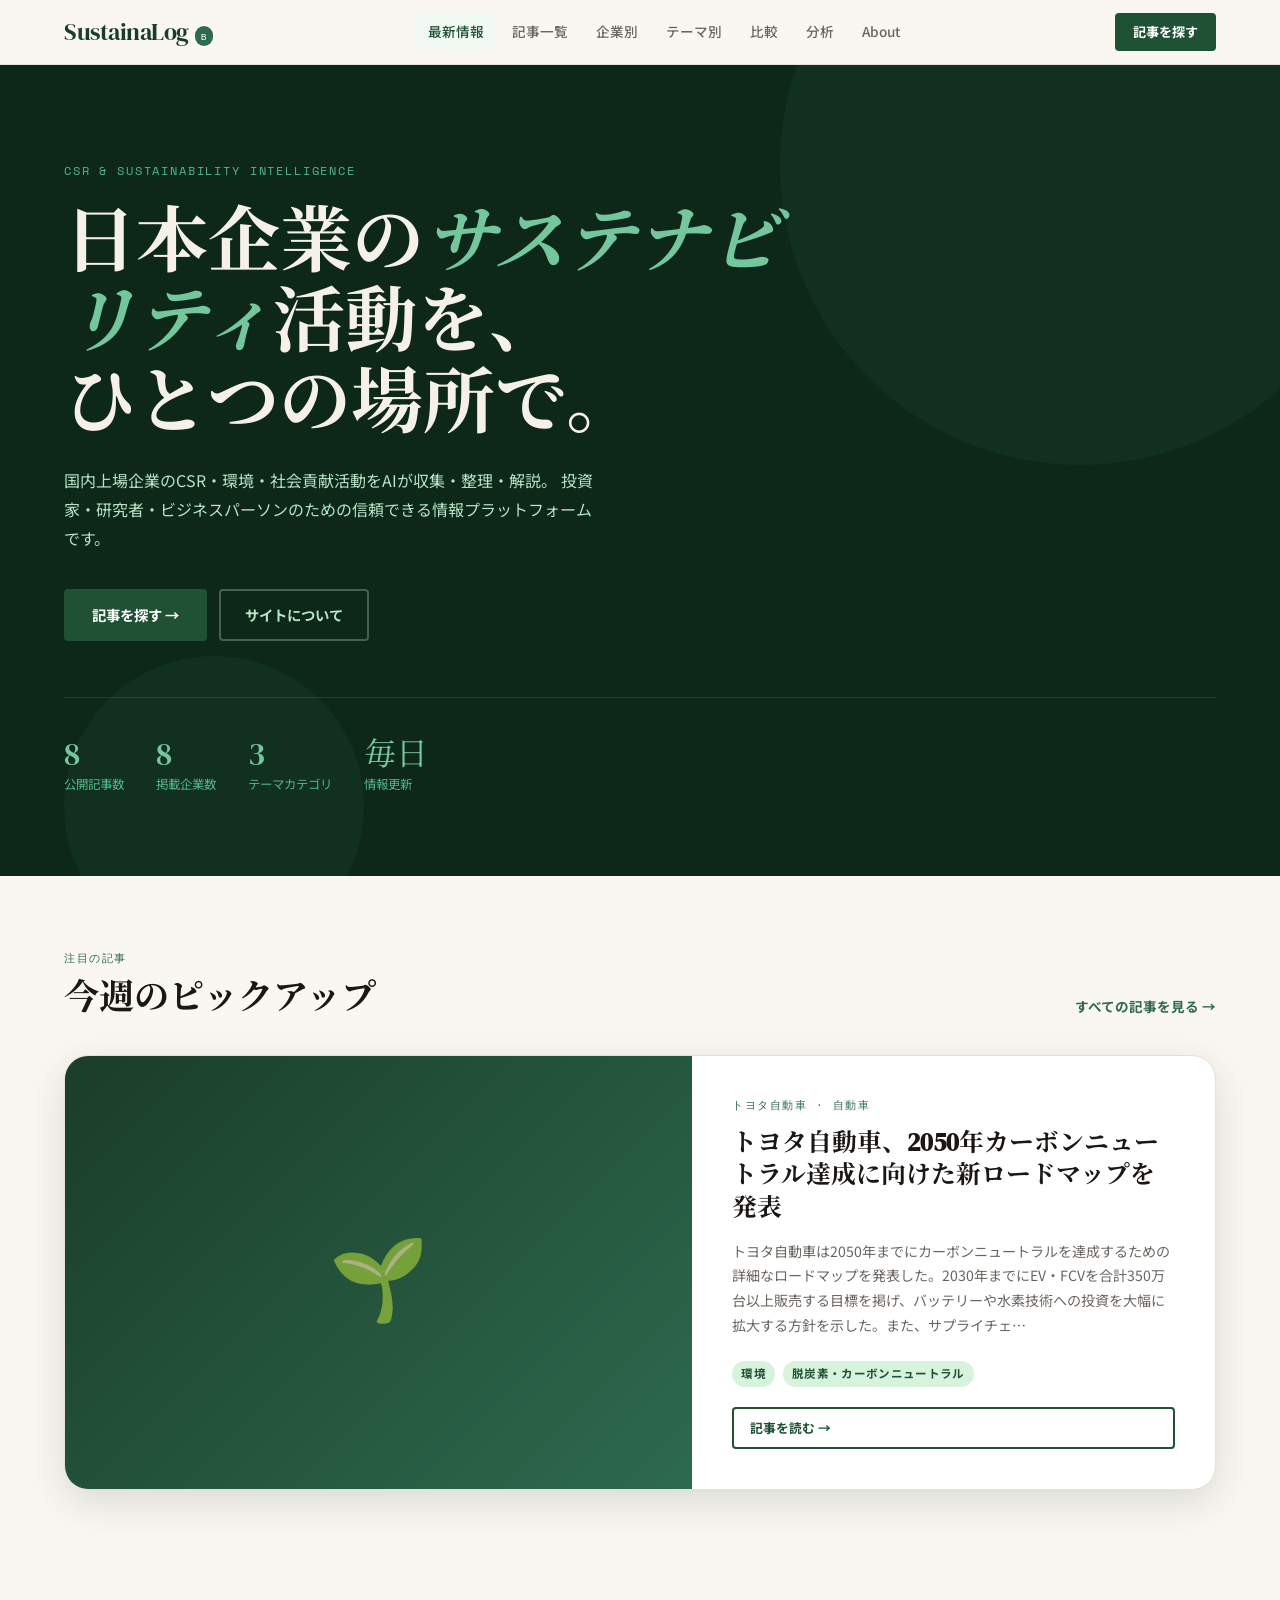
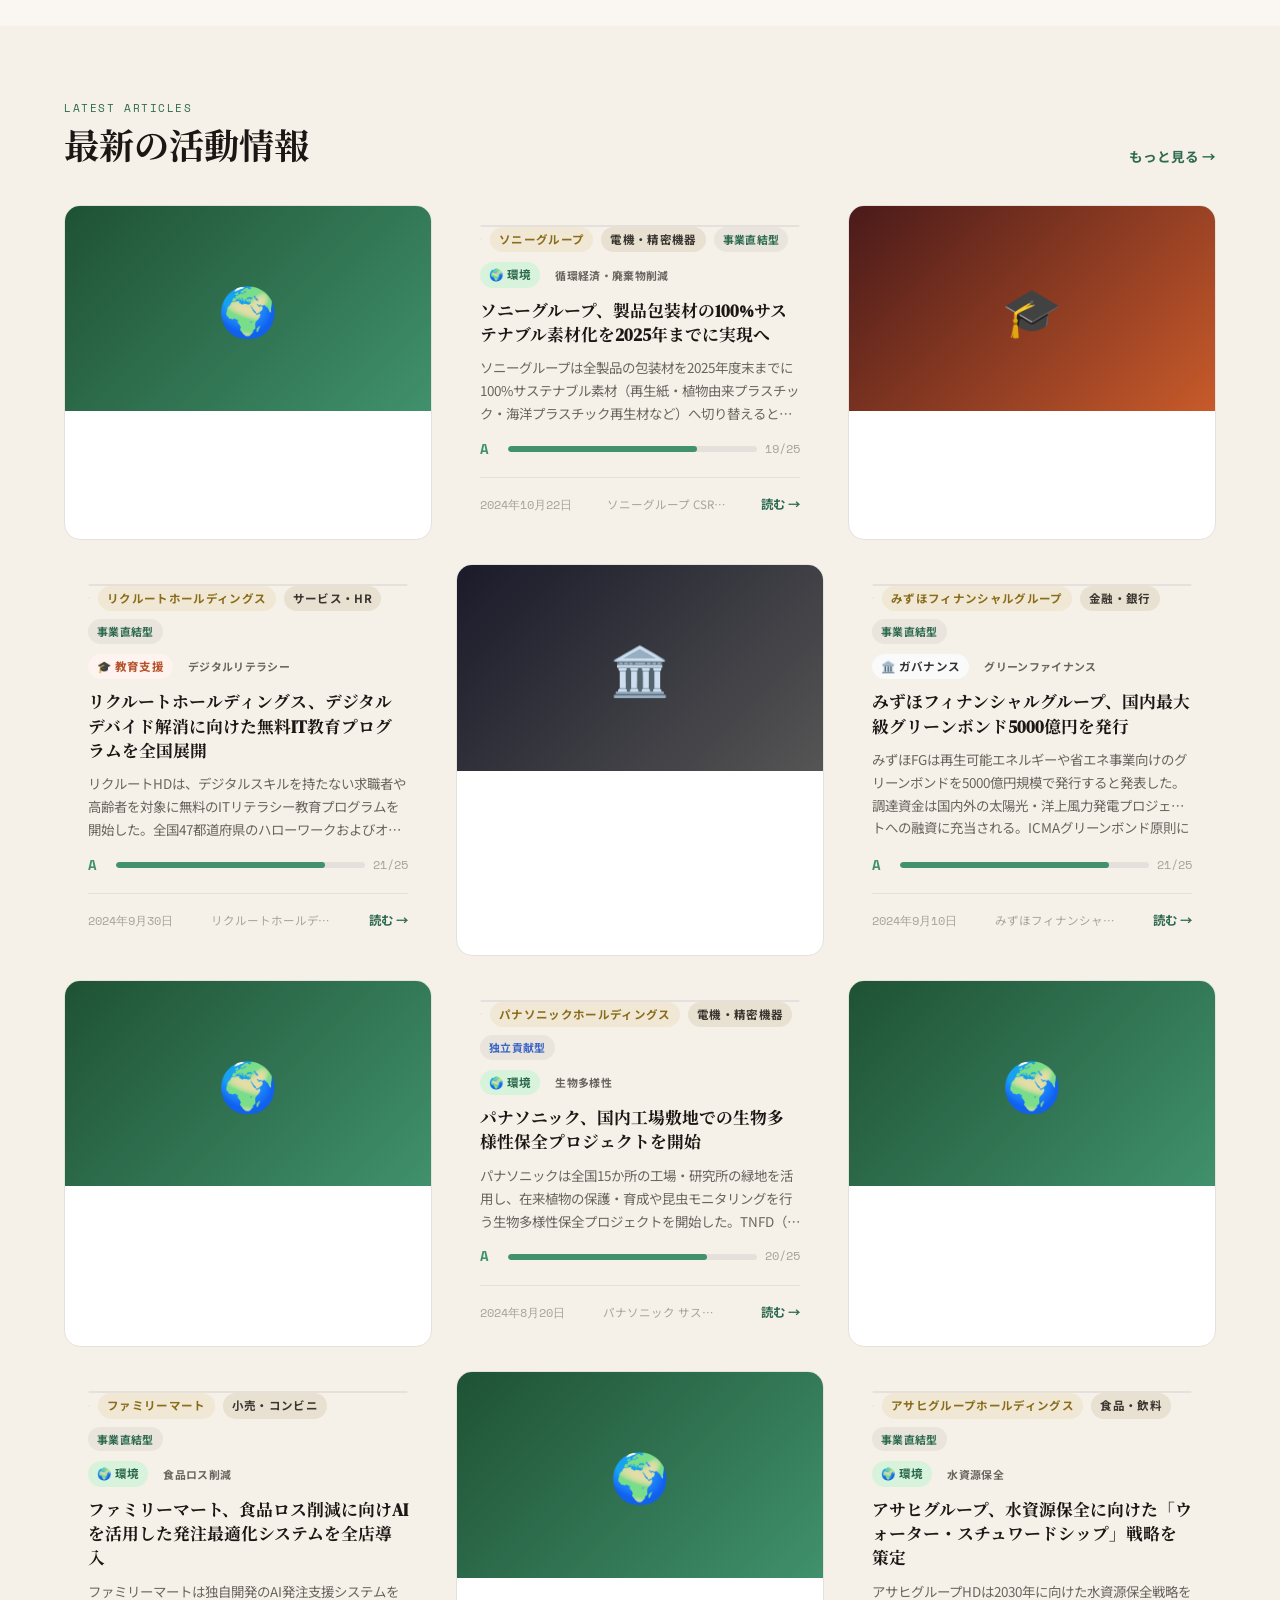
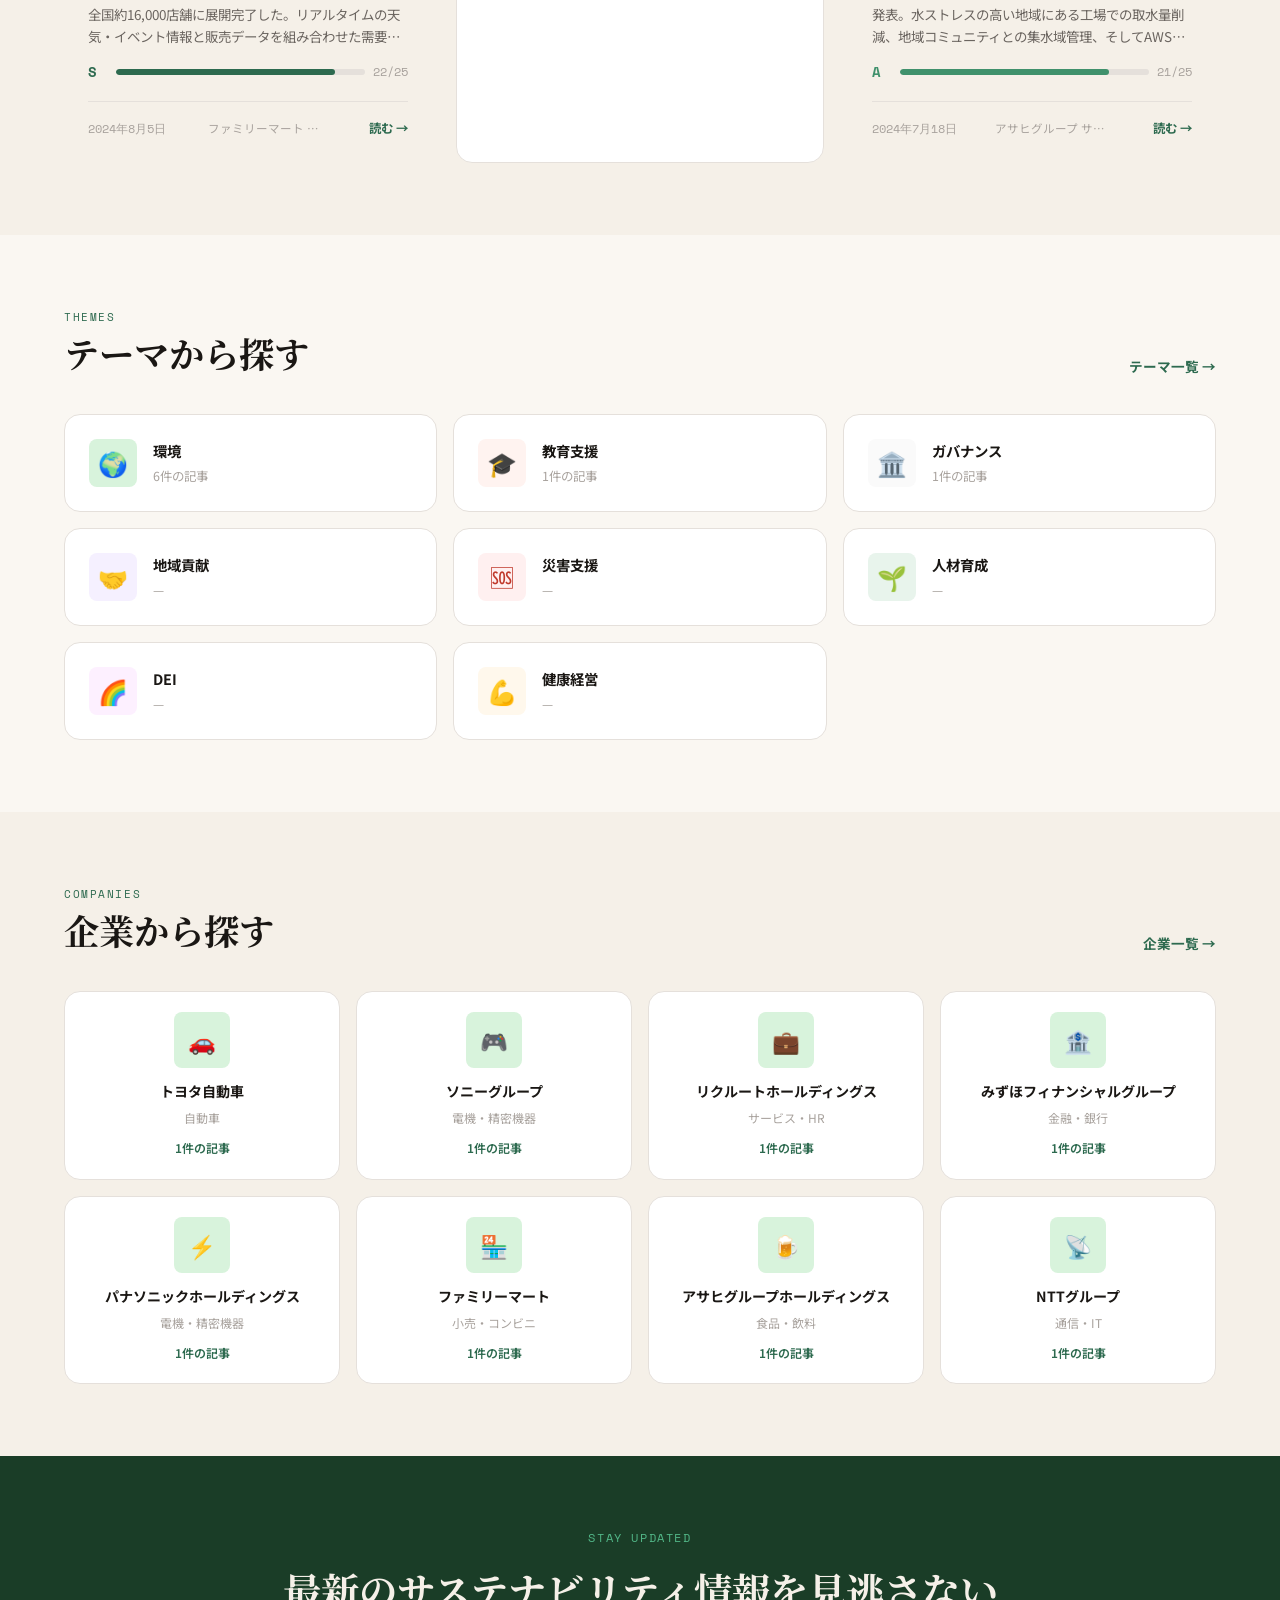
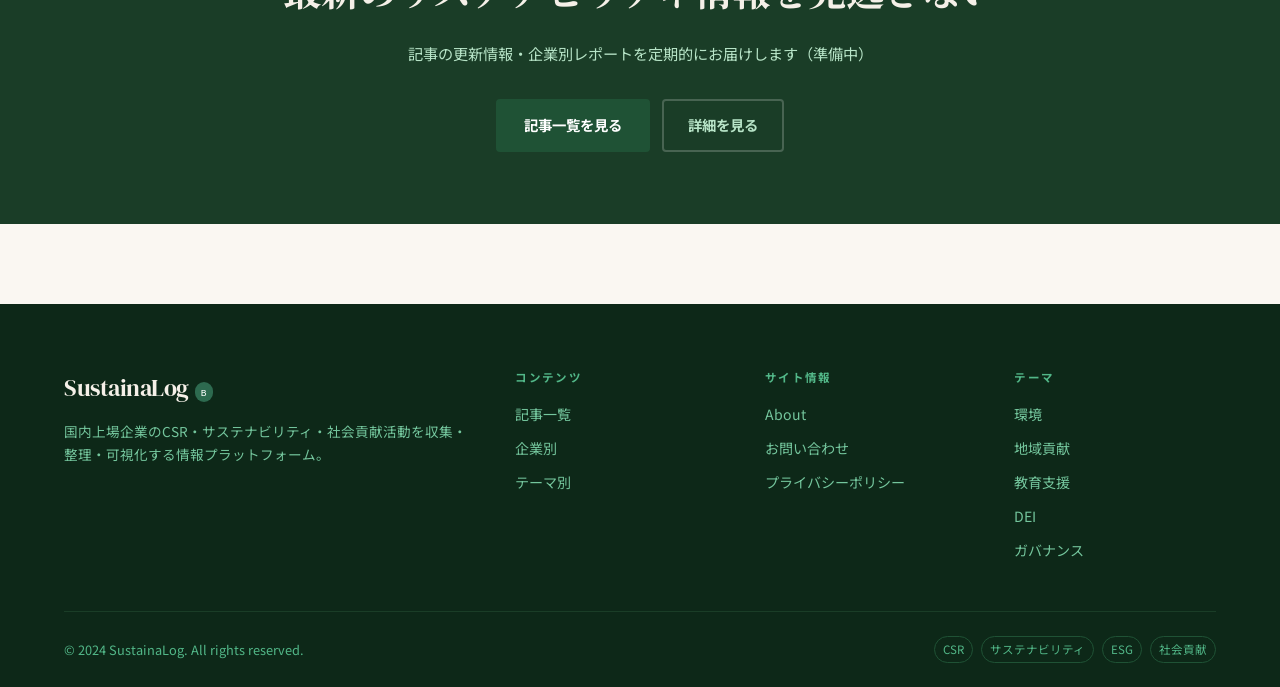
<file: index.html>
<!DOCTYPE html>
<html lang="ja">
<head>
  <meta charset="UTF-8">
  <meta name="viewport" content="width=device-width, initial-scale=1.0">
  <title>SustainaLog — 国内企業のCSR・サステナビリティ情報プラットフォーム</title>
  <meta name="description" content="国内上場企業のCSR・サステナビリティ・社会貢献活動を収集・整理・可視化する情報プラットフォーム。">
  <link rel="icon" href="data:image/svg+xml,<svg xmlns='http://www.w3.org/2000/svg' viewBox='0 0 100 100'><text y='.9em' font-size='90'>🌿</text></svg>">
  <meta property="og:type" content="website">
  <meta property="og:title" content="SustainaLog — 日本企業のサステナビリティ情報">
  <meta property="og:description" content="国内上場企業のCSR・サステナビリティ・社会貢献活動を収集・整理・可視化する情報プラットフォーム。">
  <meta property="og:site_name" content="SustainaLog">
  <meta name="twitter:card" content="summary">
  <link rel="stylesheet" href="style.css">
  <style>@keyframes spin { to { transform: rotate(360deg); } }</style>
</head>
<body>

<div id="header-mount"></div>

<!-- ─── HERO ─── -->
<section class="hero">
  <div class="hero-bg-decor">
    <div class="hero-circle" style="width:600px;height:600px;top:-200px;right:-100px;"></div>
    <div class="hero-circle" style="width:300px;height:300px;bottom:-80px;left:5%;"></div>
  </div>
  <div class="container" style="position:relative;z-index:1;">
    <p class="hero-label">CSR &amp; Sustainability Intelligence</p>
    <h1>日本企業の<em>サステナビリティ</em>活動を、<br>ひとつの場所で。</h1>
    <p class="hero-desc">国内上場企業のCSR・環境・社会貢献活動をAIが収集・整理・解説。
    投資家・研究者・ビジネスパーソンのための信頼できる情報プラットフォームです。</p>
    <div class="hero-actions">
      <a href="articles.html" class="btn btn-primary">記事を探す →</a>
      <a href="about.html" class="btn" style="color:var(--green-200);border:2px solid rgba(255,255,255,0.25);padding:12px 24px;border-radius:4px;font-weight:700;font-size:0.9rem;">サイトについて</a>
    </div>
    <div class="hero-stats">
      <div class="stat-item"><div class="stat-num" id="stat-articles">—</div><div class="stat-label">公開記事数</div></div>
      <div class="stat-item"><div class="stat-num" id="stat-companies">—</div><div class="stat-label">掲載企業数</div></div>
      <div class="stat-item"><div class="stat-num" id="stat-themes">—</div><div class="stat-label">テーマカテゴリ</div></div>
      <div class="stat-item"><div class="stat-num">毎日</div><div class="stat-label">情報更新</div></div>
    </div>
  </div>
</section>

<!-- ─── FEATURED ─── -->
<section class="section">
  <div class="container">
    <div class="section-header">
      <div><p class="section-label">注目の記事</p><h2 class="section-title">今週のピックアップ</h2></div>
      <a href="articles.html" class="view-all">すべての記事を見る →</a>
    </div>
    <div id="featured-mount"><div style="text-align:center;padding:48px 0;"><div style="width:32px;height:32px;border:3px solid var(--ink-100);border-top-color:var(--green-500);border-radius:50%;animation:spin .7s linear infinite;margin:0 auto;"></div></div></div>
  </div>
</section>

<!-- ─── LATEST ─── -->
<section class="section section-alt">
  <div class="container">
    <div class="section-header">
      <div><p class="section-label">Latest Articles</p><h2 class="section-title">最新の活動情報</h2></div>
      <a href="articles.html" class="view-all">もっと見る →</a>
    </div>
    <div class="articles-grid" id="latest-mount"></div>
  </div>
</section>

<!-- ─── THEMES ─── -->
<section class="section">
  <div class="container">
    <div class="section-header">
      <div><p class="section-label">Themes</p><h2 class="section-title">テーマから探す</h2></div>
      <a href="themes.html" class="view-all">テーマ一覧 →</a>
    </div>
    <div class="themes-grid" id="themes-mount"></div>
  </div>
</section>

<!-- ─── COMPANIES ─── -->
<section class="section section-alt">
  <div class="container">
    <div class="section-header">
      <div><p class="section-label">Companies</p><h2 class="section-title">企業から探す</h2></div>
      <a href="companies.html" class="view-all">企業一覧 →</a>
    </div>
    <div class="companies-grid" id="companies-mount"></div>
  </div>
</section>

<!-- ─── CTA ─── -->
<section class="section" style="background:var(--green-800);padding:72px 0;">
  <div class="container" style="text-align:center;">
    <p style="font-family:var(--font-mono);font-size:0.72rem;letter-spacing:0.14em;text-transform:uppercase;color:var(--green-400);margin-bottom:12px;">Stay Updated</p>
    <h2 style="font-family:var(--font-serif);font-size:clamp(1.6rem,4vw,2.4rem);color:var(--cream);margin-bottom:16px;">最新のサステナビリティ情報を見逃さない</h2>
    <p style="color:var(--green-200);margin-bottom:32px;font-size:0.95rem;">記事の更新情報・企業別レポートを定期的にお届けします（準備中）</p>
    <div style="display:flex;gap:12px;justify-content:center;flex-wrap:wrap;">
      <a href="articles.html" class="btn btn-primary">記事一覧を見る</a>
      <a href="about.html" class="btn" style="color:var(--green-200);border:2px solid rgba(255,255,255,0.2);padding:12px 24px;border-radius:4px;font-weight:700;font-size:0.9rem;">詳細を見る</a>
    </div>
  </div>
</section>

<div id="footer-mount"></div>

<script src="schema.js"></script>
<script src="dummy-data.js"></script>
<script src="sheets-api.js"></script>
<script src="public-data.js"></script>
<script src="data.js"></script>
<script>
document.getElementById('header-mount').innerHTML = renderHeader('index.html');
document.getElementById('footer-mount').innerHTML = renderFooter();





(async () => {
  await loadPublicArticles();
  const articles = getPublicArticles();
  const csrMeta = (typeof CSR_TYPE_META !== 'undefined') ? CSR_TYPE_META : {};
  const companies = new Set(articles.map(a => a.company_name).filter(Boolean));
  const themes    = new Set(articles.map(a => a.csr_type).filter(Boolean));
  document.getElementById('stat-articles').textContent  = articles.length;
  document.getElementById('stat-companies').textContent = companies.size || '—';
  document.getElementById('stat-themes').textContent    = themes.size || Object.keys(csrMeta).length;

  // テーマグリッド
  const themeSummaries = (typeof getThemeSummaries === 'function') ? getThemeSummaries() : [];
  const themeItems = themeSummaries.length > 0
    ? themeSummaries.slice(0, 8).map(t => ({ icon: t.icon, name: t.name, color: t.color, accent: t.accent, count: t.article_count }))
    : Object.entries(csrMeta).slice(0, 8).map(([name, m]) => ({ icon: m.icon, name, color: m.color, accent: m.accent, count: 0 }));
  document.getElementById('themes-mount').innerHTML = themeItems.map(t =>
    `<a href="theme.html?name=${encodeURIComponent(t.name)}" class="theme-tile">
      <div class="theme-icon" style="background:${t.color};color:${t.accent}">${t.icon}</div>
      <div><div class="theme-name">${t.name}</div><div class="theme-count">${t.count > 0 ? t.count + '件の記事' : '—'}</div></div>
    </a>`).join('');

  // 企業グリッド
  const coSummaries = (typeof getCompanySummaries === 'function') ? getCompanySummaries() : [];
  document.getElementById('companies-mount').innerHTML = coSummaries.length > 0
    ? coSummaries.slice(0, 8).map(c =>
      `<a href="company.html?name=${encodeURIComponent(c.company_name)}" class="company-card">
        <div class="company-logo-placeholder">${c.icon || '🏢'}</div>
        <div class="company-card-name">${c.company_name}</div>
        <div class="company-card-industry">${c.industry || ''}</div>
        <div class="company-card-count">${c.article_count}件の記事</div>
      </a>`).join('')
    : '<p style="color:var(--ink-300);font-size:.88rem;text-align:center;padding:32px 0;grid-column:1/-1;">公開企業がありません</p>';
  const featEl   = document.getElementById('featured-mount');
  const featured = articles.slice().sort((a, b) => (b.total_score || 0) - (a.total_score || 0))[0];
  if (featured) {
    const ad = adaptArticleForUI(featured);
    featEl.innerHTML = `<a href="article.html?slug=${featured.slug}" class="featured-card"><div class="featured-img"><span style="font-size:5rem;opacity:0.7">🌱</span></div><div class="featured-body"><p class="featured-eyebrow">${ad.company} · ${ad.industry}</p><h2 class="featured-title">${ad.title}</h2><p class="featured-summary">${(ad.summary||'').substring(0,120)}…</p><div style="display:flex;gap:8px;flex-wrap:wrap;margin-bottom:20px;">${(ad.themes||[]).slice(0,3).map(t=>`<span class="tag tag-theme">${t}</span>`).join('')}</div><span class="btn btn-outline btn-sm">記事を読む →</span></div></a>`;
  } else {
    featEl.innerHTML = `<div style="text-align:center;padding:48px;color:var(--ink-300);"><p style="font-size:2rem;margin-bottom:12px;">🌿🋱</p><p >公開記事がまだありません。管理画面で記事を承認してください。</p><a href="admin.html" style="font-size:.84rem;color:var(--green-600);">管理画面へ →</a></div>`;
  }
  const latest = articles.filter(a => !featured || a.slug !== featured.slug).slice(0,6).map(adaptArticleForUI);
  document.getElementById('latest-mount').innerHTML = latest.length > 0 ? latest.map(renderCard).join('') : '<p style="color:var(--ink-300);font-size:.88rem;text-align:center;padding:32px 0;">公開記事がありません</p>';
  initScrollAnimations();
})();
</script>
</body>
</html>
</file>
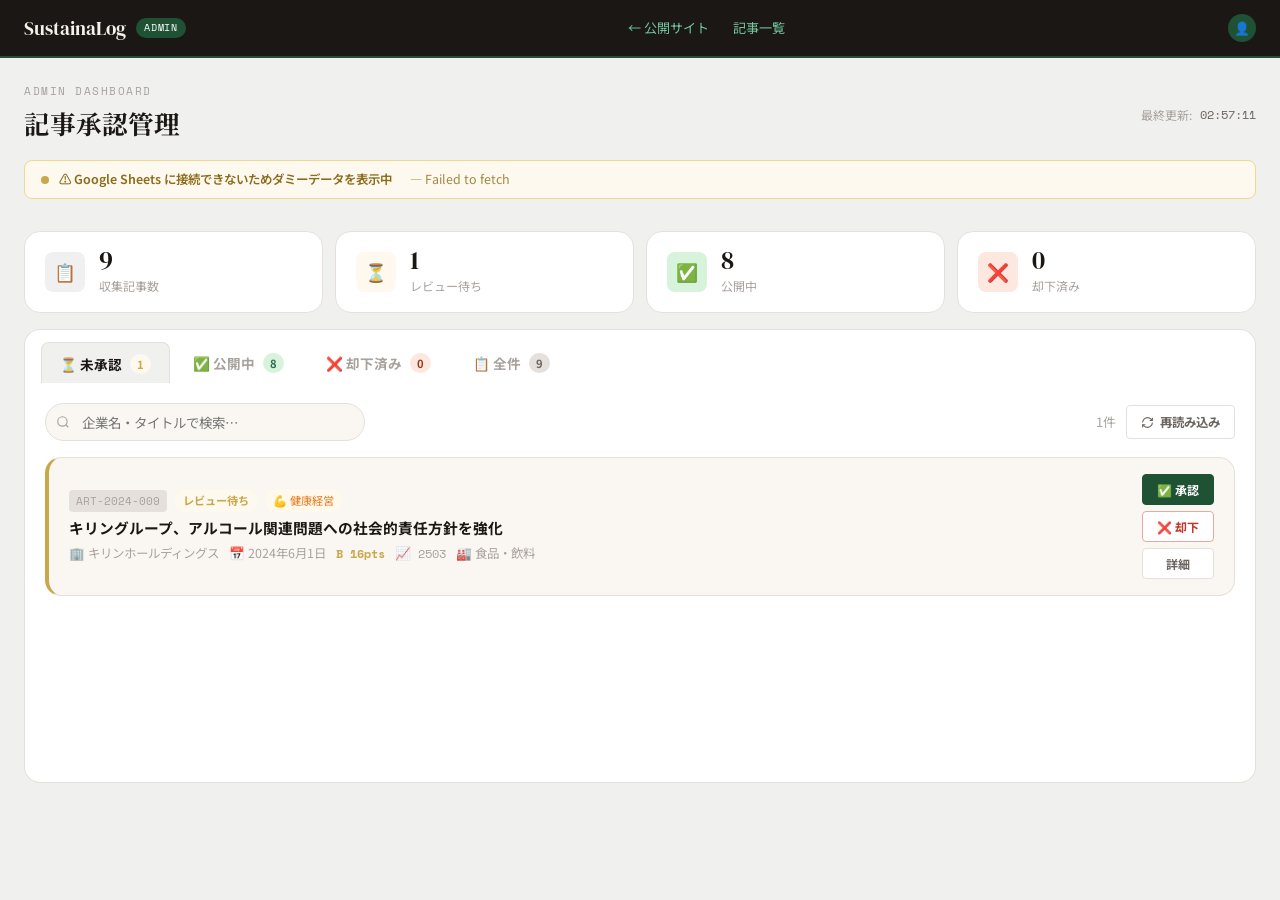
<file: admin.html>
<!DOCTYPE html>
<html lang="ja">
<head>
  <meta charset="UTF-8">
  <meta name="viewport" content="width=device-width, initial-scale=1.0">
  <title>管理画面 — SustainaLog Admin</title>
  <link rel="stylesheet" href="style.css">
  <style>
    /* ================================================
       ADMIN — 管理画面専用スタイル
       ================================================ */
    body { background: #f0f0ee; }

    /* ── Admin Header ── */
    .admin-header {
      background: var(--ink-900);
      position: sticky; top: 0; z-index: 200;
      border-bottom: 2px solid var(--green-700);
    }
    .admin-header-inner {
      display: flex; align-items: center;
      justify-content: space-between; height: 56px; gap: 16px;
    }
    .admin-logo-main { font-family: var(--font-serif); font-size: 1.2rem; color: var(--cream); }
    .admin-badge {
      font-family: var(--font-mono); font-size: 0.62rem;
      background: var(--green-700); color: var(--white);
      padding: 2px 8px; border-radius: 99px;
      letter-spacing: 0.08em; text-transform: uppercase;
    }
    .admin-nav-link {
      font-size: 0.82rem; color: var(--green-300);
      padding: 4px 10px; border-radius: var(--radius-sm);
      transition: background var(--transition);
    }
    .admin-nav-link:hover { background: rgba(255,255,255,.08); color: var(--white); }
    .admin-avatar {
      width: 28px; height: 28px; border-radius: 50%;
      background: var(--green-700);
      display: flex; align-items: center; justify-content: center; font-size: .8rem;
    }

    /* ── Layout ── */
    .admin-layout { max-width: 1280px; margin: 0 auto; padding: 0 24px; }

    /* ── Data Source Banner ── */
    .data-source-banner {
      display: flex; align-items: center; gap: 10px;
      padding: 8px 16px; border-radius: var(--radius-md);
      font-size: 0.78rem; font-weight: 600;
      margin-bottom: 16px;
    }
    .banner-sheets { background: #e8f4ec; color: #1f5235; border: 1px solid #b7e4c7; }
    .banner-fallback { background: #fef9ef; color: #8a6c1a; border: 1px solid #f0d98c; }
    .banner-error { background: #fde8e0; color: #7a2a1a; border: 1px solid #f0a090; }
    .banner-loading { background: var(--ink-100); color: var(--ink-500); border: 1px solid var(--ink-100); }
    .banner-dot { width: 8px; height: 8px; border-radius: 50%; flex-shrink: 0; }

    /* ── Stats Bar ── */
    .stats-bar { display: grid; grid-template-columns: repeat(4,1fr); gap: 12px; padding: 16px 0; }
    .stat-card {
      background: var(--white); border-radius: var(--radius-lg);
      padding: 16px 20px; border: 1px solid var(--ink-100);
      display: flex; align-items: center; gap: 14px;
    }
    .stat-icon {
      width: 40px; height: 40px; border-radius: var(--radius-md);
      display: flex; align-items: center; justify-content: center;
      font-size: 1.1rem; flex-shrink: 0;
    }
    .stat-card-num { font-family: var(--font-serif); font-size: 1.6rem; color: var(--ink-900); line-height: 1; }
    .stat-card-label { font-size: .75rem; color: var(--ink-300); margin-top: 2px; }

    /* ── Tabs ── */
    .admin-tabs {
      display: flex; gap: 4px;
      background: var(--white); border-radius: var(--radius-lg) var(--radius-lg) 0 0;
      padding: 12px 16px 0; border: 1px solid var(--ink-100); border-bottom: none;
      overflow-x: auto; -webkit-overflow-scrolling: touch;
    }
    .admin-tab {
      display: flex; align-items: center; gap: 8px;
      padding: 10px 18px; font-size: .85rem; font-weight: 700;
      color: var(--ink-300); border-radius: var(--radius-md) var(--radius-md) 0 0;
      border: 1.5px solid transparent; border-bottom: none;
      cursor: pointer; transition: all var(--transition);
      white-space: nowrap; background: none; font-family: var(--font-sans);
    }
    .admin-tab:hover { color: var(--ink-700); background: var(--cream-light); }
    .admin-tab.active {
      color: var(--ink-900); background: #f0f0ee;
      border-color: var(--ink-100); border-bottom-color: #f0f0ee;
      margin-bottom: -1px;
    }
    .tab-count {
      font-size: .7rem; font-weight: 700; padding: 2px 7px;
      border-radius: 99px; min-width: 20px; text-align: center;
    }
    .tab-pending   .tab-count { background: #fef9ef; color: #c9a84c; }
    .tab-published .tab-count { background: #d8f3dc; color: #2d6a4f; }
    .tab-rejected  .tab-count { background: #fde8e0; color: #9a3b1a; }
    .tab-all       .tab-count { background: var(--ink-100); color: var(--ink-500); }

    /* ── Panel ── */
    .admin-panel {
      background: var(--white); border: 1px solid var(--ink-100);
      border-top: none; border-radius: 0 0 var(--radius-lg) var(--radius-lg);
      padding: 20px; min-height: 400px;
    }
    .admin-toolbar {
      display: flex; align-items: center; justify-content: space-between;
      gap: 12px; margin-bottom: 16px; flex-wrap: wrap;
    }
    .admin-search-wrap { position: relative; flex: 1; max-width: 320px; }
    .admin-search {
      width: 100%; padding: 8px 12px 8px 36px;
      border: 1.5px solid var(--ink-100); border-radius: 99px;
      font-size: .84rem; font-family: var(--font-sans);
      background: var(--cream-light); outline: none;
      transition: border-color var(--transition);
    }
    .admin-search:focus { border-color: var(--green-500); }
    .admin-search-icon {
      position: absolute; left: 11px; top: 50%;
      transform: translateY(-50%); color: var(--ink-300); pointer-events: none;
    }
    .admin-result-count { font-size: .8rem; color: var(--ink-300); }
    .reload-btn {
      font-size: .78rem; font-weight: 700; padding: 7px 14px;
      border-radius: var(--radius-sm); border: 1.5px solid var(--ink-100);
      background: var(--white); color: var(--ink-500); cursor: pointer;
      font-family: var(--font-sans); transition: all var(--transition);
      display: flex; align-items: center; gap: 6px;
    }
    .reload-btn:hover { border-color: var(--green-400); color: var(--green-700); }
    .reload-btn.spinning svg { animation: spin .8s linear infinite; }
    @keyframes spin { to { transform: rotate(360deg); } }

    /* ── Cards ── */
    .admin-cards { display: flex; flex-direction: column; gap: 10px; }
    .admin-card {
      background: var(--cream-light); border: 1.5px solid var(--ink-100);
      border-radius: var(--radius-lg); padding: 16px 20px;
      display: grid; grid-template-columns: 1fr auto;
      gap: 12px; align-items: center;
      transition: box-shadow var(--transition), border-color var(--transition);
      cursor: pointer;
    }
    .admin-card:hover { box-shadow: var(--shadow-md); border-color: var(--green-300); }
    .admin-card.status-pending_review { border-left: 4px solid #c9a84c; }
    .admin-card.status-published      { border-left: 4px solid #2d6a4f; }
    .admin-card.status-rejected       { border-left: 4px solid #c0392b; opacity: .78; }
    .admin-card-id {
      font-family: var(--font-mono); font-size: .68rem;
      color: var(--ink-300); background: var(--ink-100);
      padding: 2px 7px; border-radius: 4px;
    }
    .admin-card-title {
      font-weight: 700; font-size: .92rem; color: var(--ink-900);
      margin-bottom: 4px; line-height: 1.4;
      display: -webkit-box; -webkit-line-clamp: 2;
      -webkit-box-orient: vertical; overflow: hidden;
    }
    .admin-card-meta {
      display: flex; align-items: center; gap: 10px;
      flex-wrap: wrap; font-size: .78rem; color: var(--ink-300);
    }
    .admin-card-actions { display: flex; flex-direction: column; gap: 6px; flex-shrink: 0; }
    .admin-btn {
      font-size: .75rem; font-weight: 700; padding: 6px 14px;
      border-radius: var(--radius-sm); border: 1.5px solid transparent;
      cursor: pointer; font-family: var(--font-sans);
      transition: all var(--transition); white-space: nowrap;
    }
    .admin-btn-approve { background: var(--green-700); color: var(--white); border-color: var(--green-700); }
    .admin-btn-approve:hover { background: var(--green-600); }
    .admin-btn-reject  { background: var(--white); color: #c0392b; border-color: #e8a9a0; }
    .admin-btn-reject:hover  { background: #fde8e0; }
    .admin-btn-detail  { background: var(--white); color: var(--ink-500); border-color: var(--ink-100); }
    .admin-btn-detail:hover  { background: var(--cream); color: var(--ink-900); }
    .admin-btn-revert  { background: var(--white); color: var(--ink-500); border-color: var(--ink-100); font-size: .72rem; }
    .admin-btn-revert:hover  { background: var(--cream); }

    /* ── Loading / Empty / Error States ── */
    .state-box {
      text-align: center; padding: 64px 24px;
    }
    .state-box-icon { font-size: 2.8rem; margin-bottom: 14px; }
    .state-box h3 { font-size: 1rem; color: var(--ink-700); margin-bottom: 8px; }
    .state-box p  { font-size: .84rem; color: var(--ink-300); line-height: 1.6; }
    .loading-spinner {
      width: 36px; height: 36px; border: 3px solid var(--ink-100);
      border-top-color: var(--green-500); border-radius: 50%;
      animation: spin .7s linear infinite;
      margin: 0 auto 16px;
    }

    /* ── Modal ── */
    .modal-overlay {
      display: none; position: fixed; inset: 0;
      background: rgba(10,20,15,.65); z-index: 500;
      align-items: flex-start; justify-content: center;
      padding: 24px 16px; overflow-y: auto;
      backdrop-filter: blur(4px);
    }
    .modal-overlay.open { display: flex; }
    .modal {
      background: var(--white); border-radius: var(--radius-xl);
      width: 100%; max-width: 780px; margin: auto; overflow: hidden;
      box-shadow: var(--shadow-xl);
      animation: modalIn .22s cubic-bezier(.34,1.56,.64,1);
    }
    @keyframes modalIn {
      from { opacity:0; transform:scale(.95) translateY(12px); }
      to   { opacity:1; transform:scale(1)   translateY(0); }
    }
    .modal-header {
      background: var(--ink-900); padding: 20px 24px;
      display: flex; justify-content: space-between;
      align-items: flex-start; gap: 16px;
    }
    .modal-header-left { flex: 1; min-width: 0; }
    .modal-article-id { font-family: var(--font-mono); font-size: .68rem; color: var(--green-400); margin-bottom: 6px; }
    .modal-title { font-family: var(--font-serif); font-size: 1.1rem; color: var(--cream); line-height: 1.35; margin-bottom: 6px; }
    .modal-source-title { font-size: .75rem; color: var(--green-400); font-style: italic; }
    .modal-close {
      width: 32px; height: 32px; border-radius: 50%;
      background: rgba(255,255,255,.1); color: var(--white);
      display: flex; align-items: center; justify-content: center;
      font-size: 1.1rem; cursor: pointer; flex-shrink: 0;
      transition: background var(--transition); border: none; font-family: inherit;
    }
    .modal-close:hover { background: rgba(255,255,255,.2); }
    .modal-section { padding: 20px 24px; border-bottom: 1px solid var(--ink-100); }
    .modal-section:last-child { border-bottom: none; }
    .modal-section-title {
      font-size: .68rem; font-weight: 700; letter-spacing: .12em;
      text-transform: uppercase; color: var(--ink-300); margin-bottom: 12px;
    }
    .modal-text { font-size: .88rem; color: var(--ink-700); line-height: 1.75; }
    .modal-info-grid { display: grid; grid-template-columns: 1fr 1fr; gap: 0; }
    .modal-info-row {
      display: flex; flex-direction: column; padding: 10px 0;
      border-bottom: 1px solid var(--ink-100); gap: 3px;
    }
    .modal-info-row:nth-last-child(-n+2) { border-bottom: none; }
    .modal-info-label { font-size: .68rem; font-weight: 700; color: var(--ink-300); letter-spacing: .05em; }
    .modal-info-value { font-size: .84rem; color: var(--ink-700); word-break: break-all; }
    .modal-info-value a { color: var(--green-600); }
    .modal-info-value a:hover { text-decoration: underline; }
    .modal-tags { display: flex; flex-wrap: wrap; gap: 6px; }
    .modal-tag {
      font-size: .72rem; padding: 3px 10px; border-radius: 99px;
      background: var(--cream); color: var(--ink-500); border: 1px solid var(--ink-100);
    }
    .modal-score-grid { display: grid; grid-template-columns: 1fr 1fr; gap: 10px; }
    .modal-score-item { background: var(--cream-light); border-radius: var(--radius-md); padding: 10px 14px; }
    .modal-score-label { font-size: .72rem; color: var(--ink-300); margin-bottom: 4px; }
    .modal-score-bar-wrap { display: flex; align-items: center; gap: 8px; }
    .modal-score-bar { flex: 1; height: 5px; background: var(--ink-100); border-radius: 3px; overflow: hidden; }
    .modal-score-fill { height: 100%; border-radius: 3px; background: var(--green-500); }
    .modal-score-num { font-family: var(--font-mono); font-size: .75rem; font-weight: 700; color: var(--ink-700); }
    .modal-total-score {
      display: flex; align-items: center; justify-content: center; gap: 12px;
      padding: 12px; background: var(--green-50); border-radius: var(--radius-md); margin-top: 10px;
    }
    .modal-total-rank { font-family: var(--font-serif); font-size: 2rem; font-weight: 700; line-height: 1; }
    .modal-footer {
      padding: 16px 24px; background: var(--cream-light);
      border-top: 1px solid var(--ink-100);
      display: flex; align-items: center; justify-content: space-between;
      gap: 12px; flex-wrap: wrap;
    }
    .modal-footer-status { display: flex; align-items: center; gap: 8px; font-size: .84rem; color: var(--ink-500); }
    .modal-footer-actions { display: flex; gap: 8px; flex-wrap: wrap; }
    .modal-btn {
      font-size: .84rem; font-weight: 700; padding: 9px 20px;
      border-radius: var(--radius-sm); border: 1.5px solid transparent;
      cursor: pointer; font-family: var(--font-sans); transition: all var(--transition);
    }
    .modal-btn-approve { background: var(--green-700); color: var(--white); border-color: var(--green-700); }
    .modal-btn-approve:hover { background: var(--green-600); }
    .modal-btn-reject  { background: var(--white); color: #c0392b; border-color: #e8a9a0; }
    .modal-btn-reject:hover  { background: #fde8e0; }
    .modal-btn-close   { background: var(--white); color: var(--ink-500); border-color: var(--ink-100); }
    .modal-btn-close:hover   { background: var(--cream); }
    .modal-btn-revert  { background: var(--white); color: var(--ink-300); border-color: var(--ink-100); font-size: .78rem; }
    .modal-btn-revert:hover  { background: var(--cream); color: var(--ink-700); }

    /* ── Toast ── */
    .toast {
      position: fixed; bottom: 24px; right: 24px;
      background: var(--ink-900); color: var(--white);
      font-size: .84rem; font-weight: 600; padding: 12px 20px;
      border-radius: var(--radius-lg); box-shadow: var(--shadow-lg);
      z-index: 1000; transform: translateY(80px); opacity: 0;
      transition: transform .3s cubic-bezier(.34,1.56,.64,1), opacity .3s;
      display: flex; align-items: center; gap: 10px; max-width: 320px;
    }
    .toast.show { transform: translateY(0); opacity: 1; }

    /* ── Responsive ── */
    @media(max-width:768px) {
      .stats-bar { grid-template-columns: repeat(2,1fr); }
      .admin-card { grid-template-columns: 1fr; }
      .admin-card-actions { flex-direction: row; flex-wrap: wrap; }
      .modal-info-grid { grid-template-columns: 1fr; }
      .modal-score-grid { grid-template-columns: 1fr; }
      .modal-footer { flex-direction: column; align-items: stretch; }
      .modal-btn { flex: 1; text-align: center; }
    }
    @media(max-width:480px) {
      .stats-bar { grid-template-columns: 1fr 1fr; gap: 8px; }
      .admin-tab { padding: 8px 12px; font-size: .78rem; }
    }
  </style>
</head>
<body>

<!-- ── Admin Header ── -->
<header class="admin-header">
  <div class="admin-layout">
    <div class="admin-header-inner">
      <a href="index.html" style="display:flex;align-items:center;gap:10px;">
        <span class="admin-logo-main">SustainaLog</span>
        <span class="admin-badge">Admin</span>
      </a>
      <nav style="display:flex;gap:4px;">
        <a href="index.html"  class="admin-nav-link">← 公開サイト</a>
        <a href="articles.html" class="admin-nav-link">記事一覧</a>
      </nav>
      <div style="display:flex;align-items:center;gap:8px;">
        <div class="admin-avatar">👤</div>
      </div>
    </div>
  </div>
</header>

<!-- ── Main ── -->
<main style="padding:0 0 80px;">
  <div class="admin-layout">

    <!-- Page Title -->
    <div style="padding:24px 0 12px;display:flex;align-items:center;justify-content:space-between;flex-wrap:wrap;gap:12px;">
      <div>
        <p style="font-family:var(--font-mono);font-size:.68rem;letter-spacing:.14em;text-transform:uppercase;color:var(--ink-300);margin-bottom:4px;">Admin Dashboard</p>
        <h1 style="font-family:var(--font-serif);font-size:1.6rem;color:var(--ink-900);">記事承認管理</h1>
      </div>
      <div style="display:flex;align-items:center;gap:8px;">
        <span style="font-size:.75rem;color:var(--ink-300);">最終更新:</span>
        <span id="last-updated" style="font-family:var(--font-mono);font-size:.75rem;color:var(--ink-500);">—</span>
      </div>
    </div>

    <!-- Data Source Banner -->
    <div id="data-source-banner"></div>

    <!-- Stats Bar -->
    <div class="stats-bar" id="stats-bar">
      ${[1,2,3,4].map(()=>`
        <div class="stat-card">
          <div class="stat-icon" style="background:var(--ink-100);"></div>
          <div><div style="height:24px;width:48px;background:var(--ink-100);border-radius:4px;margin-bottom:6px;"></div>
          <div style="height:12px;width:72px;background:var(--ink-100);border-radius:4px;"></div></div>
        </div>`).join('')}
    </div>

    <!-- Tabs + Panel -->
    <div>
      <div class="admin-tabs" id="admin-tabs">
        <div style="padding:10px 18px;color:var(--ink-300);font-size:.84rem;">読み込み中...</div>
      </div>
      <div class="admin-panel">
        <div class="admin-toolbar">
          <div class="admin-search-wrap">
            <svg class="admin-search-icon" width="14" height="14" fill="none" stroke="currentColor" stroke-width="2" viewBox="0 0 24 24"><circle cx="11" cy="11" r="8"/><path d="m21 21-4.3-4.3"/></svg>
            <input type="text" class="admin-search" id="admin-search" placeholder="企業名・タイトルで検索…" oninput="renderCurrentTab()">
          </div>
          <div style="display:flex;align-items:center;gap:10px;">
            <span class="admin-result-count" id="result-count"></span>
            <button class="reload-btn" id="reload-btn" onclick="reloadData()">
              <svg width="13" height="13" fill="none" stroke="currentColor" stroke-width="2" viewBox="0 0 24 24"><path d="M3 12a9 9 0 0 1 9-9 9.75 9.75 0 0 1 6.74 2.74L21 8"/><path d="M21 3v5h-5"/><path d="M21 12a9 9 0 0 1-9 9 9.75 9.75 0 0 1-6.74-2.74L3 16"/><path d="M8 16H3v5"/></svg>
              再読み込み
            </button>
          </div>
        </div>
        <div class="admin-cards" id="admin-cards">
          <div class="state-box">
            <div class="loading-spinner"></div>
            <h3>データを読み込み中...</h3>
            <p>Google Sheets からデータを取得しています</p>
          </div>
        </div>
      </div>
    </div>

  </div>
</main>

<!-- Modal -->
<div class="modal-overlay" id="modal-overlay" onclick="handleOverlayClick(event)">
  <div class="modal"><div id="modal-content"></div></div>
</div>

<!-- Toast -->
<div class="toast" id="toast">
  <span id="toast-icon">✅</span>
  <span id="toast-msg"></span>
</div>

<!-- Scripts: schema → dummy-data → sheets-api → data → admin logic -->
<script src="schema.js"></script>
<script src="dummy-data.js"></script>
<script src="sheets-api.js"></script>
<script src="data.js"></script>
<script>
// ============================================================
// Article Store（実データまたはダミーデータを格納）
// ============================================================
let articleStore = [];       // 全記事（Sheetsまたはダミー）
let dataSource   = 'loading'; // 'sheets' | 'fallback' | 'error' | 'loading'
let dataError    = null;

// ローカルstate: article_id → status（ローカル承認操作用）
const localState = new Map();

function getStatus(articleId) {
  return localState.get(articleId)
    || (articleStore.find(a => a.article_id === articleId) || {}).status
    || ARTICLE_STATUS.PENDING_REVIEW;
}

// 処理中フラグ（二重送信防止）
const processingIds = new Set();

// ステータス更新（Sheets書き込み対応）
async function updateArticleStatus(articleId, newStatus) {
  // ① ローカルstateを先に更新（UIを即時反映）
  const prevStatus = getStatus(articleId);
  localState.set(articleId, newStatus);
  refreshAll();

  // ② Google Sheets に書き込み（GAS Webhook）
  if (typeof updateStatusInSheets === 'function' && isWriteEnabled()) {
    const result = await updateStatusInSheets(articleId, newStatus);
    if (!result.success) {
      // 失敗時: ローカルstateをロールバック
      localState.set(articleId, prevStatus);
      refreshAll();
      throw new Error(result.error || 'Sheets更新に失敗しました');
    }
  }
}

// ============================================================
// Data Loading
// ============================================================
let currentTab = 'pending_review';

async function loadData() {
  setLoadingState();

  const result = await fetchArticlesFromSheets();
  articleStore = result.data || [];
  dataSource   = result.source;
  dataError    = result.error;

  // localStateを初期化
  localState.clear();

  renderBanner();
  renderStats();
  renderTabs();
  renderCurrentTab();
  updateLastUpdated();
}

async function reloadData() {
  const btn = document.getElementById('reload-btn');
  btn.classList.add('spinning');
  await loadData();
  btn.classList.remove('spinning');
  showToast('🔄', 'データを再読み込みしました');
}

function setLoadingState() {
  document.getElementById('admin-cards').innerHTML = `
    <div class="state-box">
      <div class="loading-spinner"></div>
      <h3>データを読み込み中...</h3>
      <p>Google Sheets からデータを取得しています</p>
    </div>`;
}

function updateLastUpdated() {
  const now = new Date();
  document.getElementById('last-updated').textContent =
    now.toLocaleTimeString('ja-JP', { hour: '2-digit', minute: '2-digit', second: '2-digit' });
}

// ============================================================
// Banner
// ============================================================
function renderBanner() {
  const el = document.getElementById('data-source-banner');

  if (dataSource === 'sheets') {
    const writeStatus = (typeof isWriteEnabled === 'function' && isWriteEnabled())
      ? '<span style="margin-left:12px;padding:2px 8px;border-radius:99px;background:#d8f3dc;color:#2d6a4f;font-size:.7rem;font-weight:700;">✏️ 書き込み有効</span>'
      : '<span style="margin-left:12px;padding:2px 8px;border-radius:99px;background:#fef9ef;color:#c9a84c;font-size:.7rem;font-weight:700;">👁 読み取り専用</span>';
    el.innerHTML = `
      <div class="data-source-banner banner-sheets">
        <div class="banner-dot" style="background:#2d6a4f;"></div>
        ✅ Google Sheets からリアルタイムデータを読み込んでいます（${articleStore.length}件）
        ${writeStatus}
      </div>`;
  } else if (dataSource === 'fallback' && dataError) {
    el.innerHTML = `
      <div class="data-source-banner banner-fallback">
        <div class="banner-dot" style="background:#c9a84c;"></div>
        ⚠️ Google Sheets に接続できないためダミーデータを表示中
        <span style="font-weight:400;margin-left:8px;opacity:.8;">— ${dataError}</span>
      </div>`;
  } else if (dataSource === 'fallback') {
    el.innerHTML = `
      <div class="data-source-banner banner-fallback">
        <div class="banner-dot" style="background:#c9a84c;"></div>
        ⚠️ SPREADSHEET_ID が未設定です。sheets-api.js を設定してください。
        <a href="#" onclick="showSetupGuide()" style="margin-left:8px;color:#8a6c1a;text-decoration:underline;">設定方法</a>
      </div>`;
  } else {
    el.innerHTML = '';
  }
}

// ============================================================
// Stats Bar
// ============================================================
function renderStats() {
  const total     = articleStore.length;
  const pending   = articleStore.filter(a => getStatus(a.article_id) === ARTICLE_STATUS.PENDING_REVIEW).length;
  const published = articleStore.filter(a => getStatus(a.article_id) === ARTICLE_STATUS.PUBLISHED).length;
  const rejected  = articleStore.filter(a => getStatus(a.article_id) === ARTICLE_STATUS.REJECTED).length;

  document.getElementById('stats-bar').innerHTML = [
    { icon:'📋', num:total,     label:'収集記事数',   color:'#f0f0f0', accent:'#555' },
    { icon:'⏳', num:pending,   label:'レビュー待ち', color:'#fef9ef', accent:'#c9a84c' },
    { icon:'✅', num:published, label:'公開中',       color:'#d8f3dc', accent:'#2d6a4f' },
    { icon:'❌', num:rejected,  label:'却下済み',     color:'#fde8e0', accent:'#9a3b1a' },
  ].map(s => `
    <div class="stat-card">
      <div class="stat-icon" style="background:${s.color};color:${s.accent};">${s.icon}</div>
      <div>
        <div class="stat-card-num">${s.num}</div>
        <div class="stat-card-label">${s.label}</div>
      </div>
    </div>`).join('');
}

// ============================================================
// Tabs
// ============================================================
const TABS = [
  { key: 'pending_review', label: '未承認',   cls: 'tab-pending',   icon: '⏳' },
  { key: 'published',      label: '公開中',   cls: 'tab-published', icon: '✅' },
  { key: 'rejected',       label: '却下済み', cls: 'tab-rejected',  icon: '❌' },
  { key: 'all',            label: '全件',     cls: 'tab-all',       icon: '📋' },
];

function renderTabs() {
  document.getElementById('admin-tabs').innerHTML = TABS.map(t => {
    const count = articleStore.filter(a =>
      t.key === 'all' || getStatus(a.article_id) === t.key
    ).length;
    return `
      <button class="admin-tab ${t.cls} ${currentTab === t.key ? 'active' : ''}"
              onclick="switchTab('${t.key}')">
        ${t.icon} ${t.label}
        <span class="tab-count">${count}</span>
      </button>`;
  }).join('');
}

function switchTab(key) {
  currentTab = key;
  renderTabs();
  renderCurrentTab();
}

// ============================================================
// Cards
// ============================================================
function getFilteredArticles() {
  const q = (document.getElementById('admin-search')?.value || '').toLowerCase();
  return articleStore.filter(a => {
    const status = getStatus(a.article_id);
    const matchTab = currentTab === 'all' || status === currentTab;
    const matchQ = !q ||
      (a.translated_title || '').toLowerCase().includes(q) ||
      (a.company_name || '').toLowerCase().includes(q) ||
      (a.article_id || '').toLowerCase().includes(q) ||
      (a.csr_type || '').toLowerCase().includes(q) ||
      (a.industry || '').toLowerCase().includes(q);
    return matchTab && matchQ;
  });
}

function renderCurrentTab() {
  const articles  = getFilteredArticles();
  const container = document.getElementById('admin-cards');
  document.getElementById('result-count').textContent = `${articles.length}件`;

  if (articleStore.length === 0 && dataSource !== 'loading') {
    container.innerHTML = `
      <div class="state-box">
        <div class="state-box-icon">📭</div>
        <h3>データがありません</h3>
        <p>Google Sheets にまだデータがないか、シートが空です。<br>
           データを追加してから再読み込みしてください。</p>
      </div>`;
    return;
  }

  if (articles.length === 0) {
    container.innerHTML = `
      <div class="state-box">
        <div class="state-box-icon">🌿</div>
        <h3>該当する記事がありません</h3>
        <p>検索条件を変えるか、他のタブを確認してください。</p>
      </div>`;
    return;
  }

  container.innerHTML = articles.map(a => {
    const status    = getStatus(a.article_id);
    const stMeta    = ARTICLE_STATUS_LABEL[status] || {};
    const csrMeta   = CSR_TYPE_META[a.csr_type] || {};
    const rank      = scoreToRank(Number(a.total_score) || 0);
    const isPending  = status === ARTICLE_STATUS.PENDING_REVIEW;
    const isPublished= status === ARTICLE_STATUS.PUBLISHED;
    const isRejected = status === ARTICLE_STATUS.REJECTED;

    return `
      <div class="admin-card status-${status}" onclick="openModal('${a.article_id}')">
        <div style="min-width:0;">
          <div style="display:flex;align-items:center;gap:8px;flex-wrap:wrap;margin-bottom:6px;">
            <span class="admin-card-id">${a.article_id || '—'}</span>
            <span style="font-size:.7rem;font-weight:700;padding:2px 8px;border-radius:99px;background:${stMeta.bg};color:${stMeta.color};">${stMeta.label}</span>
            <span style="font-size:.7rem;padding:2px 8px;border-radius:99px;background:${csrMeta.color||'#eee'};color:${csrMeta.accent||'#666'};">${csrMeta.icon||''} ${a.csr_type||'—'}</span>
          </div>
          <div class="admin-card-title">${a.translated_title || a.source_title || '（タイトルなし）'}</div>
          <div class="admin-card-meta">
            <span>🏢 ${a.company_name || '—'}</span>
            <span>📅 ${formatDate(a.published_at)}</span>
            <span style="font-family:var(--font-mono);color:${rank.color};font-weight:700;">${rank.label} ${a.total_score||0}pts</span>
            ${a.ticker ? `<span style="font-family:var(--font-mono);">📈 ${a.ticker}</span>` : ''}
            ${a.industry ? `<span>🏭 ${a.industry}</span>` : ''}
          </div>
        </div>
        <div class="admin-card-actions" onclick="event.stopPropagation()">
          ${isPending ? `
            <button class="admin-btn admin-btn-approve" onclick="handleApprove('${a.article_id}')">✅ 承認</button>
            <button class="admin-btn admin-btn-reject"  onclick="handleReject('${a.article_id}')">❌ 却下</button>` : ''}
          ${isPublished ? `
            <button class="admin-btn admin-btn-revert" onclick="handleRevert('${a.article_id}')">↩ 取り消し</button>` : ''}
          ${isRejected ? `
            <button class="admin-btn admin-btn-revert" onclick="handleRevert('${a.article_id}')">↩ 差し戻し</button>` : ''}
          <button class="admin-btn admin-btn-detail" onclick="openModal('${a.article_id}')">詳細</button>
        </div>
      </div>`;
  }).join('');
}

// ============================================================
// Status Actions（Sheets書き込み＋ローディング＋エラー対応）
// ============================================================
async function handleApprove(id) {
  if (processingIds.has(id)) return;
  processingIds.add(id);
  setButtonsDisabled(id, true);
  showToast('⏳', 'Sheetsに保存中...');
  try {
    await updateArticleStatus(id, ARTICLE_STATUS.PUBLISHED);
    const writeMode = isWriteEnabled() ? 'Sheetsに保存しました ✅' : '承認しました（ローカルのみ）';
    showToast('✅', `記事を公開しました。${writeMode}`);
    closeModal();
  } catch (err) {
    showToast('❌', '承認に失敗しました: ' + err.message);
  } finally {
    processingIds.delete(id);
    setButtonsDisabled(id, false);
  }
}

async function handleReject(id) {
  if (processingIds.has(id)) return;
  processingIds.add(id);
  setButtonsDisabled(id, true);
  showToast('⏳', 'Sheetsに保存中...');
  try {
    await updateArticleStatus(id, ARTICLE_STATUS.REJECTED);
    const writeMode = isWriteEnabled() ? 'Sheetsに保存しました ✅' : '却下しました（ローカルのみ）';
    showToast('❌', `記事を却下しました。${writeMode}`);
    closeModal();
  } catch (err) {
    showToast('❌', '却下に失敗しました: ' + err.message);
  } finally {
    processingIds.delete(id);
    setButtonsDisabled(id, false);
  }
}

async function handleRevert(id) {
  if (processingIds.has(id)) return;
  processingIds.add(id);
  setButtonsDisabled(id, true);
  showToast('⏳', 'Sheetsに保存中...');
  try {
    await updateArticleStatus(id, ARTICLE_STATUS.PENDING_REVIEW);
    const writeMode = isWriteEnabled() ? 'Sheetsに保存しました ✅' : '差し戻しました（ローカルのみ）';
    showToast('↩', `レビュー待ちに戻しました。${writeMode}`);
    closeModal();
  } catch (err) {
    showToast('❌', '差し戻しに失敗しました: ' + err.message);
  } finally {
    processingIds.delete(id);
    setButtonsDisabled(id, false);
  }
}

// ボタンの有効/無効を切り替え（二重クリック防止）
function setButtonsDisabled(articleId, disabled) {
  document.querySelectorAll(
    `[onclick*="handleApprove('${articleId}')"],
     [onclick*="handleReject('${articleId}')"],
     [onclick*="handleRevert('${articleId}')"]`
  ).forEach(btn => {
    btn.disabled = disabled;
    btn.style.opacity = disabled ? '0.5' : '1';
    btn.style.cursor = disabled ? 'not-allowed' : 'pointer';
  });
}

function refreshAll() {
  renderStats();
  renderTabs();
  renderCurrentTab();
}

// ============================================================
// Modal
// ============================================================
function openModal(articleId) {
  const a = articleStore.find(x => x.article_id === articleId);
  if (!a) return;

  const status     = getStatus(a.article_id);
  const stMeta     = ARTICLE_STATUS_LABEL[status] || {};
  const csrMeta    = CSR_TYPE_META[a.csr_type] || {};
  const rank       = scoreToRank(Number(a.total_score) || 0);
  const isPending   = status === ARTICLE_STATUS.PENDING_REVIEW;
  const isPublished = status === ARTICLE_STATUS.PUBLISHED;
  const isRejected  = status === ARTICLE_STATUS.REJECTED;

  // スコア詳細
  const scoreRowsHtml = SCORE_DEFINITION.map(def => {
    const val = Number(a[def.key]) || 0;
    const pct = Math.round((val / def.max) * 100);
    return `
      <div class="modal-score-item">
        <div class="modal-score-label">${def.label}</div>
        <div class="modal-score-bar-wrap">
          <div class="modal-score-bar"><div class="modal-score-fill" style="width:${pct}%;"></div></div>
          <span class="modal-score-num">${val}/${def.max}</span>
        </div>
      </div>`;
  }).join('');

  // 分類タグ
  const tags = Array.isArray(a.classification_tags)
    ? a.classification_tags
    : (a.classification_tags || '').split(',').map(s => s.trim()).filter(Boolean);
  const tagsHtml = tags.map(t => `<span class="modal-tag">${t}</span>`).join('');

  // 企業・記事情報行
  const infoRows = [
    { label:'企業名',              value: a.company_name },
    { label:'証券コード',          value: a.ticker || '—' },
    { label:'業界',                value: a.industry },
    { label:'市場区分',            value: MARKET_LABEL[a.market] || a.market || '—' },
    { label:'CSR大分類',           value: `${csrMeta.icon||''} ${a.csr_type||'—'}` },
    { label:'CSR小分類',           value: a.csr_subtype || '—' },
    { label:'関係性タイプ',        value: (RELATION_TYPE_LABEL[a.relation_type]||{}).label || '—' },
    { label:'ステークホルダー',    value: a.stakeholder_type || '—' },
    { label:'公開日',              value: formatDate(a.published_at) },
    { label:'収集日',              value: formatDate(a.fetched_at) },
    { label:'引用元名',            value: a.source_name || '—' },
    { label:'引用元URL',           value: a.source_url,         isUrl: !!a.source_url },
    { label:'公式URL',             value: a.official_url,        isUrl: !!a.official_url },
    { label:'IR URL',              value: a.ir_url || '—',       isUrl: !!a.ir_url },
    { label:'サステナビリティURL', value: a.sustainability_url,  isUrl: !!a.sustainability_url },
  ];

  document.getElementById('modal-content').innerHTML = `
    <div class="modal-header">
      <div class="modal-header-left">
        <div class="modal-article-id">${a.article_id || '—'}</div>
        <div class="modal-title">${a.translated_title || a.source_title || '（タイトルなし）'}</div>
        ${a.source_title && a.source_title !== a.translated_title
          ? `<div class="modal-source-title">原題: ${a.source_title}</div>` : ''}
      </div>
      <button class="modal-close" onclick="closeModal()">✕</button>
    </div>
    <div>
      <!-- 要約 -->
      <div class="modal-section">
        <div class="modal-section-title">活動の概要（要約）</div>
        <p class="modal-text">${a.summary || '—'}</p>
      </div>
      <!-- AI解説 -->
      <div class="modal-section" style="background:var(--green-50);">
        <div class="modal-section-title" style="color:var(--green-600);">✦ AI解説・評価</div>
        <p class="modal-text">${a.ai_commentary || '—'}</p>
      </div>
      <!-- 企業・記事情報 -->
      <div class="modal-section">
        <div class="modal-section-title">企業・記事情報</div>
        <div class="modal-info-grid">
          ${infoRows.map(r => `
            <div class="modal-info-row">
              <span class="modal-info-label">${r.label}</span>
              <span class="modal-info-value">
                ${r.isUrl && r.value && r.value !== '—'
                  ? `<a href="${r.value}" target="_blank" rel="noopener">${r.value}</a>`
                  : (r.value || '—')}
              </span>
            </div>`).join('')}
        </div>
      </div>
      <!-- 分類タグ -->
      ${tagsHtml ? `
      <div class="modal-section">
        <div class="modal-section-title">分類タグ</div>
        <div class="modal-tags">${tagsHtml}</div>
      </div>` : ''}
      <!-- スコア -->
      <div class="modal-section">
        <div class="modal-section-title">評価スコア詳細</div>
        <div class="modal-score-grid">${scoreRowsHtml}</div>
        <div class="modal-total-score">
          <span class="modal-total-rank" style="color:${rank.color};">${rank.label}</span>
          <div>
            <div style="font-family:var(--font-mono);font-weight:700;font-size:1.1rem;color:${rank.color};">${a.total_score||0}/${SCORE_MAX_TOTAL}点</div>
            <div style="font-size:.72rem;color:var(--ink-300);">総合評価スコア</div>
          </div>
        </div>
      </div>
    </div>
    <!-- Footer -->
    <div class="modal-footer">
      <div class="modal-footer-status">
        <span>現在:</span>
        <span style="font-weight:700;padding:3px 10px;border-radius:99px;background:${stMeta.bg};color:${stMeta.color};">${stMeta.label}</span>
        ${dataSource === 'sheets' && (typeof isWriteEnabled === 'function' && isWriteEnabled())
          ? '<span style="font-size:.72rem;color:var(--green-600);margin-left:6px;">✏️ Sheets書き込み有効</span>'
          : dataSource === 'sheets'
            ? '<span style="font-size:.72rem;color:#c9a84c;margin-left:6px;">👁 読み取り専用（GAS未設定）</span>'
            : '<span style="font-size:.72rem;color:#c9a84c;margin-left:6px;">○ ローカルのみ</span>'}
      </div>
      <div class="modal-footer-actions">
        ${isPending  ? `
          <button class="modal-btn modal-btn-approve" onclick="handleApprove('${a.article_id}')">✅ 承認・公開</button>
          <button class="modal-btn modal-btn-reject"  onclick="handleReject('${a.article_id}')">❌ 却下</button>` : ''}
        ${isPublished ? `
          <button class="modal-btn modal-btn-revert" onclick="handleRevert('${a.article_id}')">↩ レビュー待ちに戻す</button>` : ''}
        ${isRejected  ? `
          <button class="modal-btn modal-btn-revert" onclick="handleRevert('${a.article_id}')">↩ 差し戻す</button>` : ''}
        <button class="modal-btn modal-btn-close" onclick="closeModal()">閉じる</button>
      </div>
    </div>`;

  document.getElementById('modal-overlay').classList.add('open');
  document.body.style.overflow = 'hidden';
}

function closeModal() {
  document.getElementById('modal-overlay').classList.remove('open');
  document.body.style.overflow = '';
}
function handleOverlayClick(e) {
  if (e.target === document.getElementById('modal-overlay')) closeModal();
}
document.addEventListener('keydown', e => { if (e.key === 'Escape') closeModal(); });

// ============================================================
// Setup Guide
// ============================================================
function showSetupGuide() {
  alert(`【Google Sheets 設定手順】

1. Google Sheets を新規作成
   https://sheets.new

2. シートを2枚作成:
   - articles（記事データ）
   - companies（企業マスタ）

3. articles シートの1行目にヘッダーを貼り付け:
   article_id, slug, company_name, ticker, market, industry,
   source_name, source_url, official_url, ir_url, sustainability_url,
   source_title, translated_title, summary, ai_commentary,
   csr_type, csr_subtype, relation_type, stakeholder_type,
   classification_tags, score_social_clarity, score_continuity,
   score_business_alignment, score_specificity, score_reference_value,
   total_score, published_at, fetched_at, status, publish_flag

4. シートを「リンクを知っている全員が閲覧可能」に設定

5. URLから SPREADSHEET_ID をコピー:
   https://docs.google.com/spreadsheets/d/{ここ}/edit

6. sheets-api.js の SPREADSHEET_ID を書き換える`);
}

// ============================================================
// Toast
// ============================================================
let toastTimer;
function showToast(icon, msg) {
  const toast = document.getElementById('toast');
  document.getElementById('toast-icon').textContent = icon;
  document.getElementById('toast-msg').textContent  = msg;
  toast.classList.add('show');
  clearTimeout(toastTimer);
  toastTimer = setTimeout(() => toast.classList.remove('show'), 2800);
}

// ============================================================
// Boot
// ============================================================
document.addEventListener('DOMContentLoaded', loadData);
</script>
</body>
</html>
</file>
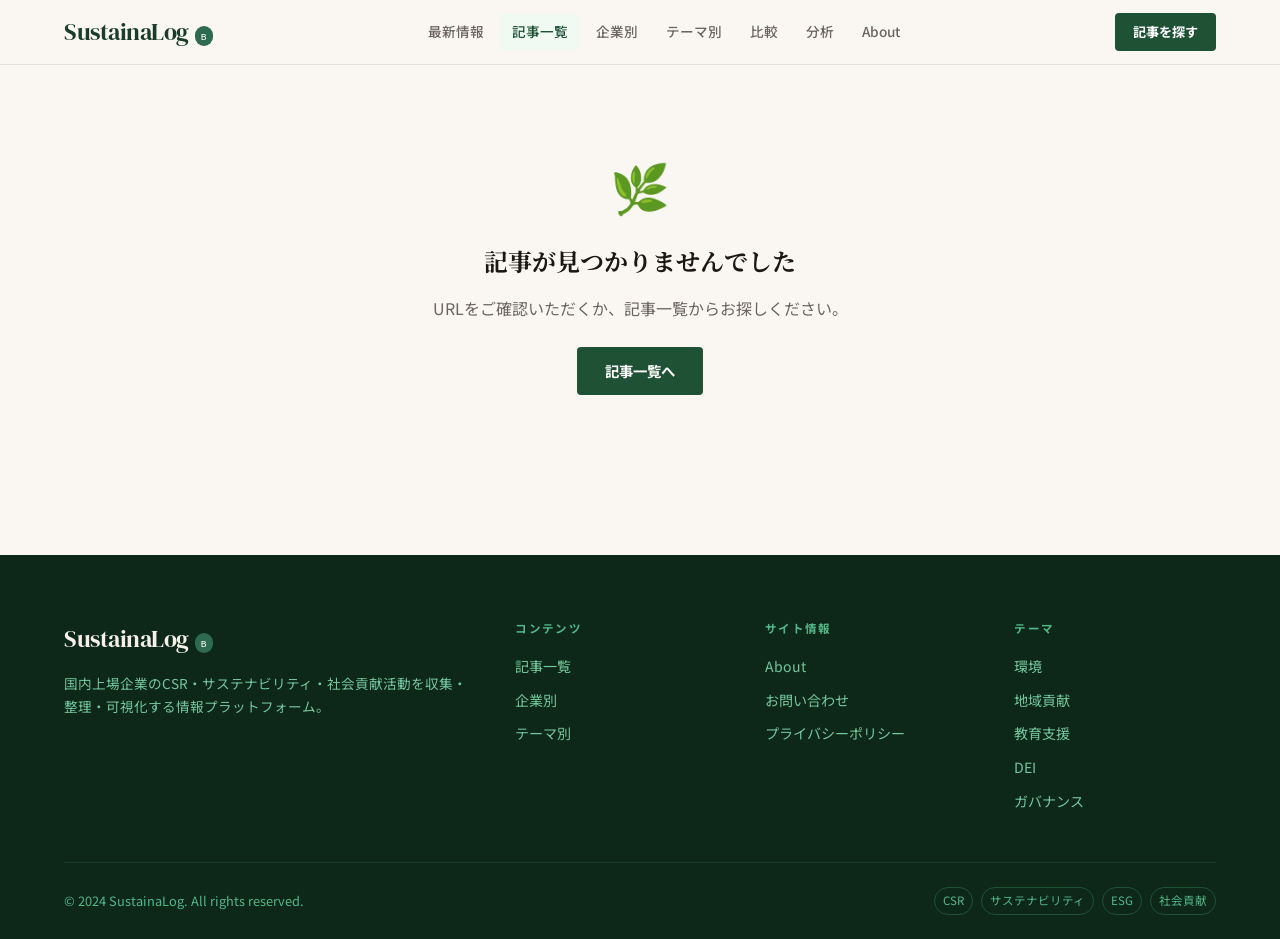
<file: article.html>
<!DOCTYPE html>
<html lang="ja">
<head>
  <meta charset="UTF-8">
  <meta name="viewport" content="width=device-width, initial-scale=1.0">
  <title>記事詳細 — SustainaLog</title>
  <link rel="icon" href="data:image/svg+xml,<svg xmlns='http://www.w3.org/2000/svg' viewBox='0 0 100 100'><text y='.9em' font-size='90'>🌿</text></svg>">
  <meta name="description" content="国内企業のCSR・サステナビリティ活動レポートの詳細。スコア・テーマ・引用元を掲載。">
  <meta property="og:type" content="website">
  <meta property="og:title" content="記事詳細 — SustainaLog">
  <meta property="og:description" content="国内企業のCSR・サステナビリティ活動レポートの詳細。スコア・テーマ・引用元を掲載。">
  <meta property="og:site_name" content="SustainaLog">
  <meta name="twitter:card" content="summary">
  <link rel="stylesheet" href="style.css">
  <style>
    @keyframes spin { to { transform: rotate(360deg); } }
    .share-bar{display:flex;gap:10px;margin-top:32px;padding-top:24px;border-top:1px solid var(--ink-100);flex-wrap:wrap;}
    .share-btn{display:flex;align-items:center;gap:6px;font-size:.8rem;font-weight:600;padding:8px 16px;border-radius:var(--radius-sm);border:1.5px solid var(--ink-100);color:var(--ink-500);background:var(--white);transition:all var(--transition);cursor:pointer;}
    .share-btn:hover{border-color:var(--green-400);color:var(--green-700);}
    .related-section{margin-top:64px;padding-top:48px;border-top:1px solid var(--ink-100);}
    .related-title{font-family:var(--font-serif);font-size:1.3rem;color:var(--ink-900);margin-bottom:24px;}
    .related-grid{display:grid;grid-template-columns:repeat(3,1fr);gap:20px;}
    @media(max-width:768px){.related-grid{grid-template-columns:1fr;}}
    .data-row{display:flex;justify-content:space-between;align-items:center;padding:8px 0;border-bottom:1px solid var(--ink-100);font-size:.84rem;gap:12px;}
    .data-row:last-child{border-bottom:none;}
    .data-label{color:var(--ink-300);font-weight:600;flex-shrink:0;}
    .data-value{color:var(--ink-700);text-align:right;word-break:break-all;}
    .back-link{display:inline-flex;align-items:center;gap:6px;font-size:.84rem;color:var(--green-600);margin-bottom:24px;transition:gap var(--transition);}
    .back-link:hover{gap:10px;}
    .score-detail{width:100%;border-collapse:collapse;font-size:.84rem;}
    .score-detail td{padding:10px 0;border-bottom:1px solid var(--ink-100);vertical-align:middle;}
    .score-detail tr:last-child td{border-bottom:none;}
    .score-label-cell{color:var(--ink-500);width:45%;}
    .score-bar-cell{width:40%;padding:0 12px;}
    .score-num-cell{text-align:right;font-family:var(--font-mono);font-weight:700;color:var(--ink-700);width:15%;}
    .score-mini-bar{height:6px;background:var(--ink-100);border-radius:3px;overflow:hidden;}
    .score-mini-fill{height:100%;border-radius:3px;background:var(--green-500);}
    .classification-tag{font-size:.72rem;color:var(--ink-500);background:var(--cream);padding:3px 10px;border-radius:99px;border:1px solid var(--ink-100);}
    .url-link{color:var(--green-600);font-size:.8rem;display:inline-flex;align-items:center;gap:4px;word-break:break-all;}
    .url-link:hover{text-decoration:underline;}
    .source-highlight{background:var(--green-50);border:1.5px solid var(--green-200);border-radius:var(--radius-md);padding:16px 20px;display:flex;align-items:flex-start;gap:12px;margin-bottom:16px;}
    .source-highlight-icon{font-size:1.2rem;flex-shrink:0;margin-top:2px;}
    .source-highlight-body{flex:1;min-width:0;}
    .source-highlight-label{font-size:.68rem;font-weight:700;letter-spacing:.1em;text-transform:uppercase;color:var(--green-600);margin-bottom:4px;}
    .source-highlight-link{font-size:.84rem;color:var(--green-700);font-weight:600;word-break:break-all;}
    .source-highlight-link:hover{text-decoration:underline;}
    .source-highlight-name{font-size:.76rem;color:var(--green-500);margin-top:2px;}
  </style>
</head>
<body>
<div id="header-mount"></div>
<div id="article-mount">
  <div style="text-align:center;padding:96px 24px;">
    <div style="width:40px;height:40px;border:3px solid var(--ink-100);border-top-color:var(--green-500);border-radius:50%;animation:spin .7s linear infinite;margin:0 auto 20px;"></div>
    <p style="color:var(--ink-300);font-size:.9rem;">記事を読み込み中...</p>
  </div>
</div>
<div id="footer-mount"></div>

<script src="schema.js"></script>
<script src="dummy-data.js"></script>
<script src="sheets-api.js"></script>
<script src="public-data.js"></script>
<script src="data.js"></script>
<script>
document.getElementById('header-mount').innerHTML = renderHeader('articles.html');
document.getElementById('footer-mount').innerHTML = renderFooter();

const params = new URLSearchParams(window.location.search);
const slug   = params.get('slug');

(async () => {
  await loadPublicArticles();
  const article = getPublicArticleBySlug(slug);
  const mount   = document.getElementById('article-mount');

  if (!article) {
    mount.innerHTML = `
      <div class="container" style="padding:80px 24px;text-align:center;">
        <p style="font-size:3rem;margin-bottom:16px;">🌿</p>
        <h2 style="font-family:var(--font-serif);margin-bottom:12px;">記事が見つかりませんでした</h2>
        <p style="color:var(--ink-500);margin-bottom:24px;">URLをご確認いただくか、記事一覧からお探しください。</p>
        <a href="articles.html" class="btn btn-primary">記事一覧へ</a>
      </div>`;
    return;
  }

  document.title = article.translated_title + ' — SustainaLog';

  const csrMeta  = CSR_TYPE_META[article.csr_type] || {};
  const relLabel = RELATION_TYPE_LABEL[article.relation_type] || null;
  const rank     = scoreToRank(article.total_score || 0);
  const company  = getCompanyByName(article.company_name) || {};

  // 関連記事（同テーマ）
  const related = getPublicArticles()
    .filter(a => a.slug !== article.slug && a.csr_type === article.csr_type)
    .slice(0, 3).map(adaptArticleForUI);
  const relatedHtml = related.length > 0 ? `
    <div class="related-section">
      <h2 class="related-title">同じテーマの記事</h2>
      <div class="related-grid">${related.map(renderCard).join('')}</div>
    </div>` : '';

  // スコア行
  const scoreRows = SCORE_DEFINITION.map(def => {
    const val = Number(article[def.key]) || 0;
    const pct = Math.round((val / def.max) * 100);
    return `<tr>
      <td class="score-label-cell">
        <div style="font-weight:600;color:var(--ink-700);font-size:.82rem;">${def.label}</div>
        <div style="font-size:.72rem;color:var(--ink-300);margin-top:2px;">${def.desc}</div>
      </td>
      <td class="score-bar-cell"><div class="score-mini-bar"><div class="score-mini-fill" style="width:${pct}%;"></div></div></td>
      <td class="score-num-cell">${val}/${def.max}</td>
    </tr>`;
  }).join('');

  // 分類タグ
  const tags = Array.isArray(article.classification_tags)
    ? article.classification_tags
    : (article.classification_tags || '').split(',').map(s => s.trim()).filter(Boolean);
  const tagsHtml = tags.map(t => `<span class="classification-tag">${t}</span>`).join('');

  // ─── 引用元リンク（メインハイライト + サブリンク）
  // メイン引用元（記事ソース）
  const sourceHighlightHtml = article.source_url ? `
    <div class="source-highlight">
      <div class="source-highlight-icon">📄</div>
      <div class="source-highlight-body">
        <div class="source-highlight-label">引用元記事</div>
        <a href="${article.source_url}" target="_blank" rel="noopener noreferrer" class="source-highlight-link">
          ${article.source_title || article.translated_title} ↗
        </a>
        ${article.source_name ? `<div class="source-highlight-name">${article.source_name}</div>` : ''}
      </div>
    </div>` : '';

  // サブリンク群（企業サイト / IR / サステナ）
  const subLinks = [
    { label: '企業公式サイト',         url: article.official_url      || (company && company.official_url),         name: article.company_name },
    { label: 'サステナビリティ情報',   url: article.sustainability_url|| (company && company.sustainability_url),    name: 'サステナビリティページ' },
    { label: 'IR情報',                 url: article.ir_url            || (company && company.ir_url),                name: '投資家向け情報' },
  ].filter(l => l.url);

  const subLinksHtml = subLinks.map(l => `
    <div class="data-row">
      <span class="data-label">${l.label}</span>
      <a href="${l.url}" target="_blank" rel="noopener noreferrer" class="url-link">${l.name} <span style="opacity:.5;">↗</span></a>
    </div>`).join('');

  const linksSection = (sourceHighlightHtml || subLinksHtml) ? `
    <div style="background:var(--white);border:1px solid var(--ink-100);border-radius:var(--radius-lg);padding:24px;margin-bottom:32px;">
      <h3 style="font-size:.72rem;font-weight:700;letter-spacing:.12em;text-transform:uppercase;color:var(--ink-300);margin-bottom:16px;">引用元・関連リンク</h3>
      ${sourceHighlightHtml}
      ${subLinksHtml}
    </div>` : '';

  mount.innerHTML = `
    <div style="background:var(--green-900);padding:40px 0 0;">
      <div class="container">
        <div class="breadcrumb" style="color:var(--green-400);">
          <a href="index.html" style="color:var(--green-300);">ホーム</a>
          <span class="breadcrumb-sep">/</span>
          <a href="articles.html" style="color:var(--green-300);">記事一覧</a>
          <span class="breadcrumb-sep">/</span>
          <span style="color:var(--green-400);overflow:hidden;text-overflow:ellipsis;white-space:nowrap;max-width:300px;">${article.translated_title}</span>
        </div>
        <div style="padding-bottom:40px;">
          <div style="display:flex;gap:8px;flex-wrap:wrap;margin-bottom:12px;">
            <span class="tag" style="background:${csrMeta.color||'#d8f3dc'};color:${csrMeta.accent||'#2d6a4f'};">${csrMeta.icon||''} ${article.csr_type}</span>
            ${article.csr_subtype ? `<span class="tag tag-industry">${article.csr_subtype}</span>` : ''}
            ${relLabel ? `<span class="tag" style="background:rgba(255,255,255,.1);color:${relLabel.color};">${relLabel.label}</span>` : ''}
          </div>
          <h1 style="font-family:var(--font-serif);font-size:clamp(1.4rem,3.5vw,2.2rem);color:var(--cream);line-height:1.25;margin-bottom:16px;">${article.translated_title}</h1>
          ${article.source_title && article.source_title !== article.translated_title
            ? `<p style="font-size:.8rem;color:var(--green-400);margin-bottom:12px;">原題: ${article.source_title}</p>` : ''}
          <div style="display:flex;align-items:center;gap:16px;flex-wrap:wrap;">
            <span style="font-weight:700;color:var(--green-300);font-size:.9rem;">${article.company_name}</span>
            <span style="font-family:var(--font-mono);font-size:.75rem;color:var(--green-400);">${article.ticker ? article.ticker + ' / ' : ''}${MARKET_LABEL[article.market] || article.market || ''}</span>
            <span style="font-family:var(--font-mono);font-size:.75rem;color:var(--green-400);">${formatDate(article.published_at)}</span>
            ${article.source_name ? `<span style="font-size:.78rem;color:var(--green-400);">引用元: ${article.source_name}</span>` : ''}
          </div>
        </div>
      </div>
    </div>

    <div class="container">
      <div class="article-layout">
        <main>
          <a href="articles.html" class="back-link">← 記事一覧に戻る</a>

          <div class="article-summary-block">
            <h3>活動の概要</h3>
            <p>${article.summary || '—'}</p>
          </div>

          <div class="ai-block">
            <div class="ai-block-header">
              <span class="ai-badge">AI ANALYSIS</span>
              <h3>AIによる解説・評価</h3>
            </div>
            <p>${article.ai_commentary || '—'}</p>
          </div>

          <!-- スコア詳細 -->
          <div style="background:var(--white);border:1px solid var(--ink-100);border-radius:var(--radius-lg);padding:28px;margin-bottom:32px;">
            <div style="display:flex;align-items:center;justify-content:space-between;margin-bottom:20px;flex-wrap:wrap;gap:12px;">
              <h3 style="font-family:var(--font-serif);font-size:1.05rem;color:var(--ink-900);">評価スコア詳細</h3>
              <div style="display:flex;align-items:center;gap:10px;">
                <span style="font-family:var(--font-mono);font-size:1.6rem;font-weight:700;color:${rank.color};">${rank.label}</span>
                <span style="font-family:var(--font-mono);font-size:.9rem;color:var(--ink-300);">${article.total_score}/${SCORE_MAX_TOTAL}点</span>
              </div>
            </div>
            <table class="score-detail">${scoreRows}</table>
          </div>

          <!-- 分類タグ -->
          ${tagsHtml ? `
          <div style="background:var(--white);border:1px solid var(--ink-100);border-radius:var(--radius-lg);padding:24px;margin-bottom:32px;">
            <h3 style="font-size:.72rem;font-weight:700;letter-spacing:.12em;text-transform:uppercase;color:var(--ink-300);margin-bottom:12px;">分類タグ</h3>
            <div style="display:flex;flex-wrap:wrap;gap:6px;">${tagsHtml}</div>
          </div>` : ''}

          <!-- 引用元・リンク -->
          ${linksSection}

          <!-- シェアバー -->
          <div class="share-bar">
            <button class="share-btn" onclick="navigator.clipboard.writeText(location.href);this.textContent='✓ コピーしました'">
              <svg width="14" height="14" fill="none" stroke="currentColor" stroke-width="2" viewBox="0 0 24 24"><path d="M10 13a5 5 0 0 0 7.54.54l3-3a5 5 0 0 0-7.07-7.07l-1.72 1.71"/><path d="M14 11a5 5 0 0 0-7.54-.54l-3 3a5 5 0 0 0 7.07 7.07l1.71-1.71"/></svg>
              URLをコピー
            </button>
            ${article.source_url ? `
            <a href="${article.source_url}" target="_blank" rel="noopener noreferrer" class="share-btn">
              📄 元記事を読む ↗
            </a>` : ''}
          </div>

          ${relatedHtml}
        </main>

        <aside class="article-sidebar">
          <!-- 企業情報 -->
          <div class="sidebar-card">
            <div class="sidebar-title">企業情報</div>
            <div class="company-name-big">${article.company_name}</div>
            <div class="company-industry">${article.industry || ''}</div>
            <div class="company-stock">${article.ticker ? article.ticker + ' · ' : ''}${MARKET_LABEL[article.market] || article.market || ''}</div>
            <div class="data-row"><span class="data-label">CSR大分類</span><span class="data-value">${article.csr_type}</span></div>
            <div class="data-row"><span class="data-label">関係性</span><span class="data-value">${(RELATION_TYPE_LABEL[article.relation_type] || {}).label || '—'}</span></div>
            <div class="data-row"><span class="data-label">収集日</span><span class="data-value">${formatDate(article.fetched_at)}</span></div>
            <div style="margin-top:16px;"><a href="company.html?name=${encodeURIComponent(article.company_name)}" class="btn btn-outline btn-sm" style="width:100%;justify-content:center;">この企業のページへ →</a></div>
          </div>

          <!-- スコア -->
          <div class="sidebar-card">
            <div class="sidebar-title">評価スコア</div>
            <div style="text-align:center;padding:8px 0 16px;">
              <span style="font-family:var(--font-serif);font-size:3rem;color:${rank.color};line-height:1;">${rank.label}</span>
              <div style="font-family:var(--font-mono);font-size:.85rem;color:var(--ink-300);margin-top:4px;">${article.total_score} / ${SCORE_MAX_TOTAL} 点</div>
            </div>
            ${renderScoreBar(article.total_score || 0)}
            <div style="margin-top:12px;font-size:.76rem;color:var(--ink-300);line-height:1.6;">社会的明確性・継続性・事業連動性・具体性・参考価値の5軸</div>
          </div>

          <!-- CSRテーマ -->
          <div class="sidebar-card">
            <div class="sidebar-title">CSRテーマ</div>
            <div style="display:flex;flex-wrap:wrap;gap:8px;margin-bottom:12px;">
              <span class="tag" style="background:${csrMeta.color||'#d8f3dc'};color:${csrMeta.accent||'#2d6a4f'};">${csrMeta.icon||''} ${article.csr_type}</span>
              ${article.csr_subtype ? `<span class="tag tag-industry">${article.csr_subtype}</span>` : ''}
            </div>
            <a href="themes.html" class="btn btn-primary btn-sm" style="width:100%;justify-content:center;">テーマ一覧へ</a>
          </div>

          <!-- 引用元クイックリンク（サイドバー） -->
          ${article.source_url ? `
          <div class="sidebar-card" style="background:var(--green-50);border-color:var(--green-200);">
            <div class="sidebar-title" style="color:var(--green-700);">📄 引用元記事</div>
            <p style="font-size:.78rem;color:var(--ink-500);margin-bottom:12px;line-height:1.5;">${article.source_name || '外部サイト'}</p>
            <a href="${article.source_url}" target="_blank" rel="noopener noreferrer"
               class="btn btn-outline btn-sm" style="width:100%;justify-content:center;border-color:var(--green-400);color:var(--green-700);">
              元記事を読む ↗
            </a>
          </div>` : ''}

          <!-- 記事情報 -->
          <div class="sidebar-card" style="background:var(--cream-light);">
            <div class="sidebar-title">記事情報</div>
            <div class="data-row"><span class="data-label">記事ID</span><span class="data-value" style="font-family:var(--font-mono);font-size:.7rem;">${article.article_id}</span></div>
            <div class="data-row"><span class="data-label">公開日</span><span class="data-value">${formatDate(article.published_at)}</span></div>
            <div class="data-row"><span class="data-label">収集日</span><span class="data-value">${formatDate(article.fetched_at)}</span></div>
            <div class="data-row"><span class="data-label">ステークホルダー</span><span class="data-value">${article.stakeholder_type || '—'}</span></div>
          </div>
        </aside>
      </div>
    </div>`;

  initScrollAnimations();
})();
</script>
</body>
</html>
</file>
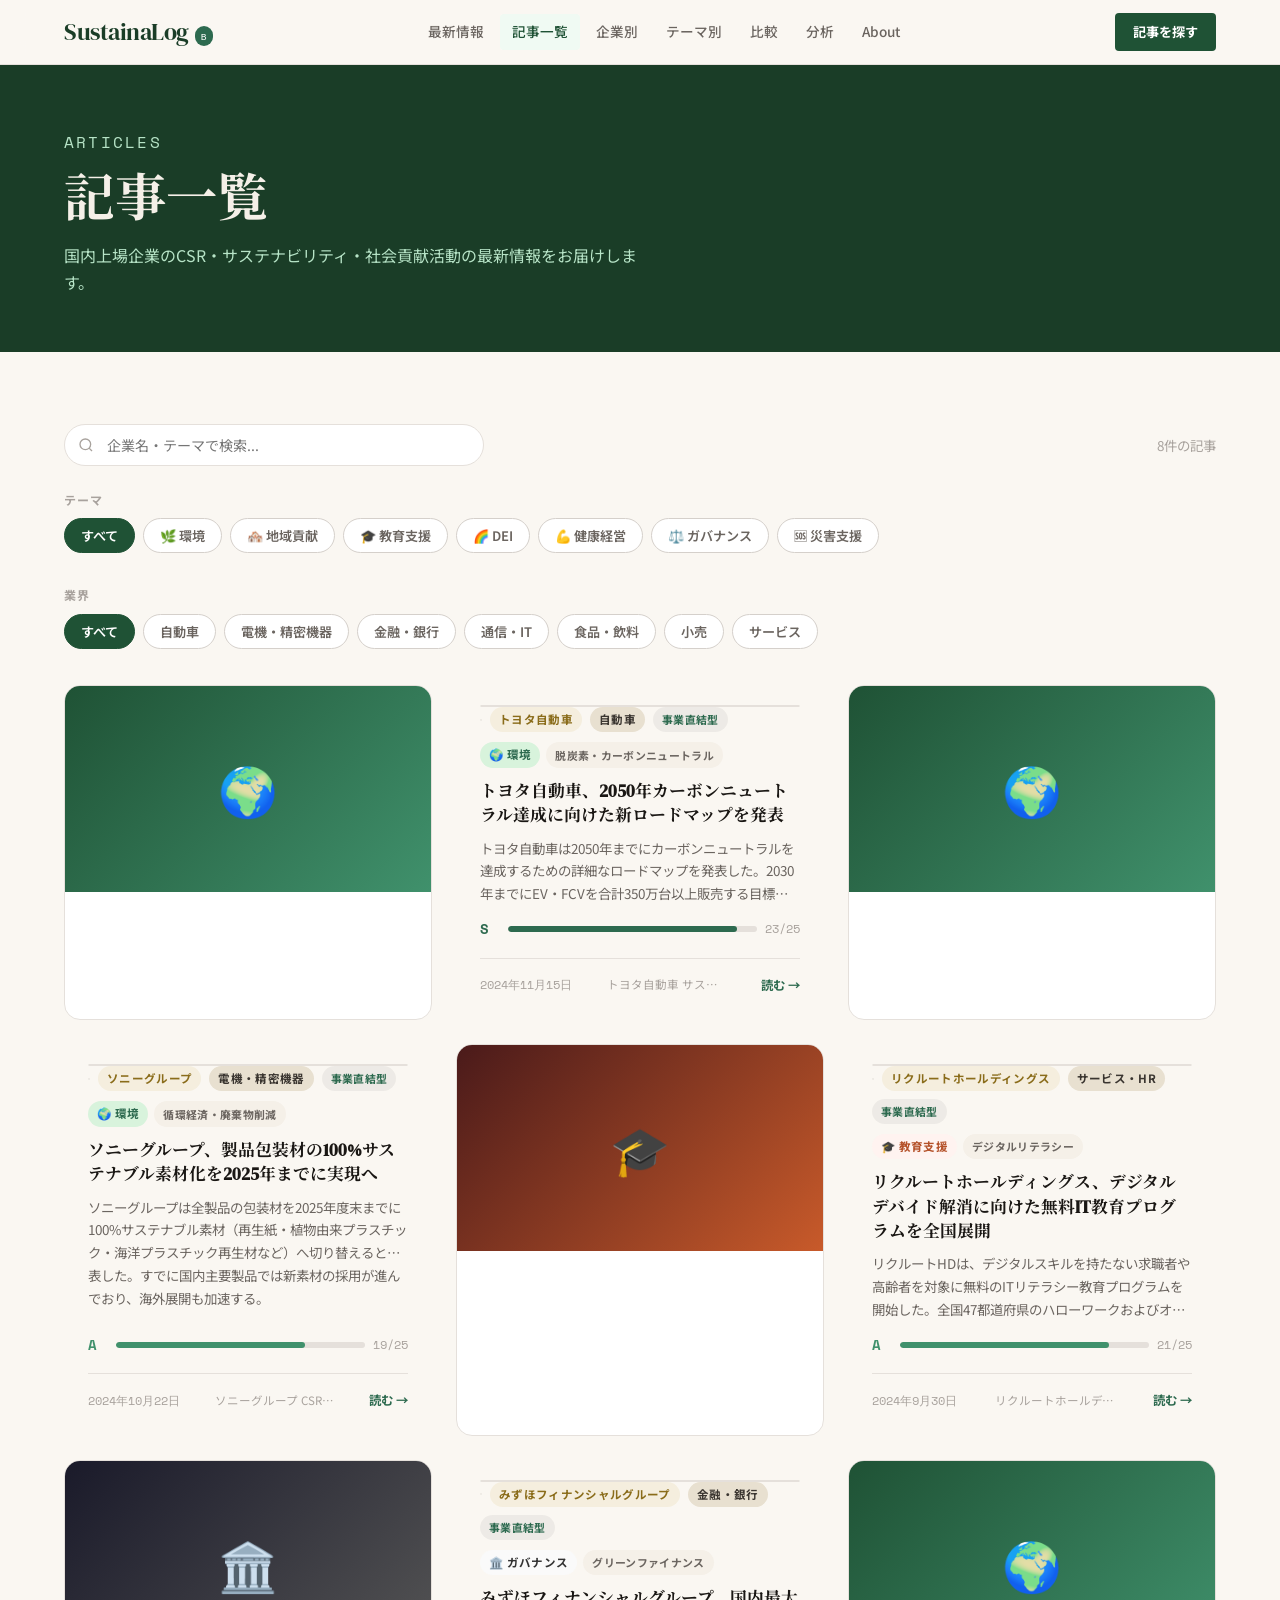
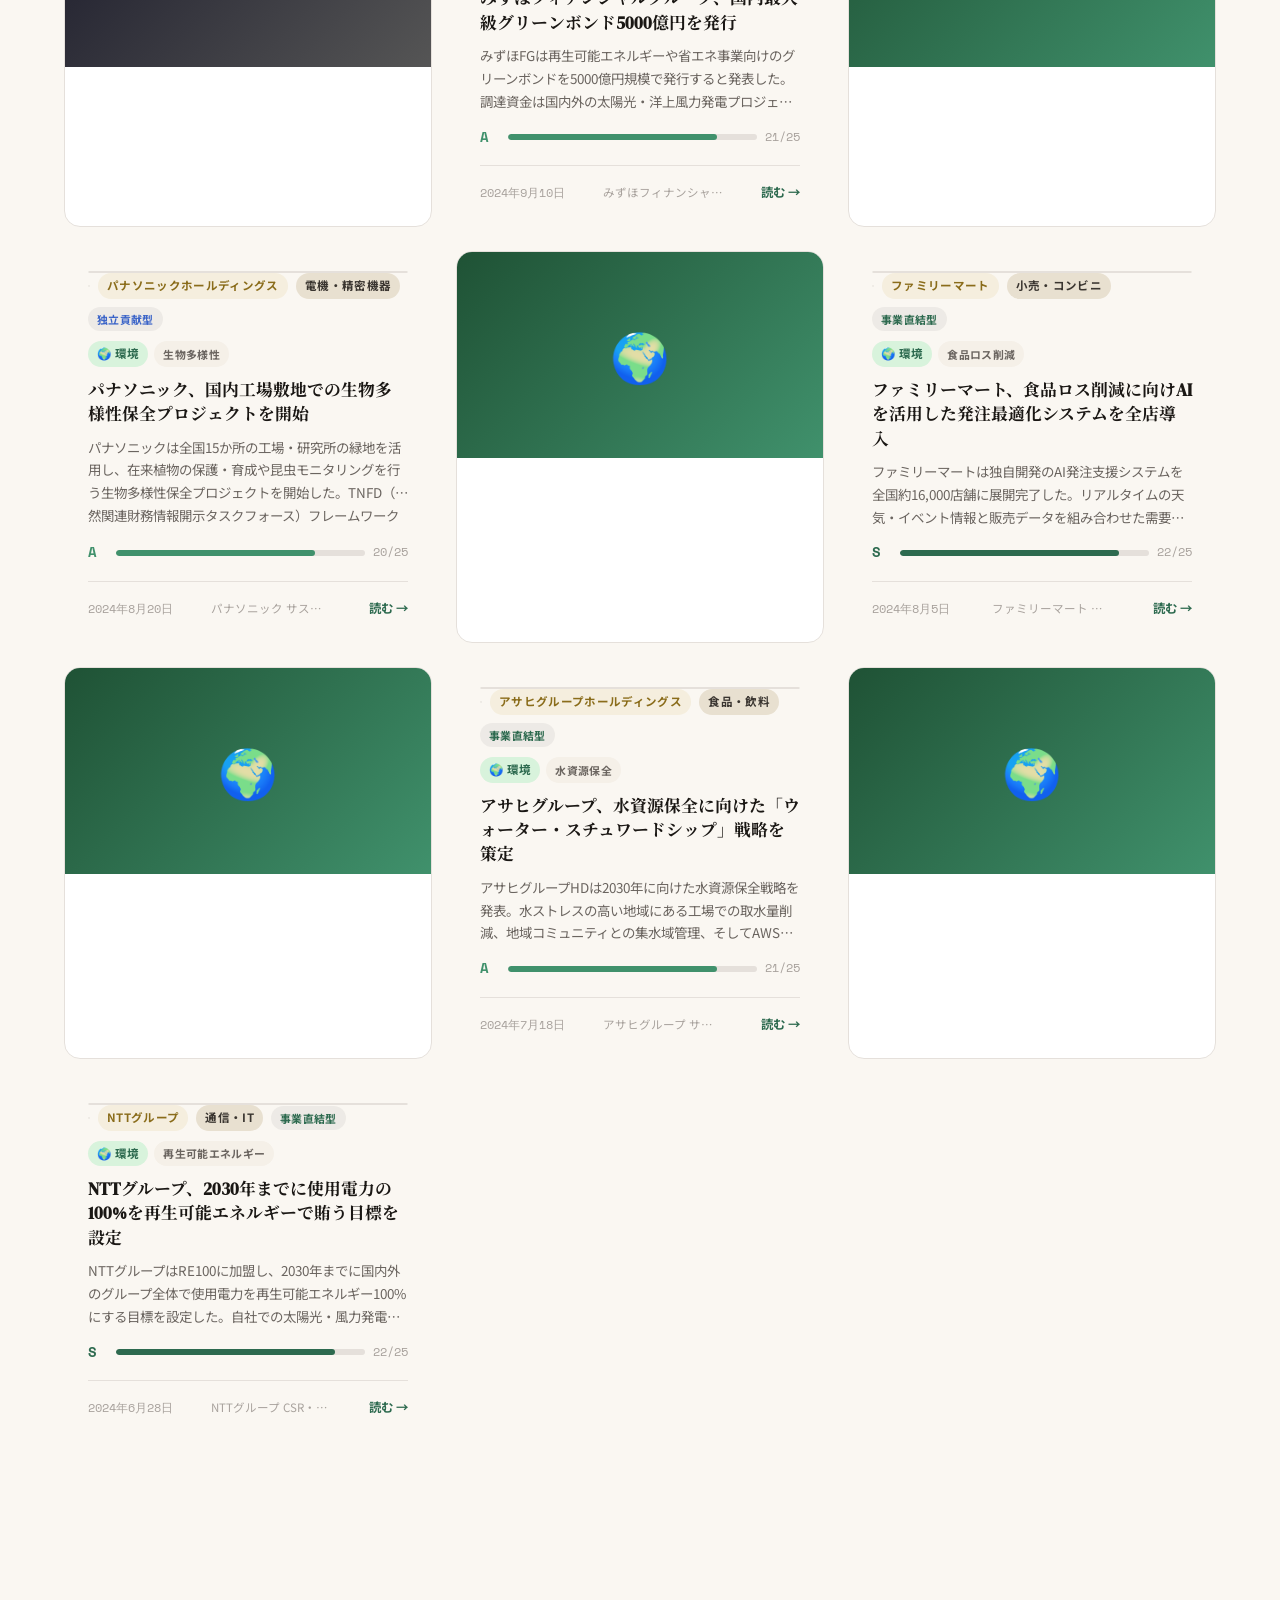
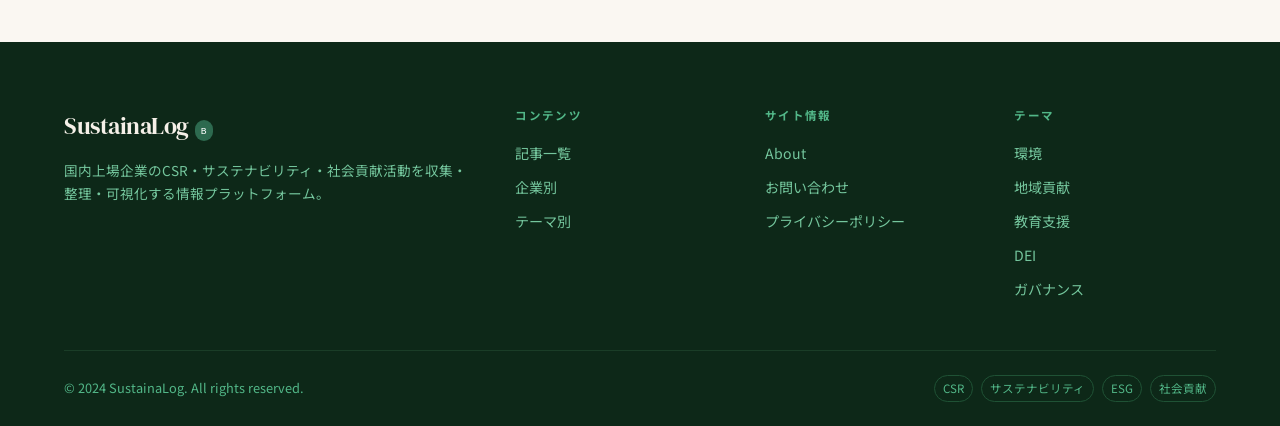
<file: articles.html>
<!DOCTYPE html>
<html lang="ja">
<head>
  <meta charset="UTF-8">
  <meta name="viewport" content="width=device-width, initial-scale=1.0">
  <title>記事一覧 — SustainaLog</title>
  <meta name="description" content="国内企業のCSR・サステナビリティ活動の記事一覧。テーマ・業界・企業で絞り込めます。">
  <link rel="icon" href="data:image/svg+xml,<svg xmlns='http://www.w3.org/2000/svg' viewBox='0 0 100 100'><text y='.9em' font-size='90'>🌿</text></svg>">
  <meta property="og:type" content="website">
  <meta property="og:title" content="記事一覧 — SustainaLog">
  <meta property="og:description" content="国内企業のCSR・サステナビリティ活動の記事一覧。テーマ・業界・企業で絞り込めます。">
  <meta property="og:site_name" content="SustainaLog">
  <meta name="twitter:card" content="summary">
  <link rel="stylesheet" href="style.css">
  <style>@keyframes spin { to { transform: rotate(360deg); } }</style>
</head>
<body>

<div id="header-mount"></div>

<div class="page-hero">
  <div class="container">
    <p class="page-hero-label">Articles</p>
    <h1>記事一覧</h1>
    <p>国内上場企業のCSR・サステナビリティ・社会貢献活動の最新情報をお届けします。</p>
  </div>
</div>

<section class="section">
  <div class="container">

    <div style="display:flex;align-items:center;justify-content:space-between;gap:16px;margin-bottom:24px;flex-wrap:wrap;">
      <div class="search-wrap">
        <svg class="search-icon" width="16" height="16" fill="none" stroke="currentColor" stroke-width="2" viewBox="0 0 24 24"><circle cx="11" cy="11" r="8"/><path d="m21 21-4.3-4.3"/></svg>
        <input type="text" class="search-input" placeholder="企業名・テーマで検索..." id="searchInput" oninput="filterArticles()">
      </div>
      <p id="result-count" style="font-size:0.84rem;color:var(--ink-300);flex-shrink:0;"></p>
    </div>

    <div style="margin-bottom:12px;">
      <p style="font-size:0.75rem;font-weight:700;letter-spacing:0.1em;color:var(--ink-300);text-transform:uppercase;margin-bottom:8px;">テーマ</p>
      <div class="filter-bar" id="theme-filters">
        <button class="filter-btn active" onclick="setThemeFilter('', this)">すべて</button>
        <button class="filter-btn" onclick="setThemeFilter('環境', this)">🌿 環境</button>
        <button class="filter-btn" onclick="setThemeFilter('地域貢献', this)">🏘️ 地域貢献</button>
        <button class="filter-btn" onclick="setThemeFilter('教育支援', this)">🎓 教育支援</button>
        <button class="filter-btn" onclick="setThemeFilter('DEI', this)">🌈 DEI</button>
        <button class="filter-btn" onclick="setThemeFilter('健康経営', this)">💪 健康経営</button>
        <button class="filter-btn" onclick="setThemeFilter('ガバナンス', this)">⚖️ ガバナンス</button>
        <button class="filter-btn" onclick="setThemeFilter('災害支援', this)">🆘 災害支援</button>
      </div>
    </div>

    <div style="margin-bottom:36px;">
      <p style="font-size:0.75rem;font-weight:700;letter-spacing:0.1em;color:var(--ink-300);text-transform:uppercase;margin-bottom:8px;">業界</p>
      <div class="filter-bar" id="industry-filters">
        <button class="filter-btn active" onclick="setIndustryFilter('', this)">すべて</button>
        <button class="filter-btn" onclick="setIndustryFilter('自動車', this)">自動車</button>
        <button class="filter-btn" onclick="setIndustryFilter('電機・精密機器', this)">電機・精密機器</button>
        <button class="filter-btn" onclick="setIndustryFilter('金融・銀行', this)">金融・銀行</button>
        <button class="filter-btn" onclick="setIndustryFilter('通信・IT', this)">通信・IT</button>
        <button class="filter-btn" onclick="setIndustryFilter('食品・飲料', this)">食品・飲料</button>
        <button class="filter-btn" onclick="setIndustryFilter('小売・コンビニ', this)">小売</button>
        <button class="filter-btn" onclick="setIndustryFilter('サービス・HR', this)">サービス</button>
      </div>
    </div>

    <div id="articles-grid">
      <div style="grid-column:1/-1;text-align:center;padding:64px 0;">
        <div style="width:36px;height:36px;border:3px solid var(--ink-100);border-top-color:var(--green-500);border-radius:50%;animation:spin .7s linear infinite;margin:0 auto 16px;"></div>
        <p style="color:var(--ink-300);font-size:.88rem;">記事を読み込み中...</p>
      </div>
    </div>

    <div class="empty-state" id="empty-state" style="display:none;">
      <div class="empty-state-icon">🌱</div>
      <h3>記事が見つかりませんでした</h3>
      <p>検索条件を変えてお試しください。</p>
    </div>

    <div class="pagination" id="pagination"></div>
  </div>
</section>

<div id="footer-mount"></div>

<script src="schema.js"></script>
<script src="dummy-data.js"></script>
<script src="sheets-api.js"></script>
<script src="public-data.js"></script>
<script src="data.js"></script>
<script>
document.getElementById('header-mount').innerHTML = renderHeader('articles.html');
document.getElementById('footer-mount').innerHTML = renderFooter();

let activeTheme    = '';
let activeIndustry = '';
let _loaded        = false;

function setThemeFilter(theme, btn) {
  activeTheme = theme;
  document.querySelectorAll('#theme-filters .filter-btn').forEach(b => b.classList.remove('active'));
  btn.classList.add('active');
  filterArticles();
}

function setIndustryFilter(industry, btn) {
  activeIndustry = industry;
  document.querySelectorAll('#industry-filters .filter-btn').forEach(b => b.classList.remove('active'));
  btn.classList.add('active');
  filterArticles();
}

function filterArticles() {
  if (!_loaded) return;
  const query = (document.getElementById('searchInput').value || '').toLowerCase();
  const all   = getPublicArticles().map(adaptArticleForUI);
  const filtered = all.filter(a => {
    const matchTheme    = !activeTheme    || a.csr_type === activeTheme    || a.csr_subtype === activeTheme;
    const matchIndustry = !activeIndustry || a.industry === activeIndustry;
    const matchQuery    = !query || (a.title||'').toLowerCase().includes(query) || (a.company||'').toLowerCase().includes(query) || (a.summary||'').toLowerCase().includes(query) || (a.csr_type||'').toLowerCase().includes(query) || (a.csr_subtype||'').toLowerCase().includes(query);
    return matchTheme && matchIndustry && matchQuery;
  });
  const grid  = document.getElementById('articles-grid');
  const empty = document.getElementById('empty-state');
  const count = document.getElementById('result-count');
  count.textContent = `${filtered.length}件の記事`;
  if (filtered.length === 0) { grid.innerHTML = ''; empty.style.display = 'block'; }
  else { empty.style.display = 'none'; grid.className = 'articles-grid'; grid.innerHTML = filtered.map(renderCard).join(''); initScrollAnimations(); }
  const pag = document.getElementById('pagination');
  pag.innerHTML = filtered.length > 9 ? `<button class="page-btn page-btn-arrow">←</button><button class="page-btn active">1</button><button class="page-btn">2</button><button class="page-btn page-btn-arrow">→</button>` : '';
}

(async () => {
  await loadPublicArticles();
  _loaded = true;
  filterArticles();
})();
</script>
</body>
</html>
</file>
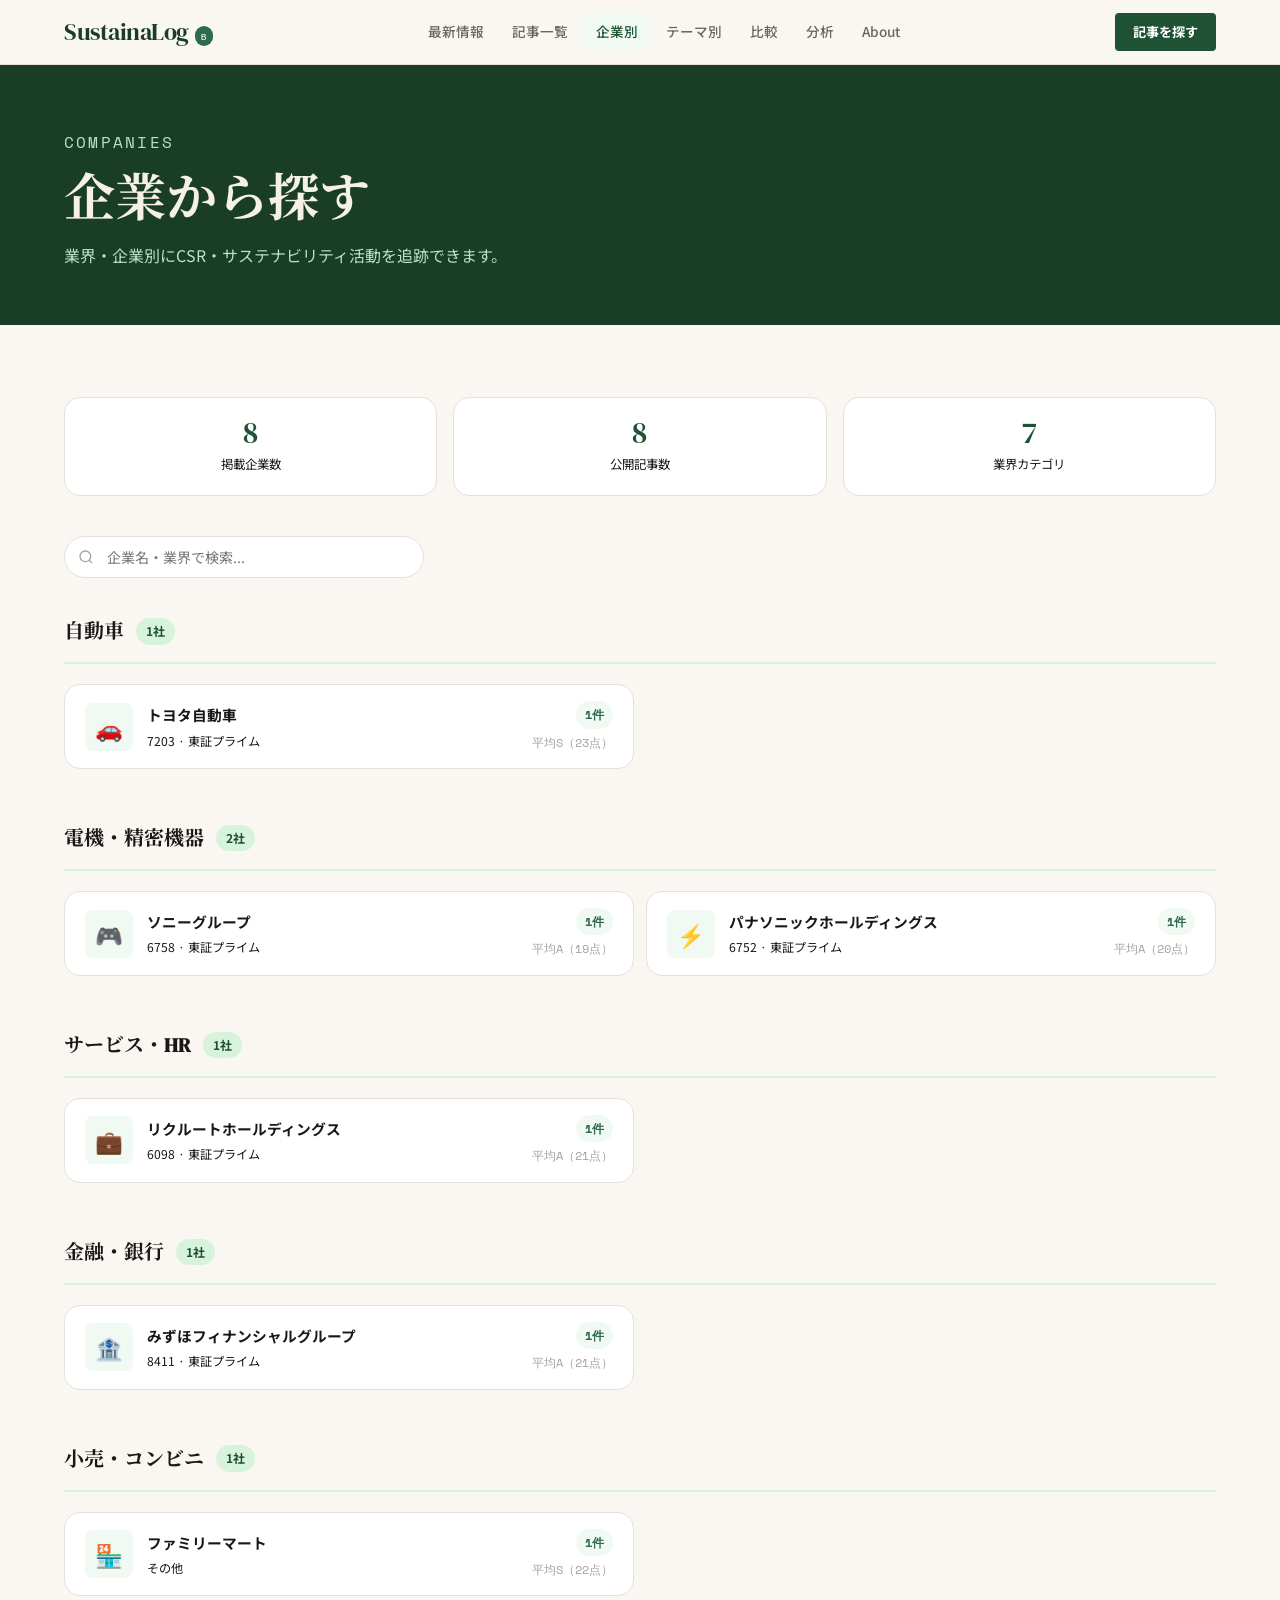
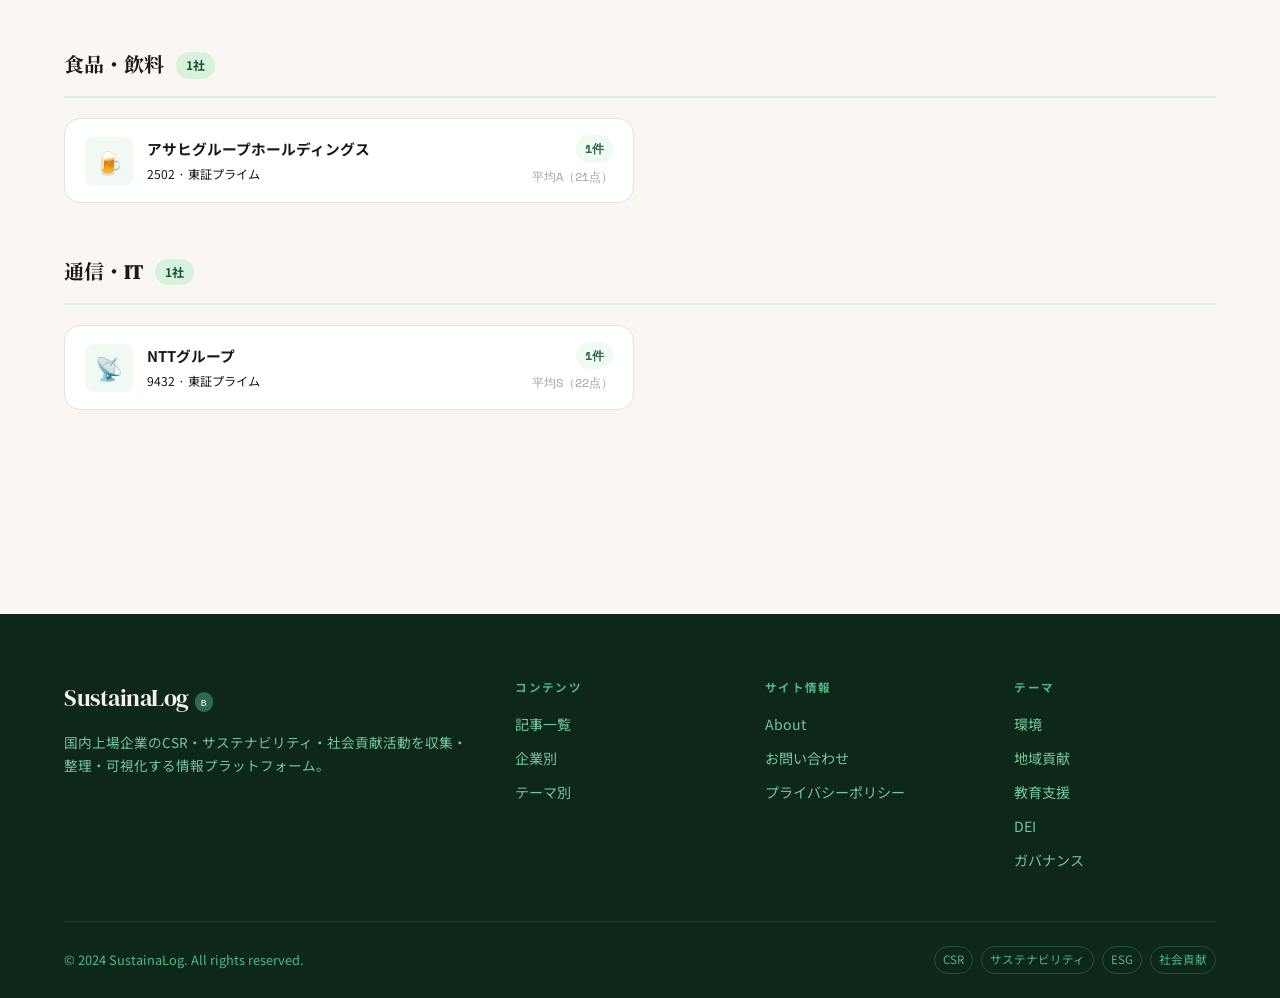
<file: companies.html>
<!DOCTYPE html>
<html lang="ja">
<head>
  <meta charset="UTF-8">
  <meta name="viewport" content="width=device-width, initial-scale=1.0">
  <title>企業別 — SustainaLog</title>
  <meta name="description" content="国内上場企業のCSR・サステナビリティ活動を企業・業界別に探せます。">
  <link rel="icon" href="data:image/svg+xml,<svg xmlns='http://www.w3.org/2000/svg' viewBox='0 0 100 100'><text y='.9em' font-size='90'>🌿</text></svg>">
  <meta property="og:type" content="website">
  <meta property="og:title" content="企業別 — SustainaLog">
  <meta property="og:description" content="国内上場企業のCSR・サステナビリティ活動を企業・業界別に探せます。">
  <meta property="og:site_name" content="SustainaLog">
  <meta name="twitter:card" content="summary">
  <link rel="stylesheet" href="style.css">
  <style>
    @keyframes spin { to { transform: rotate(360deg); } }
    .industry-section { margin-bottom: 52px; }
    .industry-header {
      display: flex; align-items: center; gap: 12px;
      margin-bottom: 20px; padding-bottom: 14px;
      border-bottom: 2px solid var(--green-100);
    }
    .industry-badge {
      background: var(--green-100); color: var(--green-700);
      font-size: 0.75rem; font-weight: 700;
      padding: 3px 10px; border-radius: 99px;
    }
    .industry-title { font-family: var(--font-serif); font-size: 1.25rem; color: var(--ink-900); }
    .company-grid {
      display: grid;
      grid-template-columns: repeat(2, 1fr);
      gap: 12px;
    }
    @media (max-width: 640px) { .company-grid { grid-template-columns: 1fr; } }
    .company-list-card {
      background: var(--white); border: 1px solid var(--ink-100);
      border-radius: var(--radius-lg); padding: 16px 20px;
      display: flex; align-items: center; gap: 14px;
      transition: transform var(--transition), box-shadow var(--transition), border-color var(--transition);
      text-decoration: none;
    }
    .company-list-card:hover {
      transform: translateY(-2px); box-shadow: var(--shadow-md);
      border-color: var(--green-300);
    }
    .company-list-icon {
      width: 48px; height: 48px; border-radius: var(--radius-md);
      background: var(--green-50); display: flex;
      align-items: center; justify-content: center;
      font-size: 1.4rem; flex-shrink: 0;
    }
    .company-list-info { flex: 1; min-width: 0; }
    .company-list-name { font-weight: 700; font-size: 0.92rem; color: var(--ink-900); margin-bottom: 3px; white-space: nowrap; overflow: hidden; text-overflow: ellipsis; }
    .company-list-sub { font-size: 0.76rem; color: var(--ink-400); }
    .company-list-meta { display: flex; flex-direction: column; align-items: flex-end; gap: 4px; flex-shrink: 0; }
    .company-list-count {
      font-family: var(--font-mono); font-size: 0.78rem; font-weight: 700;
      color: var(--green-600); background: var(--green-50);
      padding: 3px 9px; border-radius: 99px;
    }
    .company-list-score {
      font-family: var(--font-mono); font-size: 0.72rem; color: var(--ink-300);
    }
    .stat-grid {
      display: grid; grid-template-columns: repeat(3, 1fr);
      gap: 16px; margin-bottom: 40px;
    }
    @media (max-width: 640px) { .stat-grid { grid-template-columns: repeat(3, 1fr); gap: 8px; } }
    .stat-box {
      background: var(--white); border: 1px solid var(--ink-100);
      border-radius: var(--radius-lg); padding: 20px 16px; text-align: center;
    }
    .stat-box-num { font-family: var(--font-serif); font-size: 1.9rem; color: var(--green-700); line-height: 1; margin-bottom: 6px; }
    .stat-box-label { font-size: 0.78rem; color: var(--ink-400); }
  </style>
</head>
<body>

<div id="header-mount"></div>

<div class="page-hero">
  <div class="container">
    <p class="page-hero-label">Companies</p>
    <h1>企業から探す</h1>
    <p>業界・企業別にCSR・サステナビリティ活動を追跡できます。</p>
  </div>
</div>

<section class="section">
  <div class="container">

    <!-- Stats Bar -->
    <div class="stat-grid">
      <div class="stat-box"><div class="stat-box-num" id="stat-cos">—</div><div class="stat-box-label">掲載企業数</div></div>
      <div class="stat-box"><div class="stat-box-num" id="stat-arts">—</div><div class="stat-box-label">公開記事数</div></div>
      <div class="stat-box"><div class="stat-box-num" id="stat-inds">—</div><div class="stat-box-label">業界カテゴリ</div></div>
    </div>

    <!-- Search -->
    <div class="search-wrap" style="max-width:360px;margin-bottom:36px;">
      <svg class="search-icon" width="16" height="16" fill="none" stroke="currentColor" stroke-width="2" viewBox="0 0 24 24"><circle cx="11" cy="11" r="8"/><path d="m21 21-4.3-4.3"/></svg>
      <input type="text" class="search-input" placeholder="企業名・業界で検索..." id="companySearch" oninput="filterCompanies()">
    </div>

    <!-- Companies by Industry -->
    <div id="companies-by-industry">
      <div style="text-align:center;padding:64px 0;">
        <div style="width:36px;height:36px;border:3px solid var(--ink-100);border-top-color:var(--green-500);border-radius:50%;animation:spin .7s linear infinite;margin:0 auto 16px;"></div>
        <p style="color:var(--ink-300);font-size:.88rem;">企業データを読み込み中...</p>
      </div>
    </div>
  </div>
</section>

<div id="footer-mount"></div>

<script src="schema.js"></script>
<script src="dummy-data.js"></script>
<script src="sheets-api.js"></script>
<script src="public-data.js"></script>
<script src="data.js"></script>
<script>
document.getElementById('header-mount').innerHTML = renderHeader('companies.html');
document.getElementById('footer-mount').innerHTML = renderFooter();

let _allSummaries = [];
let _loaded = false;

function scoreToRankLabel(score) {
  if (score >= 22) return 'S';
  if (score >= 18) return 'A';
  if (score >= 13) return 'B';
  if (score >= 8)  return 'C';
  return 'D';
}
function scoreToRankColor(score) {
  if (score >= 22) return '#6a1fd1';
  if (score >= 18) return '#1565c0';
  if (score >= 13) return '#2e7d32';
  if (score >= 8)  return '#f57c00';
  return '#c62828';
}

function renderByIndustry(list) {
  const container = document.getElementById('companies-by-industry');
  if (list.length === 0) {
    container.innerHTML = `<div class="empty-state"><div class="empty-state-icon">🌿</div><h3>企業が見つかりません</h3><p>検索条件を変えてお試しください。</p></div>`;
    return;
  }

  const industries = [...new Set(list.map(c => c.industry).filter(Boolean))];

  container.innerHTML = industries.map(ind => {
    const comps = list.filter(c => c.industry === ind);
    return `
      <div class="industry-section animate-in">
        <div class="industry-header">
          <h2 class="industry-title">${ind}</h2>
          <span class="industry-badge">${comps.length}社</span>
        </div>
        <div class="company-grid">
          ${comps.map(c => {
            const nameEnc = encodeURIComponent(c.company_name);
            const scoreLabel = c.avg_score > 0 ? `平均${scoreToRankLabel(c.avg_score)}（${c.avg_score}点）` : '';
            const ticker = c.ticker ? `${c.ticker} · ` : '';
            const market = (typeof MARKET_LABEL !== 'undefined' && MARKET_LABEL[c.market]) || c.market || '';
            return `
              <a href="company.html?name=${nameEnc}" class="company-list-card">
                <div class="company-list-icon">${c.icon || '🏢'}</div>
                <div class="company-list-info">
                  <div class="company-list-name">${c.company_name}</div>
                  <div class="company-list-sub">${ticker}${market}</div>
                </div>
                <div class="company-list-meta">
                  <span class="company-list-count">${c.article_count}件</span>
                  ${scoreLabel ? `<span class="company-list-score">${scoreLabel}</span>` : ''}
                </div>
              </a>
            `;
          }).join('')}
        </div>
      </div>
    `;
  }).join('');
  initScrollAnimations();
}

function filterCompanies() {
  if (!_loaded) return;
  const q = (document.getElementById('companySearch').value || '').toLowerCase();
  const filtered = q
    ? _allSummaries.filter(c =>
        c.company_name.toLowerCase().includes(q) ||
        (c.industry || '').toLowerCase().includes(q) ||
        (c.ticker || '').includes(q)
      )
    : _allSummaries;
  renderByIndustry(filtered);
}

(async () => {
  await loadPublicArticles();
  _allSummaries = getCompanySummaries();
  _loaded = true;

  // Stats
  const industries = new Set(_allSummaries.map(c => c.industry).filter(Boolean));
  const totalArts  = _allSummaries.reduce((s, c) => s + c.article_count, 0);
  document.getElementById('stat-cos').textContent  = _allSummaries.length || '—';
  document.getElementById('stat-arts').textContent = totalArts || '—';
  document.getElementById('stat-inds').textContent = industries.size || '—';

  filterCompanies();
})();
</script>
</body>
</html>
</file>
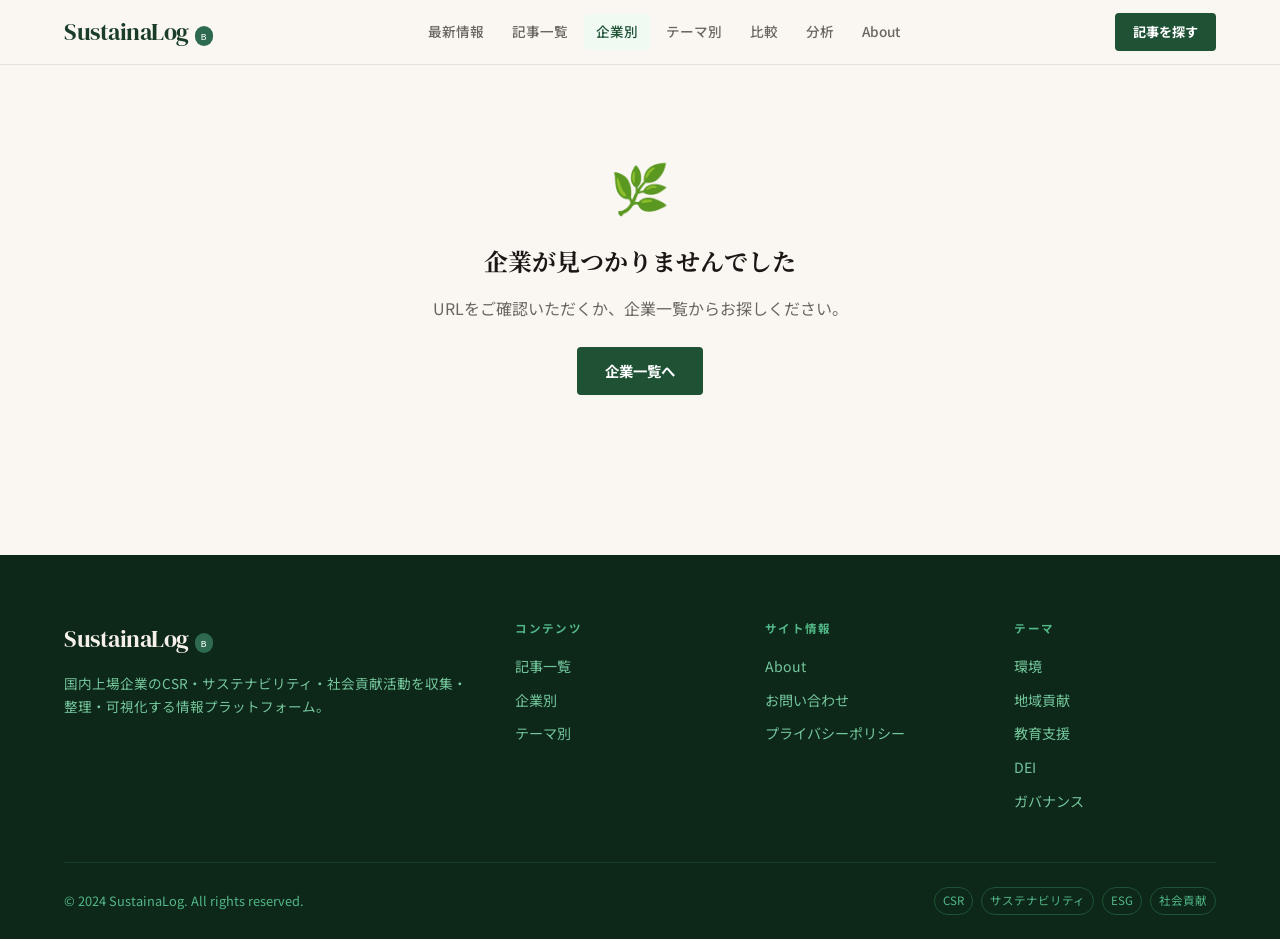
<file: company.html>
<!DOCTYPE html>
<html lang="ja">
<head>
  <meta charset="UTF-8">
  <meta name="viewport" content="width=device-width, initial-scale=1.0">
  <title>企業詳細 — SustainaLog</title>
  <link rel="icon" href="data:image/svg+xml,<svg xmlns='http://www.w3.org/2000/svg' viewBox='0 0 100 100'><text y='.9em' font-size='90'>🌿</text></svg>">
  <meta name="description" content="企業のCSR・サステナビリティ活動の詳細。スコア・テーマ・活動頻度・関連記事を掲載。">
  <meta property="og:type" content="website">
  <meta property="og:title" content="企業詳細 — SustainaLog">
  <meta property="og:description" content="企業のCSR・サステナビリティ活動の詳細。スコア・テーマ・活動頻度・関連記事を掲載。">
  <meta property="og:site_name" content="SustainaLog">
  <meta name="twitter:card" content="summary">
  <link rel="stylesheet" href="style.css">
  <style>
    @keyframes spin { to { transform: rotate(360deg); } }

    /* ─ Hero ─ */
    .co-hero { background: var(--green-900); padding: 48px 0 0; }
    .co-hero-inner { display: flex; align-items: flex-end; gap: 24px; padding-bottom: 40px; flex-wrap: wrap; }
    .co-icon-wrap {
      width: 80px; height: 80px; border-radius: var(--radius-lg);
      background: rgba(255,255,255,.12); display: flex;
      align-items: center; justify-content: center;
      font-size: 2.6rem; flex-shrink: 0;
    }
    .co-hero-body { flex: 1; min-width: 0; }
    .co-hero-eyebrow { font-size: .75rem; font-weight: 700; letter-spacing: .12em; text-transform: uppercase; color: var(--green-400); margin-bottom: 8px; }
    .co-hero-name { font-family: var(--font-serif); font-size: clamp(1.5rem, 4vw, 2.2rem); color: var(--cream); line-height: 1.2; margin-bottom: 10px; }
    .co-hero-tags { display: flex; gap: 8px; flex-wrap: wrap; }
    .co-hero-tag { font-size: .75rem; font-weight: 600; padding: 4px 12px; border-radius: 99px; background: rgba(255,255,255,.12); color: var(--green-200); }

    /* ─ Stats row ─ */
    .co-stats {
      display: grid; grid-template-columns: repeat(4, 1fr);
      background: var(--white); border-radius: var(--radius-lg);
      border: 1px solid var(--ink-100);
      overflow: hidden; margin-top: -1px;
    }
    @media (max-width: 600px) { .co-stats { grid-template-columns: repeat(2, 1fr); } }
    .co-stat { padding: 20px 16px; text-align: center; border-right: 1px solid var(--ink-100); }
    .co-stat:last-child { border-right: none; }
    .co-stat-num { font-family: var(--font-serif); font-size: 1.8rem; color: var(--green-700); line-height: 1; margin-bottom: 6px; }
    .co-stat-label { font-size: .75rem; color: var(--ink-400); }

    /* ─ Layout ─ */
    .co-layout { display: grid; grid-template-columns: 1fr 300px; gap: 32px; margin-top: 40px; }
    @media (max-width: 900px) { .co-layout { grid-template-columns: 1fr; } }

    /* ─ Section titles ─ */
    .co-section-title {
      font-size: .72rem; font-weight: 700; letter-spacing: .12em;
      text-transform: uppercase; color: var(--ink-300);
      margin-bottom: 16px; padding-bottom: 8px;
      border-bottom: 1px solid var(--ink-100);
    }

    /* ─ Theme pills ─ */
    .theme-pills { display: flex; flex-wrap: wrap; gap: 8px; }
    .theme-pill {
      display: flex; align-items: center; gap: 6px;
      padding: 6px 14px; border-radius: 99px;
      font-size: .8rem; font-weight: 600; cursor: default;
    }

    /* ─ Sidebar card ─ */
    .co-sidebar-card {
      background: var(--white); border: 1px solid var(--ink-100);
      border-radius: var(--radius-lg); padding: 20px 22px;
      margin-bottom: 20px;
    }
    .co-sidebar-title { font-size: .72rem; font-weight: 700; letter-spacing: .1em; text-transform: uppercase; color: var(--ink-400); margin-bottom: 14px; }
    .co-data-row { display: flex; justify-content: space-between; align-items: center; padding: 8px 0; border-bottom: 1px solid var(--ink-100); font-size: .83rem; gap: 12px; }
    .co-data-row:last-child { border-bottom: none; }
    .co-data-label { color: var(--ink-400); font-weight: 600; flex-shrink: 0; }
    .co-data-value { color: var(--ink-700); text-align: right; word-break: break-all; }

    /* ─ Score bar ─ */
    .co-score-bar { height: 6px; background: var(--ink-100); border-radius: 3px; overflow: hidden; margin: 4px 0 2px; }
    .co-score-fill { height: 100%; border-radius: 3px; }

    /* ─ Link button ─ */
    .co-link-btn {
      display: flex; align-items: center; justify-content: space-between;
      padding: 10px 14px; border: 1px solid var(--ink-100);
      border-radius: var(--radius-md); font-size: .82rem; font-weight: 600;
      color: var(--green-700); background: var(--green-50);
      transition: all var(--transition); margin-bottom: 8px;
      text-decoration: none;
    }
    .co-link-btn:hover { border-color: var(--green-400); background: var(--green-100); }
    .co-link-btn:last-child { margin-bottom: 0; }

    /* ─ Activity bars ─ */
    .activity-bar { display: flex; align-items: center; gap: 10px; margin-bottom: 8px; }
    .activity-label { font-size: .75rem; color: var(--ink-500); width: 60px; flex-shrink: 0; }
    .activity-track { flex: 1; height: 6px; background: var(--ink-100); border-radius: 3px; overflow: hidden; }
    .activity-fill { height: 100%; background: var(--green-400); border-radius: 3px; }
    .activity-count { font-size: .72rem; font-family: var(--font-mono); color: var(--ink-300); width: 28px; text-align: right; }

    /* ─ Back link ─ */
    .co-back { display: inline-flex; align-items: center; gap: 6px; font-size: .84rem; color: var(--green-400); margin-bottom: 24px; transition: gap var(--transition); }
    .co-back:hover { gap: 10px; color: var(--green-300); }
  </style>
</head>
<body>
<div id="header-mount"></div>
<div id="co-mount">
  <div style="text-align:center;padding:96px 24px;">
    <div style="width:40px;height:40px;border:3px solid var(--ink-100);border-top-color:var(--green-500);border-radius:50%;animation:spin .7s linear infinite;margin:0 auto 20px;"></div>
    <p style="color:var(--ink-300);font-size:.9rem;">企業データを読み込み中...</p>
  </div>
</div>
<div id="footer-mount"></div>

<script src="schema.js"></script>
<script src="dummy-data.js"></script>
<script src="sheets-api.js"></script>
<script src="public-data.js"></script>
<script src="data.js"></script>
<script>
document.getElementById('header-mount').innerHTML = renderHeader('companies.html');
document.getElementById('footer-mount').innerHTML = renderFooter();

const params   = new URLSearchParams(window.location.search);
const coName   = params.get('name');
const coTicker = params.get('ticker');

function scoreColor(s) {
  if (s >= 22) return '#6a1fd1';
  if (s >= 18) return '#1565c0';
  if (s >= 13) return '#2e7d32';
  if (s >= 8)  return '#f57c00';
  return '#c62828';
}
function scoreLabel(s) {
  if (s >= 22) return 'S'; if (s >= 18) return 'A';
  if (s >= 13) return 'B'; if (s >= 8)  return 'C'; return 'D';
}

(async () => {
  await loadPublicArticles();

  // 企業を検索
  let co = null;
  if (coName) co = getCompanySummaryByName(decodeURIComponent(coName));
  if (!co && coTicker) {
    co = getCompanySummaries().find(c => c.ticker === coTicker) || null;
  }

  const mount = document.getElementById('co-mount');

  if (!co) {
    mount.innerHTML = `
      <div class="container" style="padding:80px 24px;text-align:center;">
        <p style="font-size:3rem;margin-bottom:16px;">🌿</p>
        <h2 style="font-family:var(--font-serif);margin-bottom:12px;">企業が見つかりませんでした</h2>
        <p style="color:var(--ink-500);margin-bottom:24px;">URLをご確認いただくか、企業一覧からお探しください。</p>
        <a href="companies.html" class="btn btn-primary">企業一覧へ</a>
      </div>`;
    return;
  }

  document.title = co.company_name + ' — SustainaLog';

  // ─ 集計 ─────────────────────────────
  const market = (typeof MARKET_LABEL !== 'undefined' && MARKET_LABEL[co.market]) || co.market || '—';
  const avgRank  = co.avg_score > 0 ? scoreLabel(co.avg_score) : '—';
  const avgColor = co.avg_score > 0 ? scoreColor(co.avg_score) : 'var(--ink-300)';

  // 月別活動頻度（直近6ヶ月）
  const now = new Date();
  const monthlyMap = {};
  for (let i = 5; i >= 0; i--) {
    const d = new Date(now.getFullYear(), now.getMonth() - i, 1);
    const key = `${d.getFullYear()}/${String(d.getMonth()+1).padStart(2,'0')}`;
    monthlyMap[key] = 0;
  }
  co.articles.forEach(a => {
    const d = new Date(a.published_at || a.fetched_at || '');
    if (!isNaN(d)) {
      const key = `${d.getFullYear()}/${String(d.getMonth()+1).padStart(2,'0')}`;
      if (key in monthlyMap) monthlyMap[key]++;
    }
  });
  const maxMonthly = Math.max(...Object.values(monthlyMap), 1);
  const activityHtml = Object.entries(monthlyMap).map(([k, v]) => `
    <div class="activity-bar">
      <span class="activity-label">${k.slice(5)}月</span>
      <div class="activity-track"><div class="activity-fill" style="width:${Math.round((v/maxMonthly)*100)}%"></div></div>
      <span class="activity-count">${v}</span>
    </div>
  `).join('');

  // テーマ pill
  const csrMeta = typeof CSR_TYPE_META !== 'undefined' ? CSR_TYPE_META : {};
  const themePills = co.themes.map(t => {
    const m = csrMeta[t] || {};
    return `<span class="theme-pill" style="background:${m.color||'#d8f3dc'};color:${m.accent||'#2d6a4f'};">${m.icon||''} ${t}</span>`;
  }).join('');

  // 最新記事（最大6件）
  const recent = co.articles.slice(0, 6).map(adaptArticleForUI);
  const recentHtml = recent.length > 0
    ? `<div class="articles-grid">${recent.map(renderCard).join('')}</div>`
    : `<p style="color:var(--ink-300);font-size:.88rem;padding:24px 0;">公開記事がまだありません</p>`;

  // スコア分布（5段階）
  const scoreGroups = { S:0, A:0, B:0, C:0, D:0 };
  co.articles.forEach(a => { const r = scoreLabel(Number(a.total_score)||0); scoreGroups[r]++; });
  const maxSG = Math.max(...Object.values(scoreGroups), 1);
  const scoreBarsHtml = Object.entries(scoreGroups).map(([r, cnt]) => `
    <div class="activity-bar">
      <span class="activity-label" style="font-weight:700;color:${scoreColor(r==='S'?22:r==='A'?18:r==='B'?13:r==='C'?8:0)};">${r}</span>
      <div class="activity-track"><div class="activity-fill" style="width:${Math.round((cnt/maxSG)*100)}%;background:${scoreColor(r==='S'?22:r==='A'?18:r==='B'?13:r==='C'?8:0)};"></div></div>
      <span class="activity-count">${cnt}</span>
    </div>
  `).join('');

  // リンク群
  const links = [
    { label: '公式サイト', url: co.official_url, icon: '🏢' },
    { label: 'サステナビリティ', url: co.sustainability_url, icon: '🌿' },
    { label: 'IR情報', url: co.ir_url, icon: '📊' },
  ].filter(l => l.url);
  const linksHtml = links.map(l => `
    <a href="${l.url}" target="_blank" rel="noopener noreferrer" class="co-link-btn">
      <span>${l.icon} ${l.label}</span><span style="opacity:.5;">↗</span>
    </a>
  `).join('');

  mount.innerHTML = `
    <!-- Hero -->
    <div class="co-hero">
      <div class="container">
        <a href="companies.html" class="co-back">← 企業一覧に戻る</a>
        <div style="float:right;margin-top:0;">
          <a href="compare.html?a=${encodeURIComponent(co.company_name)}" class="btn btn-outline btn-sm" style="font-size:.76rem;background:rgba(255,255,255,.12);color:var(--green-200);border-color:rgba(255,255,255,.25);">🔍 他社と比較</a>
        </div>
        <div class="co-hero-inner">
          <div class="co-icon-wrap">${co.icon || '🏢'}</div>
          <div class="co-hero-body">
            <p class="co-hero-eyebrow">${co.industry}</p>
            <h1 class="co-hero-name">${co.company_name}</h1>
            <div class="co-hero-tags">
              ${co.ticker ? `<span class="co-hero-tag">証券コード ${co.ticker}</span>` : ''}
              ${market ? `<span class="co-hero-tag">${market}</span>` : ''}
              <span class="co-hero-tag">CSR・サステナビリティ</span>
            </div>
          </div>
        </div>
      </div>
    </div>

    <!-- Stats row -->
    <div class="container">
      <div class="co-stats">
        <div class="co-stat">
          <div class="co-stat-num">${co.article_count}</div>
          <div class="co-stat-label">公開記事数</div>
        </div>
        <div class="co-stat">
          <div class="co-stat-num" style="color:${avgColor};">${avgRank}</div>
          <div class="co-stat-label">平均スコアランク</div>
        </div>
        <div class="co-stat">
          <div class="co-stat-num">${co.avg_score > 0 ? co.avg_score : '—'}</div>
          <div class="co-stat-label">平均スコア（/25）</div>
        </div>
        <div class="co-stat">
          <div class="co-stat-num">${co.themes.length}</div>
          <div class="co-stat-label">主要テーマ数</div>
        </div>
      </div>

      <!-- 2-column layout -->
      <div class="co-layout">
        <!-- Main -->
        <div>
          <!-- テーマ -->
          ${co.themes.length > 0 ? `
          <div style="margin-bottom:36px;">
            <div class="co-section-title">主なCSRテーマ</div>
            <div class="theme-pills">${themePills}</div>
          </div>` : ''}

          <!-- 最新記事 -->
          <div>
            <div class="co-section-title">最新の掲載記事（${co.article_count}件中 最新${Math.min(6, co.article_count)}件）</div>
            ${recentHtml}
            ${co.article_count > 6 ? `
            <div style="text-align:center;margin-top:24px;">
              <a href="articles.html" class="btn btn-outline btn-sm" style="font-size:.84rem;">
                この企業の全記事を記事一覧で見る →
              </a>
            </div>` : ''}
          </div>
        </div>

        <!-- Sidebar -->
        <div>
          <!-- 企業情報 -->
          <div class="co-sidebar-card">
            <div class="co-sidebar-title">企業情報</div>
            <div class="co-data-row"><span class="co-data-label">企業名</span><span class="co-data-value">${co.company_name}</span></div>
            <div class="co-data-row"><span class="co-data-label">業界</span><span class="co-data-value">${co.industry || '—'}</span></div>
            ${co.ticker ? `<div class="co-data-row"><span class="co-data-label">証券コード</span><span class="co-data-value" style="font-family:var(--font-mono);">${co.ticker}</span></div>` : ''}
            <div class="co-data-row"><span class="co-data-label">市場</span><span class="co-data-value">${market}</span></div>
            ${co.latest_date ? `<div class="co-data-row"><span class="co-data-label">最新記事</span><span class="co-data-value">${formatDate(co.latest_date)}</span></div>` : ''}
          </div>

          <!-- スコア分布 -->
          ${co.article_count > 0 ? `
          <div class="co-sidebar-card">
            <div class="co-sidebar-title">スコア分布</div>
            ${scoreBarsHtml}
            <div style="margin-top:12px;display:flex;align-items:center;gap:8px;">
              <span style="font-family:var(--font-mono);font-size:1.4rem;font-weight:700;color:${avgColor};">${avgRank}</span>
              <div style="flex:1;">
                <div class="co-score-bar">
                  <div class="co-score-fill" style="width:${Math.round((co.avg_score/25)*100)}%;background:${avgColor};"></div>
                </div>
                <div style="font-family:var(--font-mono);font-size:.72rem;color:var(--ink-300);margin-top:2px;">平均 ${co.avg_score}/25点</div>
              </div>
            </div>
          </div>` : ''}

          <!-- 活動頻度 -->
          ${co.article_count > 0 ? `
          <div class="co-sidebar-card">
            <div class="co-sidebar-title">最近の活動頻度（月別）</div>
            ${activityHtml}
          </div>` : ''}

          <!-- 関連リンク -->
          ${links.length > 0 ? `
          <div class="co-sidebar-card">
            <div class="co-sidebar-title">関連リンク</div>
            ${linksHtml}
          </div>` : ''}
        </div>
      </div>
    </div>
  `;

  initScrollAnimations();
})();
</script>
</body>
</html>
</file>
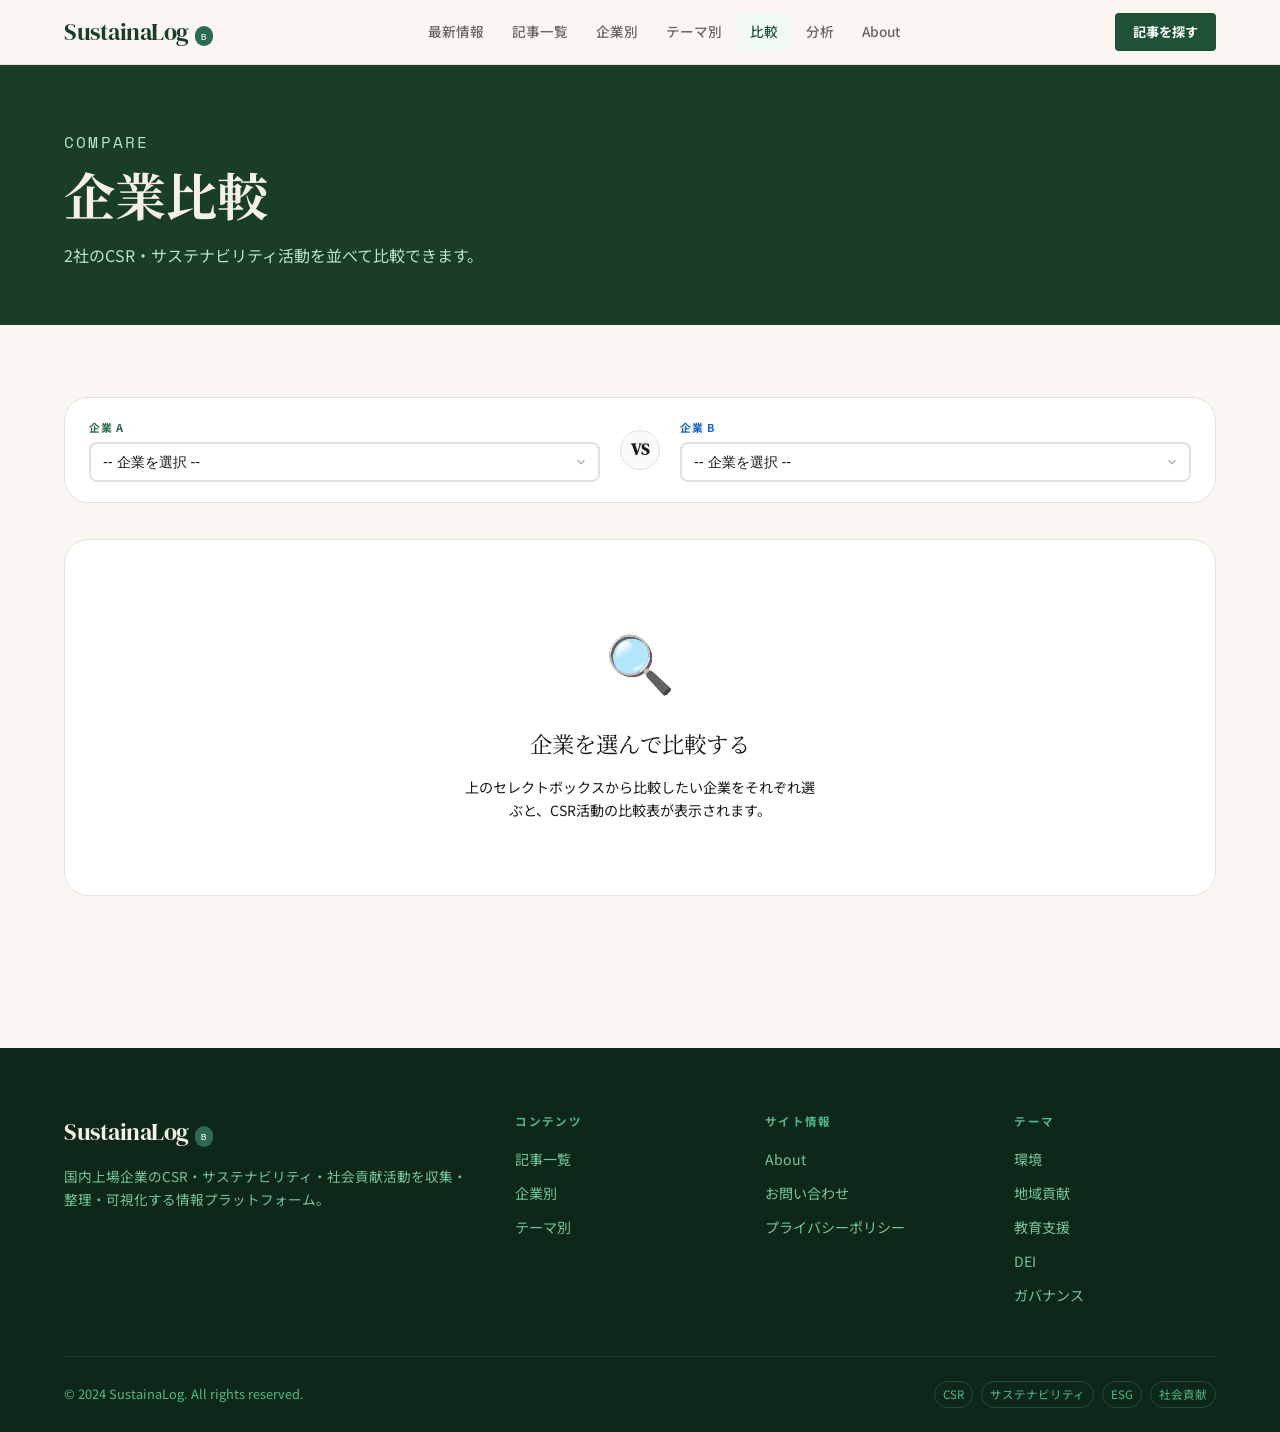
<file: compare.html>
<!DOCTYPE html>
<html lang="ja">
<head>
  <meta charset="UTF-8">
  <meta name="viewport" content="width=device-width, initial-scale=1.0">
  <title>企業比較 — SustainaLog</title>
  <link rel="icon" href="data:image/svg+xml,<svg xmlns='http://www.w3.org/2000/svg' viewBox='0 0 100 100'><text y='.9em' font-size='90'>🌿</text></svg>">
  <meta name="description" content="2社のCSR・サステナビリティ活動を並べて比較。スコア・テーマ・活動頻度を対比できます。">
  <meta property="og:type" content="website">
  <meta property="og:title" content="企業比較 — SustainaLog">
  <meta property="og:description" content="2社のCSR・サステナビリティ活動を並べて比較。スコア・テーマ・活動頻度を対比できます。">
  <meta property="og:site_name" content="SustainaLog">
  <meta name="twitter:card" content="summary">
  <link rel="stylesheet" href="style.css">
  <style>
    @keyframes spin { to { transform: rotate(360deg); } }
    @keyframes fadeIn { from { opacity:0; transform:translateY(8px); } to { opacity:1; transform:none; } }

    /* ─── Page wrapper ─── */
    .cmp-wrap { animation: fadeIn .3s ease; }

    /* ─── Selector row ─── */
    .cmp-selector-row {
      display: grid;
      grid-template-columns: 1fr 56px 1fr;
      gap: 12px;
      align-items: center;
      margin-bottom: 36px;
      background: var(--white);
      border: 1px solid var(--ink-100);
      border-radius: var(--radius-xl);
      padding: 20px 24px;
    }
    @media (max-width: 600px) {
      .cmp-selector-row { grid-template-columns: 1fr; padding: 16px; }
      .cmp-vs-col { text-align: center; padding: 4px 0; }
    }
    .cmp-selector-label {
      font-size: .68rem; font-weight: 700; letter-spacing: .1em;
      text-transform: uppercase; margin-bottom: 6px;
    }
    .label-a { color: var(--green-600); }
    .label-b { color: #1565c0; }
    .cmp-select {
      width: 100%;
      border: 2px solid var(--ink-100);
      border-radius: var(--radius-md);
      padding: 10px 36px 10px 12px;
      font-size: .9rem; color: var(--ink-800);
      background: var(--white);
      cursor: pointer;
      appearance: none;
      background-image: url("data:image/svg+xml,%3Csvg xmlns='http://www.w3.org/2000/svg' width='14' height='14' viewBox='0 0 24 24' fill='none' stroke='%23aaa' stroke-width='2'%3E%3Cpath d='m6 9 6 6 6-6'/%3E%3C/svg%3E");
      background-repeat: no-repeat;
      background-position: right 10px center;
      transition: border-color var(--transition);
    }
    .cmp-select:focus { outline: none; border-color: var(--green-400); }
    .cmp-select.has-a:focus { border-color: var(--green-400); }
    .cmp-select.has-a { border-color: var(--green-300); }
    .cmp-select.has-b { border-color: #93c5fd; }
    .cmp-vs-col {
      display: flex; align-items: center; justify-content: center;
    }
    .cmp-vs-badge {
      font-family: var(--font-serif);
      font-size: 1rem; font-weight: 700;
      color: var(--ink-400);
      background: var(--ink-50, #fafafa);
      border: 1px solid var(--ink-100);
      border-radius: 50%;
      width: 40px; height: 40px;
      display: flex; align-items: center; justify-content: center;
      user-select: none;
    }

    /* ─── Empty state ─── */
    .cmp-empty {
      text-align: center;
      padding: 72px 24px;
      background: var(--white);
      border: 1px solid var(--ink-100);
      border-radius: var(--radius-xl);
    }
    .cmp-empty-icon { font-size: 3.5rem; margin-bottom: 20px; }
    .cmp-empty-title {
      font-family: var(--font-serif);
      font-size: 1.4rem; color: var(--ink-800); margin-bottom: 10px;
    }
    .cmp-empty-sub { font-size: .88rem; color: var(--ink-400); max-width: 360px; margin: 0 auto; line-height: 1.7; }

    /* ─── Company header cards ─── */
    .cmp-co-headers {
      display: grid;
      grid-template-columns: 1fr 1fr;
      gap: 12px;
      margin-bottom: 24px;
    }
    @media (max-width: 560px) { .cmp-co-headers { grid-template-columns: 1fr; } }
    .cmp-co-card {
      border-radius: var(--radius-lg);
      padding: 20px;
      text-align: center;
    }
    .cmp-co-card.a {
      background: var(--green-50);
      border: 2px solid var(--green-200);
    }
    .cmp-co-card.b {
      background: #eff6ff;
      border: 2px solid #bfdbfe;
    }
    .cmp-co-icon { font-size: 2.4rem; margin-bottom: 8px; }
    .cmp-co-name {
      font-family: var(--font-serif);
      font-size: clamp(.96rem, 2.5vw, 1.15rem);
      color: var(--ink-900); font-weight: 700;
      margin-bottom: 4px;
    }
    .cmp-co-meta { font-size: .72rem; color: var(--ink-400); margin-bottom: 12px; }
    .cmp-go-link {
      display: inline-flex; align-items: center; gap: 5px;
      font-size: .75rem; font-weight: 600;
      padding: 5px 14px; border-radius: 99px;
      text-decoration: none;
      transition: all var(--transition);
    }
    .cmp-go-link.a {
      color: var(--green-700); background: var(--green-100);
      border: 1px solid var(--green-300);
    }
    .cmp-go-link.a:hover { background: var(--green-200); }
    .cmp-go-link.b {
      color: #1565c0; background: #dbeafe;
      border: 1px solid #93c5fd;
    }
    .cmp-go-link.b:hover { background: #bfdbfe; }

    /* ─── Compare table ─── */
    /*
     * 拡張ポイント: 業界平均3列目を追加するときは
     * grid-template-columns を 1fr 1fr 1fr に変更し
     * 各セルに3列目を追加するだけでOK
     */
    .cmp-section-label {
      font-size: .68rem; font-weight: 700; letter-spacing: .12em;
      text-transform: uppercase; color: var(--ink-300);
      margin: 32px 0 12px;
      padding-bottom: 8px;
      border-bottom: 1px solid var(--ink-100);
      display: flex; align-items: center; gap: 8px;
    }
    .cmp-section-icon { font-size: 1rem; }

    .cmp-grid {
      display: grid;
      grid-template-columns: 1fr 1fr;
      gap: 10px;
      margin-bottom: 12px;
    }
    @media (max-width: 560px) { .cmp-grid { grid-template-columns: 1fr; } }

    .cmp-cell {
      background: var(--white);
      border: 1px solid var(--ink-100);
      border-radius: var(--radius-lg);
      padding: 16px 18px;
      min-height: 80px;
    }
    .cmp-cell.a-cell { border-top: 3px solid var(--green-400); }
    .cmp-cell.b-cell { border-top: 3px solid #60a5fa; }

    /* KPI cells */
    .cmp-kpi-num {
      font-family: var(--font-serif);
      font-size: 2rem; line-height: 1; margin-bottom: 4px;
    }
    .cmp-kpi-num.a { color: var(--green-700); }
    .cmp-kpi-num.b { color: #1565c0; }
    .cmp-kpi-sub { font-size: .72rem; color: var(--ink-400); }
    .cmp-rank-label {
      font-family: var(--font-mono);
      font-size: 2.2rem; font-weight: 700; line-height: 1;
    }
    .cmp-score-sub { font-size: .72rem; color: var(--ink-400); margin-top: 4px; }

    /* Winner badge */
    .cmp-winner {
      display: inline-flex; align-items: center; gap: 4px;
      font-size: .64rem; font-weight: 700;
      padding: 3px 9px; border-radius: 99px;
      margin-top: 8px;
    }
    .win-a  { background: var(--green-50); color: var(--green-700); border: 1px solid var(--green-200); }
    .win-b  { background: #eff6ff; color: #1565c0; border: 1px solid #bfdbfe; }
    .win-tie { background: var(--ink-50, #fafafa); color: var(--ink-400); border: 1px solid var(--ink-100); }

    /* Theme pills */
    .cmp-pill-wrap { display: flex; flex-wrap: wrap; gap: 5px; margin-top: 4px; }
    .cmp-pill { font-size: .7rem; padding: 4px 10px; border-radius: 99px; }

    /* Activity bars */
    .cmp-act-row { display: flex; align-items: center; gap: 8px; margin-bottom: 5px; }
    .cmp-act-lbl { font-size: .64rem; color: var(--ink-400); width: 28px; flex-shrink: 0; }
    .cmp-act-track {
      flex: 1; height: 6px;
      background: var(--ink-100); border-radius: 3px; overflow: hidden;
    }
    .cmp-act-fill { height: 100%; border-radius: 3px; transition: width .5s ease; }
    .cmp-act-cnt { font-size: .62rem; font-family: var(--font-mono); color: var(--ink-400); width: 16px; text-align: right; flex-shrink: 0; }

    /* Article list */
    .cmp-art-row {
      display: flex; gap: 8px; padding: 7px 0;
      border-bottom: 1px solid var(--ink-100);
      text-decoration: none;
    }
    .cmp-art-row:last-child { border-bottom: none; }
    .cmp-art-row:hover .cmp-art-title { color: var(--green-600); }
    .cmp-art-ic { font-size: .9rem; flex-shrink: 0; padding-top: 1px; }
    .cmp-art-title { font-size: .76rem; color: var(--ink-700); line-height: 1.4; }
    .cmp-art-date  { font-size: .64rem; color: var(--ink-400); margin-top: 2px; }

    /* Full-width diff banner */
    .cmp-diff-banner {
      background: linear-gradient(135deg, var(--green-50) 0%, #eff6ff 100%);
      border: 1px solid var(--ink-100);
      border-radius: var(--radius-lg);
      padding: 14px 18px;
      display: flex; gap: 24px; flex-wrap: wrap;
      margin-bottom: 32px;
      font-size: .8rem;
    }
    .cmp-diff-item { display: flex; flex-direction: column; gap: 2px; }
    .cmp-diff-label { font-size: .64rem; color: var(--ink-400); font-weight: 600; letter-spacing: .06em; text-transform: uppercase; }
    .cmp-diff-val   { font-weight: 700; color: var(--ink-800); font-family: var(--font-mono); }
  </style>
</head>
<body>
<div id="header-mount"></div>

<div class="page-hero">
  <div class="container">
    <p class="page-hero-label">Compare</p>
    <h1>企業比較</h1>
    <p>2社のCSR・サステナビリティ活動を並べて比較できます。</p>
  </div>
</div>

<section class="section">
  <div class="container">

    <!-- Selector -->
    <div class="cmp-selector-row">
      <div>
        <div class="cmp-selector-label label-a">企業 A</div>
        <select class="cmp-select" id="sel-a" onchange="onSelectChange()">
          <option value="">-- 企業を選択 --</option>
        </select>
      </div>
      <div class="cmp-vs-col">
        <div class="cmp-vs-badge">VS</div>
      </div>
      <div>
        <div class="cmp-selector-label label-b">企業 B</div>
        <select class="cmp-select" id="sel-b" onchange="onSelectChange()">
          <option value="">-- 企業を選択 --</option>
        </select>
      </div>
    </div>

    <!-- Result -->
    <div id="cmp-result">
      <div style="text-align:center;padding:72px 0;">
        <div style="width:36px;height:36px;border:3px solid var(--ink-100);border-top-color:var(--green-500);border-radius:50%;animation:spin .7s linear infinite;margin:0 auto 14px;"></div>
        <p style="color:var(--ink-300);font-size:.9rem;">データを読み込み中…</p>
      </div>
    </div>

  </div>
</section>

<div id="footer-mount"></div>

<script src="schema.js"></script>
<script src="dummy-data.js"></script>
<script src="sheets-api.js"></script>
<script src="public-data.js"></script>
<script src="data.js"></script>
<script>
document.getElementById('header-mount').innerHTML = renderHeader('compare.html');
document.getElementById('footer-mount').innerHTML = renderFooter();

// ─────────────────────────────────────────────────
// Utility helpers
// ─────────────────────────────────────────────────

function rankLabel(score) {
  if (score >= 22) return { label: 'S', color: '#6a1fd1' };
  if (score >= 18) return { label: 'A', color: '#1565c0' };
  if (score >= 13) return { label: 'B', color: '#2e7d32' };
  if (score >= 8)  return { label: 'C', color: '#f57c00' };
  return { label: 'D', color: '#c62828' };
}

/**
 * 月別活動データ（直近N ヶ月）を返す
 * 拡張ポイント: getMonthlyActivity(co, 12) で12ヶ月に変更可
 */
function getMonthlyActivity(co, months = 6) {
  const now = new Date();
  return Array.from({ length: months }, (_, i) => {
    const d = new Date(now.getFullYear(), now.getMonth() - (months - 1 - i), 1);
    const key = `${d.getFullYear()}/${String(d.getMonth()+1).padStart(2,'0')}`;
    const cnt = co.articles.filter(a => {
      const ad = new Date(a.published_at || a.fetched_at || '');
      if (isNaN(ad)) return false;
      return `${ad.getFullYear()}/${String(ad.getMonth()+1).padStart(2,'0')}` === key;
    }).length;
    return { label: `${d.getMonth()+1}月`, value: cnt };
  });
}

// ─────────────────────────────────────────────────
// Render helpers
// ─────────────────────────────────────────────────

/** 勝敗バッジ */
function winBadge(vA, vB, higherIsBetter = true) {
  if (vA === 0 && vB === 0) return '';
  const aWins = higherIsBetter ? vA > vB : vA < vB;
  const bWins = higherIsBetter ? vB > vA : vB < vA;
  if (aWins) return `<div class="cmp-winner win-a">▲ A が優勢</div>`;
  if (bWins) return `<div class="cmp-winner win-b">▲ B が優勢</div>`;
  return `<div class="cmp-winner win-tie">= 同率</div>`;
}

/** テーマピル */
function themePills(co) {
  const csrMeta = (typeof CSR_TYPE_META !== 'undefined') ? CSR_TYPE_META : {};
  if (!co.themes || co.themes.length === 0)
    return `<span style="font-size:.76rem;color:var(--ink-300);">データなし</span>`;
  return `<div class="cmp-pill-wrap">${co.themes.map(t => {
    const m = csrMeta[t] || {};
    return `<a href="theme.html?name=${encodeURIComponent(t)}" class="cmp-pill" style="background:${m.color||'#d8f3dc'};color:${m.accent||'#2d6a4f'};text-decoration:none;">${m.icon||''} ${t}</a>`;
  }).join('')}</div>`;
}

/** 月別活動バー */
function actBars(monthly, fillColor) {
  const max = Math.max(...monthly.map(m => m.value), 1);
  return monthly.map(m => `
    <div class="cmp-act-row">
      <span class="cmp-act-lbl">${m.label}</span>
      <div class="cmp-act-track">
        <div class="cmp-act-fill" style="width:${Math.round((m.value/max)*100)}%;background:${fillColor};"></div>
      </div>
      <span class="cmp-act-cnt">${m.value}</span>
    </div>`).join('');
}

/** 最新記事リスト */
function artList(co, maxItems = 3) {
  const csrMeta = (typeof CSR_TYPE_META !== 'undefined') ? CSR_TYPE_META : {};
  const arts = co.articles.slice(0, maxItems);
  if (arts.length === 0)
    return `<span style="font-size:.76rem;color:var(--ink-300);">記事なし</span>`;
  return arts.map(a => {
    const m = csrMeta[a.csr_type] || {};
    return `<a href="article.html?slug=${a.slug}" class="cmp-art-row">
      <span class="cmp-art-ic">${m.icon || '📋'}</span>
      <div>
        <div class="cmp-art-title">${a.translated_title || a.title || ''}</div>
        <div class="cmp-art-date">${formatDate(a.published_at || a.fetched_at || '')}</div>
      </div>
    </a>`;
  }).join('');
}

// ─────────────────────────────────────────────────
// Main render
// ─────────────────────────────────────────────────

/**
 * 比較ビューを描画
 *
 * 拡張ポイント（業界平均を追加する場合）:
 *   1. coAvg を第3引数で受け取る
 *   2. cmp-co-headers / cmp-grid を 3列に変更（grid-template-columns: 1fr 1fr 1fr）
 *   3. 各セクションに3列目のセルを追加
 */
function renderComparison(coA, coB) {
  const mount = document.getElementById('cmp-result');
  const mktLabel = m => (typeof MARKET_LABEL !== 'undefined' && MARKET_LABEL[m]) || m || '';

  // Empty states
  if (!coA && !coB) {
    mount.innerHTML = `
      <div class="cmp-empty">
        <div class="cmp-empty-icon">🔍</div>
        <div class="cmp-empty-title">企業を選んで比較する</div>
        <div class="cmp-empty-sub">上のセレクトボックスから比較したい企業をそれぞれ選ぶと、CSR活動の比較表が表示されます。</div>
      </div>`;
    return;
  }
  if (!coA || !coB) {
    const co = coA || coB;
    const side = coA ? 'B' : 'A';
    mount.innerHTML = `
      <div class="cmp-empty">
        <div class="cmp-empty-icon">${co.icon || '🏢'}</div>
        <div class="cmp-empty-title">${co.company_name}</div>
        <div class="cmp-empty-sub">企業 ${side} も選択すると比較が始まります。</div>
      </div>`;
    return;
  }

  // Derived values
  const rkA = coA.avg_score > 0 ? rankLabel(coA.avg_score) : { label: '—', color: 'var(--ink-300)' };
  const rkB = coB.avg_score > 0 ? rankLabel(coB.avg_score) : { label: '—', color: 'var(--ink-300)' };
  const monthlyA = getMonthlyActivity(coA, 6);
  const monthlyB = getMonthlyActivity(coB, 6);
  const actTotalA = monthlyA.reduce((s, m) => s + m.value, 0);
  const actTotalB = monthlyB.reduce((s, m) => s + m.value, 0);
  const scoreWin = (() => {
    if (coA.avg_score === coB.avg_score) return `<div class="cmp-winner win-tie">= 同スコア</div>`;
    if (coA.avg_score > coB.avg_score) return `<div class="cmp-winner win-a">▲ A が高い</div>`;
    return `<div class="cmp-winner win-b">▲ B が高い</div>`;
  })();
  const scoreDiff = Math.abs(coA.avg_score - coB.avg_score);
  const artDiff   = Math.abs(coA.article_count - coB.article_count);
  const actDiff   = Math.abs(actTotalA - actTotalB);

  mount.innerHTML = `<div class="cmp-wrap">

    <!-- Company header cards -->
    <div class="cmp-co-headers">
      <div class="cmp-co-card a">
        <div class="cmp-co-icon">${coA.icon || '🏢'}</div>
        <div class="cmp-co-name">${coA.company_name}</div>
        <div class="cmp-co-meta">${coA.industry || ''}${mktLabel(coA.market) ? ' · ' + mktLabel(coA.market) : ''}${coA.ticker ? ' · ' + coA.ticker : ''}</div>
        <a href="company.html?name=${encodeURIComponent(coA.company_name)}" class="cmp-go-link a">企業ページへ →</a>
      </div>
      <div class="cmp-co-card b">
        <div class="cmp-co-icon">${coB.icon || '🏢'}</div>
        <div class="cmp-co-name">${coB.company_name}</div>
        <div class="cmp-co-meta">${coB.industry || ''}${mktLabel(coB.market) ? ' · ' + mktLabel(coB.market) : ''}${coB.ticker ? ' · ' + coB.ticker : ''}</div>
        <a href="company.html?name=${encodeURIComponent(coB.company_name)}" class="cmp-go-link b">企業ページへ →</a>
      </div>
    </div>

    <!-- Diff summary banner -->
    <div class="cmp-diff-banner">
      <div class="cmp-diff-item">
        <span class="cmp-diff-label">記事数の差</span>
        <span class="cmp-diff-val">${artDiff > 0 ? (artDiff + '件') : '同数'}</span>
      </div>
      <div class="cmp-diff-item">
        <span class="cmp-diff-label">スコア差</span>
        <span class="cmp-diff-val">${scoreDiff > 0 ? (scoreDiff + 'pt') : '同点'}</span>
      </div>
      <div class="cmp-diff-item">
        <span class="cmp-diff-label">6ヶ月活動差</span>
        <span class="cmp-diff-val">${actDiff > 0 ? (actDiff + '件') : '同数'}</span>
      </div>
      <div class="cmp-diff-item">
        <span class="cmp-diff-label">業界</span>
        <span class="cmp-diff-val" style="font-family:inherit;font-size:.8rem;">${coA.industry === coB.industry ? '同業界' : '異業界'}</span>
      </div>
    </div>

    <!-- Section: 基本指標 -->
    <div class="cmp-section-label"><span class="cmp-section-icon">📊</span> 基本指標</div>
    <div class="cmp-grid">
      <div class="cmp-cell a-cell">
        <div class="cmp-kpi-sub" style="margin-bottom:4px;">公開記事数</div>
        <div class="cmp-kpi-num a">${coA.article_count}<span style="font-family:var(--font-sans);font-size:.9rem;color:var(--ink-400);"> 件</span></div>
        ${winBadge(coA.article_count, coB.article_count)}
      </div>
      <div class="cmp-cell b-cell">
        <div class="cmp-kpi-sub" style="margin-bottom:4px;">公開記事数</div>
        <div class="cmp-kpi-num b">${coB.article_count}<span style="font-family:var(--font-sans);font-size:.9rem;color:var(--ink-400);"> 件</span></div>
        ${winBadge(coB.article_count, coA.article_count)}
      </div>
    </div>

    <!-- Section: 平均スコア -->
    <div class="cmp-section-label"><span class="cmp-section-icon">⭐</span> CSRスコア</div>
    <div class="cmp-grid">
      <div class="cmp-cell a-cell">
        <div class="cmp-kpi-sub" style="margin-bottom:4px;">平均スコアランク</div>
        <div class="cmp-rank-label" style="color:${rkA.color};">${rkA.label}</div>
        <div class="cmp-score-sub">${coA.avg_score > 0 ? coA.avg_score + ' / 25点' : 'データなし'}</div>
        ${scoreWin}
      </div>
      <div class="cmp-cell b-cell">
        <div class="cmp-kpi-sub" style="margin-bottom:4px;">平均スコアランク</div>
        <div class="cmp-rank-label" style="color:${rkB.color};">${rkB.label}</div>
        <div class="cmp-score-sub">${coB.avg_score > 0 ? coB.avg_score + ' / 25点' : 'データなし'}</div>
        ${scoreWin}
      </div>
    </div>

    <!-- Section: 主なテーマ -->
    <div class="cmp-section-label"><span class="cmp-section-icon">🏷️</span> 主なCSRテーマ（上位4件）</div>
    <div class="cmp-grid">
      <div class="cmp-cell a-cell">${themePills(coA)}</div>
      <div class="cmp-cell b-cell">${themePills(coB)}</div>
    </div>

    <!-- Section: 活動頻度 -->
    <div class="cmp-section-label"><span class="cmp-section-icon">📅</span> 最近の活動頻度（直近6ヶ月）</div>
    <div class="cmp-grid">
      <div class="cmp-cell a-cell">
        ${actBars(monthlyA, 'var(--green-500)')}
        <div style="margin-top:8px;font-size:.72rem;color:var(--ink-400);">合計 <strong>${actTotalA}</strong> 件
          ${winBadge(actTotalA, actTotalB)}
        </div>
      </div>
      <div class="cmp-cell b-cell">
        ${actBars(monthlyB, '#60a5fa')}
        <div style="margin-top:8px;font-size:.72rem;color:var(--ink-400);">合計 <strong>${actTotalB}</strong> 件
          ${winBadge(actTotalB, actTotalA)}
        </div>
      </div>
    </div>

    <!-- Section: 最新記事 -->
    <div class="cmp-section-label"><span class="cmp-section-icon">📰</span> 最新記事（最大3件）</div>
    <div class="cmp-grid" style="margin-bottom:48px;">
      <div class="cmp-cell a-cell" style="min-height:auto;">${artList(coA, 3)}</div>
      <div class="cmp-cell b-cell" style="min-height:auto;">${artList(coB, 3)}</div>
    </div>

  </div>`;
}

// ─────────────────────────────────────────────────
// URL params & select binding
// ─────────────────────────────────────────────────

const params = new URLSearchParams(window.location.search);
let pA = params.get('a') ? decodeURIComponent(params.get('a')) : '';
let pB = params.get('b') ? decodeURIComponent(params.get('b')) : '';

function onSelectChange() {
  const nameA = document.getElementById('sel-a').value;
  const nameB = document.getElementById('sel-b').value;

  // Sync URL
  const u = new URL(window.location.href);
  nameA ? u.searchParams.set('a', nameA) : u.searchParams.delete('a');
  nameB ? u.searchParams.set('b', nameB) : u.searchParams.delete('b');
  window.history.replaceState({}, '', u.toString());

  // Select style
  document.getElementById('sel-a').className = 'cmp-select' + (nameA ? ' has-a' : '');
  document.getElementById('sel-b').className = 'cmp-select' + (nameB ? ' has-b' : '');

  renderComparison(
    nameA ? getCompanySummaryByName(nameA) : null,
    nameB ? getCompanySummaryByName(nameB) : null
  );
}

// ─────────────────────────────────────────────────
// Init
// ─────────────────────────────────────────────────
(async () => {
  await loadPublicArticles();

  const all = getCompanySummaries();

  // Build grouped selects
  ['sel-a', 'sel-b'].forEach((id, idx) => {
    const sel = document.getElementById(id);
    const cur = idx === 0 ? pA : pB;

    // Group by industry
    const byInd = {};
    all.forEach(c => {
      const ind = c.industry || 'その他';
      if (!byInd[ind]) byInd[ind] = [];
      byInd[ind].push(c);
    });

    Object.keys(byInd).sort().forEach(ind => {
      const grp = document.createElement('optgroup');
      grp.label = ind;
      byInd[ind].forEach(c => {
        const opt = document.createElement('option');
        opt.value = c.company_name;
        opt.textContent = `${c.icon || ''} ${c.company_name}${c.article_count > 0 ? ' (' + c.article_count + '件)' : ''}`;
        if (c.company_name === cur) opt.selected = true;
        grp.appendChild(opt);
      });
      sel.appendChild(grp);
    });

    if (cur) sel.className = `cmp-select ${idx === 0 ? 'has-a' : 'has-b'}`;
  });

  renderComparison(
    pA ? getCompanySummaryByName(pA) : null,
    pB ? getCompanySummaryByName(pB) : null
  );
})();
</script>
</body>
</html>
</file>
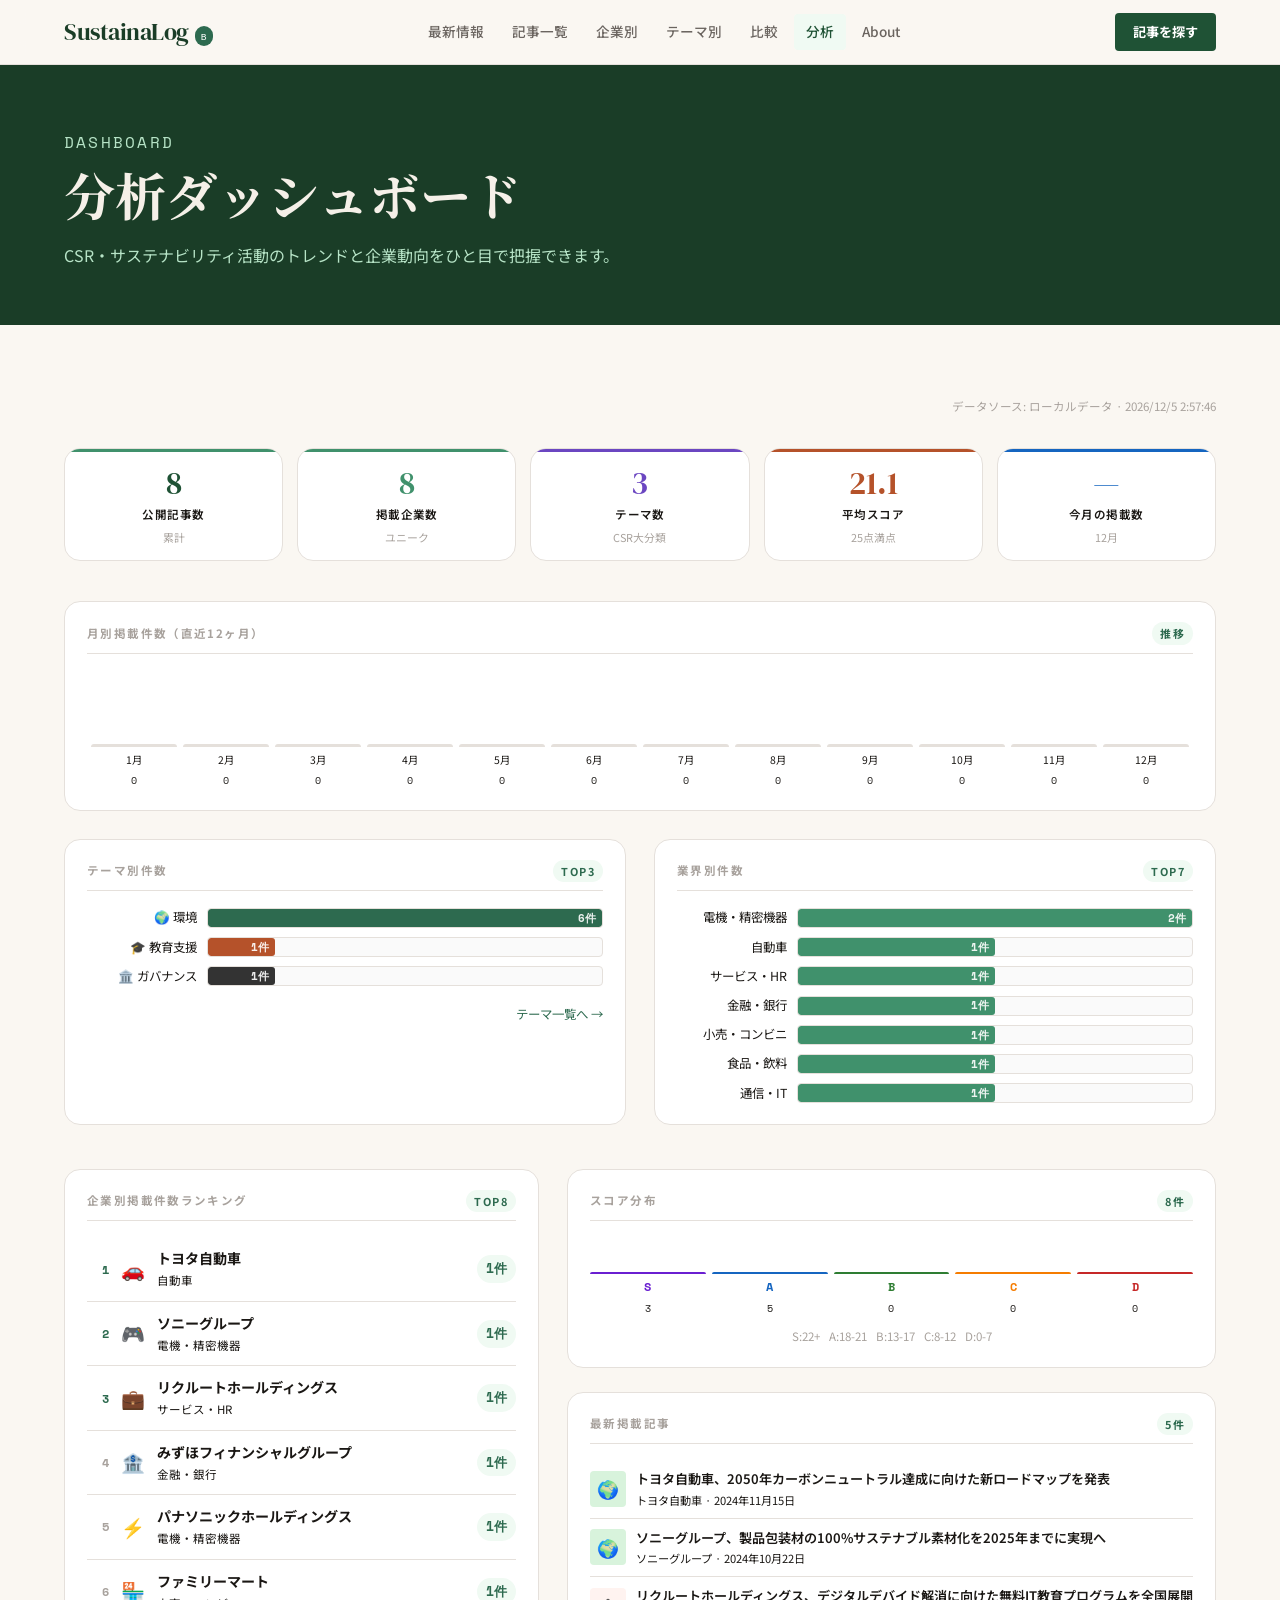
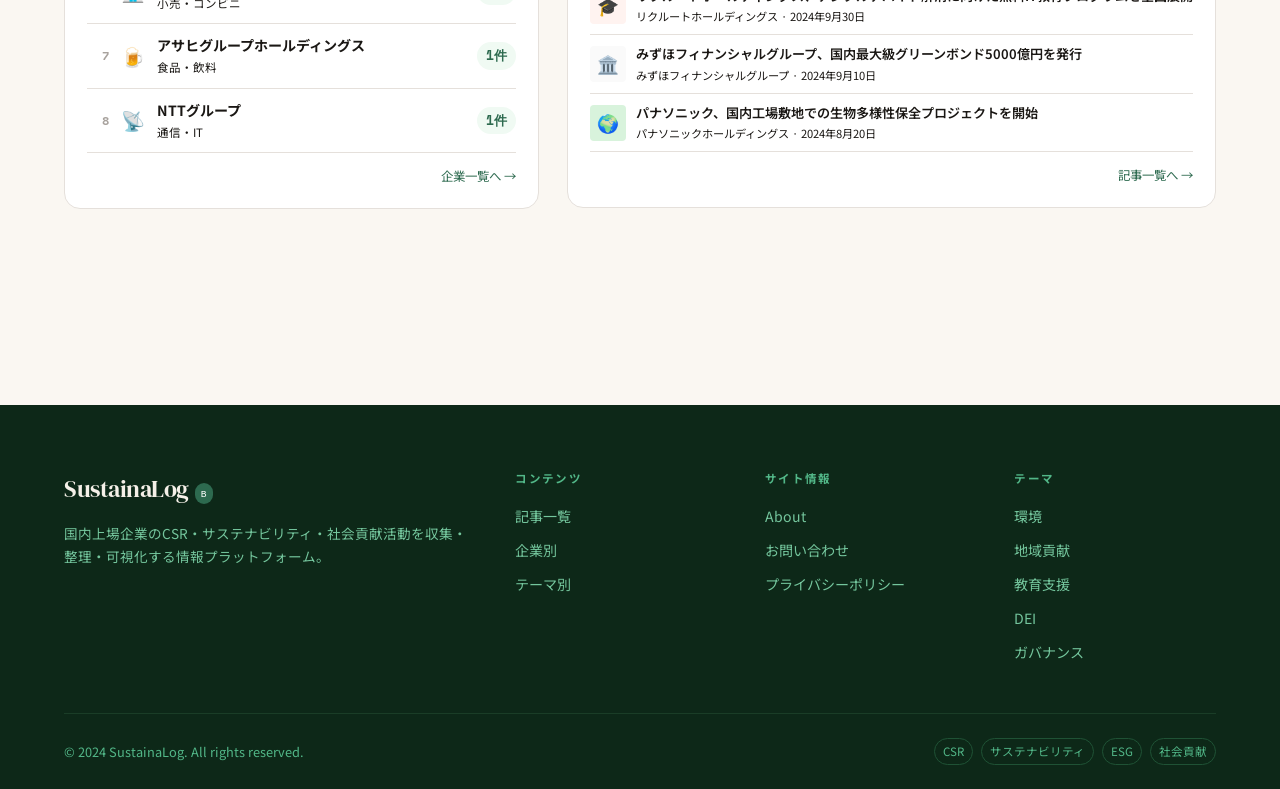
<file: dashboard.html>
<!DOCTYPE html>
<html lang="ja">
<head>
  <meta charset="UTF-8">
  <meta name="viewport" content="width=device-width, initial-scale=1.0">
  <title>分析ダッシュボード — SustainaLog</title>
  <link rel="icon" href="data:image/svg+xml,<svg xmlns='http://www.w3.org/2000/svg' viewBox='0 0 100 100'><text y='.9em' font-size='90'>🌿</text></svg>">
  <meta name="description" content="国内企業のCSR・サステナビリティ活動データの分析ダッシュボード。業界・テーマ・企業別の統計。">
  <meta property="og:type" content="website">
  <meta property="og:title" content="分析ダッシュボード — SustainaLog">
  <meta property="og:description" content="国内企業のCSR・サステナビリティ活動データの分析ダッシュボード。業界・テーマ・企業別の統計。">
  <meta property="og:site_name" content="SustainaLog">
  <meta name="twitter:card" content="summary">
  <link rel="stylesheet" href="style.css">
  <style>
    @keyframes spin { to { transform: rotate(360deg); } }
    @keyframes barGrow {
      from { width: 0 !important; }
      to   { }
    }

    /* ─── KPI ─── */
    .kpi-grid {
      display: grid;
      grid-template-columns: repeat(5, 1fr);
      gap: 14px;
      margin-bottom: 40px;
    }
    @media (max-width: 900px) { .kpi-grid { grid-template-columns: repeat(3, 1fr); } }
    @media (max-width: 560px) { .kpi-grid { grid-template-columns: repeat(2, 1fr); } }
    .kpi-card {
      background: var(--white);
      border: 1px solid var(--ink-100);
      border-radius: var(--radius-lg);
      padding: 18px 16px 14px;
      text-align: center;
      position: relative;
      overflow: hidden;
    }
    .kpi-card::before {
      content: '';
      position: absolute;
      top: 0; left: 0; right: 0;
      height: 3px;
    }
    .kpi-num {
      font-family: var(--font-serif);
      font-size: 2rem;
      line-height: 1;
      margin-bottom: 6px;
      color: var(--green-700);
    }
    .kpi-label { font-size: .72rem; color: var(--ink-400); font-weight: 600; letter-spacing: .04em; }
    .kpi-sub   { font-size: .68rem; color: var(--ink-300); margin-top: 3px; }

    /* ─── Chart sections ─── */
    .dash-section { margin-bottom: 44px; }
    .dash-section-title {
      font-size: .72rem; font-weight: 700; letter-spacing: .12em;
      text-transform: uppercase; color: var(--ink-300);
      margin-bottom: 16px; padding-bottom: 8px;
      border-bottom: 1px solid var(--ink-100);
      display: flex; align-items: center; justify-content: space-between;
    }
    .dash-section-badge {
      font-size: .68rem; font-weight: 700; padding: 2px 8px;
      border-radius: 99px; background: var(--green-50); color: var(--green-600);
    }

    /* ─── Bar chart ─── */
    .bar-chart { display: flex; flex-direction: column; gap: 8px; }
    .bar-row {
      display: flex; align-items: center; gap: 10px;
    }
    .bar-label {
      font-size: .78rem; color: var(--ink-600); flex-shrink: 0;
      text-align: right; white-space: nowrap; overflow: hidden;
      text-overflow: ellipsis;
    }
    .bar-track {
      flex: 1; height: 20px; background: var(--ink-50, #fafafa);
      border-radius: 4px; overflow: hidden;
      border: 1px solid var(--ink-100);
    }
    .bar-fill {
      height: 100%; border-radius: 3px;
      display: flex; align-items: center; justify-content: flex-end;
      padding-right: 6px;
      transition: width .5s cubic-bezier(.22,1,.36,1);
    }
    .bar-fill-num {
      font-family: var(--font-mono); font-size: .68rem;
      font-weight: 700; color: rgba(255,255,255,.9);
      white-space: nowrap;
    }
    .bar-fill.zero { background: var(--ink-100) !important; }
    .bar-fill.zero .bar-fill-num { color: var(--ink-300); }

    /* ─── Monthly chart ─── */
    .monthly-chart {
      display: flex; align-items: flex-end; gap: 6px;
      height: 120px; padding: 0 4px;
    }
    @media (max-width: 560px) { .monthly-chart { height: 90px; gap: 4px; } }
    .month-col { display: flex; flex-direction: column; align-items: center; flex: 1; gap: 4px; }
    .month-bar-wrap {
      flex: 1; width: 100%; display: flex; align-items: flex-end;
    }
    .month-bar {
      width: 100%; border-radius: 4px 4px 0 0;
      min-height: 3px;
      transition: height .5s cubic-bezier(.22,1,.36,1);
      cursor: default;
      position: relative;
    }
    .month-bar:hover::after {
      content: attr(data-tooltip);
      position: absolute; bottom: calc(100% + 4px); left: 50%;
      transform: translateX(-50%);
      background: var(--ink-900); color: var(--white);
      font-size: .68rem; padding: 3px 8px; border-radius: 4px;
      white-space: nowrap; pointer-events: none;
    }
    .month-label { font-size: .65rem; color: var(--ink-400); white-space: nowrap; }
    .month-num   { font-family: var(--font-mono); font-size: .65rem; color: var(--ink-400); }

    /* ─── Ranking ─── */
    .ranking-item {
      display: flex; align-items: center; gap: 12px;
      padding: 10px 0; border-bottom: 1px solid var(--ink-100);
      text-decoration: none;
      transition: background var(--transition);
    }
    .ranking-item:last-child { border-bottom: none; }
    .ranking-item:hover { background: var(--green-50); margin: 0 -16px; padding: 10px 16px; border-radius: var(--radius-md); }
    .rank-num {
      font-family: var(--font-mono); font-size: .78rem; font-weight: 700;
      color: var(--ink-300); width: 22px; text-align: right; flex-shrink: 0;
    }
    .rank-num.top3 { color: var(--green-600); }
    .rank-icon { font-size: 1.2rem; flex-shrink: 0; }
    .rank-info { flex: 1; min-width: 0; }
    .rank-name { font-size: .88rem; font-weight: 700; color: var(--ink-800); white-space: nowrap; overflow: hidden; text-overflow: ellipsis; }
    .rank-sub  { font-size: .72rem; color: var(--ink-400); }
    .rank-count {
      font-family: var(--font-mono); font-size: .8rem; font-weight: 700;
      color: var(--green-600); background: var(--green-50);
      padding: 3px 9px; border-radius: 99px; flex-shrink: 0;
    }

    /* ─── 2-col layout ─── */
    .dash-cols {
      display: grid; grid-template-columns: 1fr 1fr; gap: 28px;
      margin-bottom: 44px;
    }
    @media (max-width: 768px) { .dash-cols { grid-template-columns: 1fr; } }

    .dash-card {
      background: var(--white); border: 1px solid var(--ink-100);
      border-radius: var(--radius-lg); padding: 20px 22px;
    }

    /* ─── Score dist ─── */
    .score-dist { display: flex; gap: 6px; align-items: flex-end; height: 80px; }
    .score-col  { flex: 1; display: flex; flex-direction: column; align-items: center; gap: 3px; }
    .score-bar-wrap { flex: 1; width: 100%; display: flex; align-items: flex-end; }
    .score-bar  {
      width: 100%; border-radius: 3px 3px 0 0; min-height: 2px;
      transition: height .5s cubic-bezier(.22,1,.36,1);
    }
    .score-rank-label { font-family: var(--font-mono); font-size: .72rem; font-weight: 700; }
    .score-count      { font-family: var(--font-mono); font-size: .64rem; color: var(--ink-400); }

    /* ─── Last updated ─── */
    .dash-updated {
      text-align: right; font-size: .72rem; color: var(--ink-300);
      margin-bottom: 32px;
    }
  </style>
</head>
<body>
<div id="header-mount"></div>

<div class="page-hero">
  <div class="container">
    <p class="page-hero-label">Dashboard</p>
    <h1>分析ダッシュボード</h1>
    <p>CSR・サステナビリティ活動のトレンドと企業動向をひと目で把握できます。</p>
  </div>
</div>

<section class="section">
  <div class="container" id="dash-mount">
    <div style="text-align:center;padding:80px 0;">
      <div style="width:40px;height:40px;border:3px solid var(--ink-100);border-top-color:var(--green-500);border-radius:50%;animation:spin .7s linear infinite;margin:0 auto 20px;"></div>
      <p style="color:var(--ink-300);font-size:.9rem;">データを集計中...</p>
    </div>
  </div>
</section>

<div id="footer-mount"></div>

<script src="schema.js"></script>
<script src="dummy-data.js"></script>
<script src="sheets-api.js"></script>
<script src="public-data.js"></script>
<script src="data.js"></script>
<script>
document.getElementById('header-mount').innerHTML = renderHeader('dashboard.html');
document.getElementById('footer-mount').innerHTML = renderFooter();

// ─────────────────────────────────────────────
// Chart helpers
// ─────────────────────────────────────────────

/**
 * 横棒グラフ（シンプル）
 * @param {Array} rows  [{ label, value, color, href }]
 * @param {Object} opts { labelWidth, maxValue, unit, emptyText }
 */
function buildBarChart(rows, opts = {}) {
  const { labelWidth = 120, unit = '件', emptyText = 'データなし' } = opts;
  if (!rows || rows.length === 0) {
    return `<div style="text-align:center;padding:24px;color:var(--ink-300);font-size:.84rem;">${emptyText}</div>`;
  }
  const max = opts.maxValue || Math.max(...rows.map(r => r.value), 1);
  return `<div class="bar-chart">` + rows.map(r => {
    const pct = Math.round((r.value / max) * 100);
    const bg  = r.color || 'var(--green-500)';
    const inner = `
      <div class="bar-row">
        <div class="bar-label" style="width:${labelWidth}px;min-width:${labelWidth}px;">${r.label}</div>
        <div class="bar-track">
          <div class="bar-fill ${r.value === 0 ? 'zero' : ''}"
               style="width:${Math.max(pct,r.value>0?6:0)}%;background:${bg};">
            <span class="bar-fill-num">${r.value > 0 ? r.value + unit : ''}</span>
          </div>
        </div>
      </div>`;
    return r.href ? `<a href="${r.href}" style="text-decoration:none;">${inner}</a>` : inner;
  }).join('') + `</div>`;
}

/**
 * 月別縦棒グラフ
 * @param {Array} months [{ label, value }]
 * @param {string} color
 */
function buildMonthlyChart(months, color = 'var(--green-500)') {
  if (!months || months.length === 0) {
    return `<div style="text-align:center;padding:24px;color:var(--ink-300);font-size:.84rem;">データなし</div>`;
  }
  const max = Math.max(...months.map(m => m.value), 1);
  return `<div class="monthly-chart">` + months.map(m => {
    const h = Math.round((m.value / max) * 100);
    const bg = m.value > 0 ? color : 'var(--ink-100)';
    return `
      <div class="month-col">
        <div class="month-bar-wrap">
          <div class="month-bar" style="height:${Math.max(h,m.value>0?4:2)}%;background:${bg};"
               data-tooltip="${m.label}: ${m.value}件"></div>
        </div>
        <div class="month-label">${m.label}</div>
        <div class="month-num">${m.value}</div>
      </div>`;
  }).join('') + `</div>`;
}

/**
 * スコア分布グラフ
 */
function buildScoreDist(articles) {
  const groups = { S:0, A:0, B:0, C:0, D:0 };
  articles.forEach(a => {
    const s = Number(a.total_score) || 0;
    if (s >= 22) groups.S++;
    else if (s >= 18) groups.A++;
    else if (s >= 13) groups.B++;
    else if (s >= 8)  groups.C++;
    else groups.D++;
  });
  const colors = { S:'#6a1fd1', A:'#1565c0', B:'#2e7d32', C:'#f57c00', D:'#c62828' };
  const max = Math.max(...Object.values(groups), 1);
  return `<div class="score-dist">` +
    Object.entries(groups).map(([r, cnt]) => `
      <div class="score-col">
        <div class="score-bar-wrap">
          <div class="score-bar" style="height:${Math.max(Math.round((cnt/max)*100),cnt>0?8:2)}%;background:${colors[r]};"></div>
        </div>
        <div class="score-rank-label" style="color:${colors[r]};">${r}</div>
        <div class="score-count">${cnt}</div>
      </div>`).join('') + `</div>`;
}

// ─────────────────────────────────────────────
// Main render
// ─────────────────────────────────────────────
(async () => {
  await loadPublicArticles();

  const articles   = getPublicArticles();
  const companies  = getCompanySummaries();
  const themes     = getThemeSummaries();

  const mount = document.getElementById('dash-mount');

  // ── KPI ──────────────────────────────────
  const totalArts  = articles.length;
  const totalCos   = companies.filter(c => c.article_count > 0).length;
  const totalThemes= themes.filter(t => t.article_count > 0).length;
  const scores     = articles.map(a => Number(a.total_score)||0).filter(s => s > 0);
  const avgScore   = scores.length ? (scores.reduce((a,b)=>a+b,0)/scores.length).toFixed(1) : '—';

  const now = new Date();
  const thisMonth = `${now.getFullYear()}/${String(now.getMonth()+1).padStart(2,'0')}`;
  const thisMonthCount = articles.filter(a => {
    const d = new Date(a.published_at || a.fetched_at || '');
    if (isNaN(d)) return false;
    return `${d.getFullYear()}/${String(d.getMonth()+1).padStart(2,'0')}` === thisMonth;
  }).length;

  // ── Monthly (12ヶ月) ────────────────────
  const monthlyData = [];
  for (let i = 11; i >= 0; i--) {
    const d = new Date(now.getFullYear(), now.getMonth() - i, 1);
    const key = `${d.getFullYear()}/${String(d.getMonth()+1).padStart(2,'0')}`;
    const shortLabel = `${d.getMonth()+1}月`;
    const cnt = articles.filter(a => {
      const ad = new Date(a.published_at || a.fetched_at || '');
      if (isNaN(ad)) return false;
      return `${ad.getFullYear()}/${String(ad.getMonth()+1).padStart(2,'0')}` === key;
    }).length;
    monthlyData.push({ label: shortLabel, value: cnt });
  }

  // ── Theme bar ────────────────────────────
  const themeBarData = themes
    .filter(t => t.article_count > 0)
    .slice(0, 10)
    .map(t => ({
      label: `${t.icon} ${t.name}`,
      value: t.article_count,
      color: t.accent,
      href: `theme.html?name=${encodeURIComponent(t.name)}`,
    }));

  // ── Industry bar ─────────────────────────
  const indMap = {};
  articles.forEach(a => {
    if (a.industry) indMap[a.industry] = (indMap[a.industry]||0)+1;
  });
  const indBarData = Object.entries(indMap)
    .sort((a,b) => b[1]-a[1])
    .slice(0, 10)
    .map(([label, value]) => ({ label, value, color: '#40916c' }));

  // ── Company ranking ──────────────────────
  const topCos = companies
    .filter(c => c.article_count > 0)
    .slice(0, 15);

  // ── Score distribution ───────────────────
  const scoreDist = buildScoreDist(articles);

  // ── Latest articles ──────────────────────
  const latestArts = articles.slice(0, 5);
  const latestHtml = latestArts.length > 0
    ? latestArts.map(a => `
        <a href="article.html?slug=${a.slug}" style="display:flex;align-items:center;gap:10px;padding:8px 0;border-bottom:1px solid var(--ink-100);text-decoration:none;" class="dash-latest-item">
          <div style="width:36px;height:36px;border-radius:var(--radius-sm);background:${
            (typeof CSR_TYPE_META!=='undefined'&&CSR_TYPE_META[a.csr_type]&&CSR_TYPE_META[a.csr_type].color)||'#d8f3dc'
          };display:flex;align-items:center;justify-content:center;font-size:1.1rem;flex-shrink:0;">
            ${(typeof CSR_TYPE_META!=='undefined'&&CSR_TYPE_META[a.csr_type]&&CSR_TYPE_META[a.csr_type].icon)||'📋'}
          </div>
          <div style="flex:1;min-width:0;">
            <div style="font-size:.82rem;font-weight:600;color:var(--ink-800);white-space:nowrap;overflow:hidden;text-overflow:ellipsis;">${a.translated_title||a.title||''}</div>
            <div style="font-size:.7rem;color:var(--ink-400);">${a.company_name||''} · ${formatDate(a.published_at||a.fetched_at||'')}</div>
          </div>
        </a>`).join('')
    : `<div style="color:var(--ink-300);font-size:.84rem;padding:16px 0;text-align:center;">記事なし</div>`;

  // ── 更新時刻 ─────────────────────────────
  const src = getPublicDataSource();
  const srcLabel = src.source === 'sheets' ? 'Google Sheets リアルタイム' : 'ローカルデータ';
  const updatedHtml = `<div class="dash-updated">データソース: ${srcLabel} · ${new Date().toLocaleString('ja-JP')}</div>`;

  // ── Render ────────────────────────────────
  mount.innerHTML = `
    ${updatedHtml}

    <!-- KPI -->
    <div class="kpi-grid">
      <div class="kpi-card" style="--kpi-c:var(--green-500);">
        <div style="height:3px;background:var(--green-500);position:absolute;top:0;left:0;right:0;border-radius:var(--radius-lg) var(--radius-lg) 0 0;"></div>
        <div class="kpi-num">${totalArts || '—'}</div>
        <div class="kpi-label">公開記事数</div>
        <div class="kpi-sub">累計</div>
      </div>
      <div class="kpi-card">
        <div style="height:3px;background:#40916c;position:absolute;top:0;left:0;right:0;border-radius:var(--radius-lg) var(--radius-lg) 0 0;"></div>
        <div class="kpi-num" style="color:#40916c;">${totalCos || '—'}</div>
        <div class="kpi-label">掲載企業数</div>
        <div class="kpi-sub">ユニーク</div>
      </div>
      <div class="kpi-card">
        <div style="height:3px;background:#6b46c1;position:absolute;top:0;left:0;right:0;border-radius:var(--radius-lg) var(--radius-lg) 0 0;"></div>
        <div class="kpi-num" style="color:#6b46c1;">${totalThemes || '—'}</div>
        <div class="kpi-label">テーマ数</div>
        <div class="kpi-sub">CSR大分類</div>
      </div>
      <div class="kpi-card">
        <div style="height:3px;background:#b5522a;position:absolute;top:0;left:0;right:0;border-radius:var(--radius-lg) var(--radius-lg) 0 0;"></div>
        <div class="kpi-num" style="color:#b5522a;">${avgScore}</div>
        <div class="kpi-label">平均スコア</div>
        <div class="kpi-sub">25点満点</div>
      </div>
      <div class="kpi-card">
        <div style="height:3px;background:#1565c0;position:absolute;top:0;left:0;right:0;border-radius:var(--radius-lg) var(--radius-lg) 0 0;"></div>
        <div class="kpi-num" style="color:#1565c0;">${thisMonthCount || '—'}</div>
        <div class="kpi-label">今月の掲載数</div>
        <div class="kpi-sub">${now.getMonth()+1}月</div>
      </div>
    </div>

    <!-- Monthly trend -->
    <div class="dash-card dash-section" style="margin-bottom:28px;">
      <div class="dash-section-title">
        月別掲載件数（直近12ヶ月）
        <span class="dash-section-badge">推移</span>
      </div>
      ${buildMonthlyChart(monthlyData, 'var(--green-500)')}
    </div>

    <!-- 2-col: Theme + Industry -->
    <div class="dash-cols">
      <div class="dash-card">
        <div class="dash-section-title">
          テーマ別件数
          <span class="dash-section-badge">TOP${themeBarData.length}</span>
        </div>
        ${buildBarChart(themeBarData, { labelWidth: 110, unit: '件' })}
        ${themeBarData.length === 0 ? '' : `<div style="margin-top:12px;text-align:right;"><a href="themes.html" style="font-size:.78rem;color:var(--green-600);">テーマ一覧へ →</a></div>`}
      </div>

      <div class="dash-card">
        <div class="dash-section-title">
          業界別件数
          <span class="dash-section-badge">TOP${indBarData.length}</span>
        </div>
        ${buildBarChart(indBarData, { labelWidth: 110, unit: '件' })}
      </div>
    </div>

    <!-- 2-col: Company ranking + Score dist -->
    <div class="dash-cols">
      <div class="dash-card">
        <div class="dash-section-title">
          企業別掲載件数ランキング
          <span class="dash-section-badge">TOP${topCos.length}</span>
        </div>
        ${topCos.length === 0
          ? `<div style="color:var(--ink-300);font-size:.84rem;text-align:center;padding:24px 0;">データなし</div>`
          : topCos.map((c, i) => `
            <a href="company.html?name=${encodeURIComponent(c.company_name)}" class="ranking-item">
              <span class="rank-num ${i < 3 ? 'top3' : ''}">${i+1}</span>
              <span class="rank-icon">${c.icon||'🏢'}</span>
              <div class="rank-info">
                <div class="rank-name">${c.company_name}</div>
                <div class="rank-sub">${c.industry||''}</div>
              </div>
              <span class="rank-count">${c.article_count}件</span>
            </a>`).join('')
        }
        ${topCos.length > 0 ? `<div style="margin-top:8px;text-align:right;"><a href="companies.html" style="font-size:.78rem;color:var(--green-600);">企業一覧へ →</a></div>` : ''}
      </div>

      <div>
        <!-- Score dist -->
        <div class="dash-card" style="margin-bottom:24px;">
          <div class="dash-section-title">
            スコア分布
            <span class="dash-section-badge">${articles.length}件</span>
          </div>
          ${articles.length === 0
            ? `<div style="color:var(--ink-300);font-size:.84rem;text-align:center;padding:16px 0;">データなし</div>`
            : scoreDist
          }
          <div style="margin-top:10px;font-size:.72rem;color:var(--ink-300);text-align:center;">
            S:22+ &nbsp; A:18-21 &nbsp; B:13-17 &nbsp; C:8-12 &nbsp; D:0-7
          </div>
        </div>

        <!-- Latest articles -->
        <div class="dash-card">
          <div class="dash-section-title">
            最新掲載記事
            <span class="dash-section-badge">${latestArts.length}件</span>
          </div>
          ${latestHtml}
          ${latestArts.length > 0 ? `<div style="margin-top:8px;text-align:right;"><a href="articles.html" style="font-size:.78rem;color:var(--green-600);">記事一覧へ →</a></div>` : ''}
        </div>
      </div>
    </div>
  `;

  // hover animation for latest items
  document.querySelectorAll('.dash-latest-item').forEach(el => {
    el.addEventListener('mouseenter', () => { el.style.background = 'var(--green-50)'; });
    el.addEventListener('mouseleave', () => { el.style.background = ''; });
  });

  initScrollAnimations();
})();
</script>
</body>
</html>
</file>
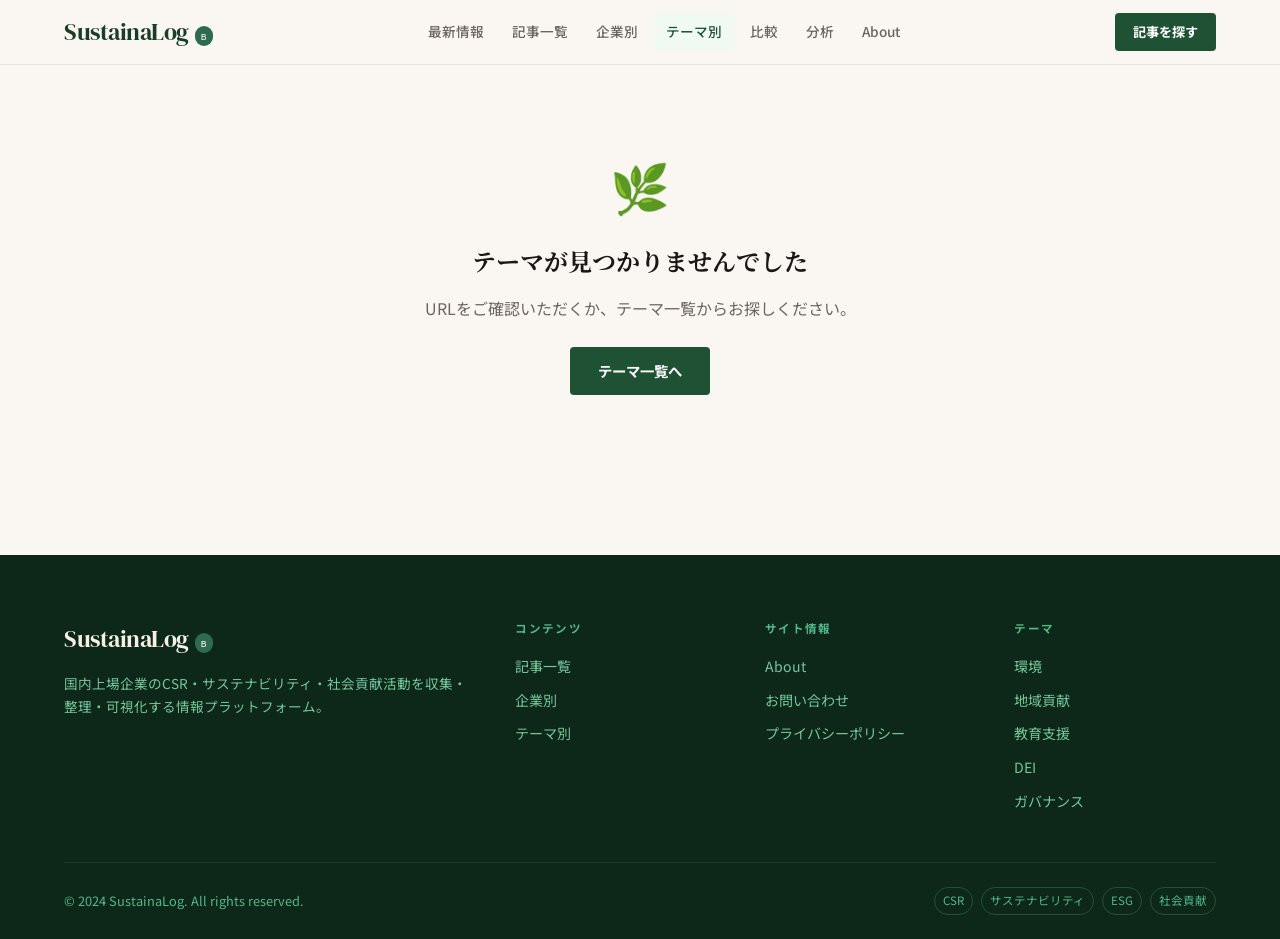
<file: theme.html>
<!DOCTYPE html>
<html lang="ja">
<head>
  <meta charset="UTF-8">
  <meta name="viewport" content="width=device-width, initial-scale=1.0">
  <title>テーマ詳細 — SustainaLog</title>
  <link rel="icon" href="data:image/svg+xml,<svg xmlns='http://www.w3.org/2000/svg' viewBox='0 0 100 100'><text y='.9em' font-size='90'>🌿</text></svg>">
  <meta name="description" content="CSRテーマ別の企業活動まとめ。関連記事・掲載企業・活動頻度を確認できます。">
  <meta property="og:type" content="website">
  <meta property="og:title" content="テーマ詳細 — SustainaLog">
  <meta property="og:description" content="CSRテーマ別の企業活動まとめ。関連記事・掲載企業・活動頻度を確認できます。">
  <meta property="og:site_name" content="SustainaLog">
  <meta name="twitter:card" content="summary">
  <link rel="stylesheet" href="style.css">
  <style>
    @keyframes spin { to { transform: rotate(360deg); } }

    /* Hero */
    .th-hero { padding: 48px 0 0; }
    .th-hero-inner { display: flex; align-items: flex-end; gap: 20px; padding-bottom: 40px; flex-wrap: wrap; }
    .th-icon-wrap {
      width: 80px; height: 80px; border-radius: var(--radius-lg);
      display: flex; align-items: center; justify-content: center;
      font-size: 2.8rem; flex-shrink: 0; background: rgba(255,255,255,.18);
    }
    .th-hero-body { flex: 1; min-width: 0; }
    .th-hero-eyebrow { font-size: .72rem; font-weight: 700; letter-spacing: .12em; text-transform: uppercase; margin-bottom: 8px; opacity: .7; }
    .th-hero-name { font-family: var(--font-serif); font-size: clamp(1.6rem, 4vw, 2.4rem); color: var(--cream); line-height: 1.2; margin-bottom: 0; }

    /* Stats */
    .th-stats {
      display: grid; grid-template-columns: repeat(4, 1fr);
      background: var(--white); border-radius: var(--radius-lg);
      border: 1px solid var(--ink-100); overflow: hidden;
    }
    @media (max-width: 600px) { .th-stats { grid-template-columns: repeat(2, 1fr); } }
    .th-stat { padding: 18px 14px; text-align: center; border-right: 1px solid var(--ink-100); }
    .th-stat:last-child { border-right: none; }
    .th-stat-num { font-family: var(--font-serif); font-size: 1.8rem; color: var(--green-700); line-height: 1; margin-bottom: 5px; }
    .th-stat-label { font-size: .73rem; color: var(--ink-400); }

    /* Layout */
    .th-layout { display: grid; grid-template-columns: 1fr 280px; gap: 32px; margin-top: 36px; }
    @media (max-width: 900px) { .th-layout { grid-template-columns: 1fr; } }

    /* Section title */
    .th-section-title {
      font-size: .72rem; font-weight: 700; letter-spacing: .12em;
      text-transform: uppercase; color: var(--ink-300);
      margin-bottom: 16px; padding-bottom: 8px;
      border-bottom: 1px solid var(--ink-100);
    }

    /* Sidebar */
    .th-sidebar-card {
      background: var(--white); border: 1px solid var(--ink-100);
      border-radius: var(--radius-lg); padding: 18px 20px; margin-bottom: 18px;
    }
    .th-sidebar-title { font-size: .72rem; font-weight: 700; letter-spacing: .1em; text-transform: uppercase; color: var(--ink-400); margin-bottom: 12px; }

    /* Company list */
    .th-company-item {
      display: flex; align-items: center; gap: 10px;
      padding: 8px 0; border-bottom: 1px solid var(--ink-100);
      text-decoration: none;
    }
    .th-company-item:last-child { border-bottom: none; }
    .th-company-icon { font-size: 1.2rem; width: 32px; height: 32px; background: var(--green-50); border-radius: var(--radius-sm); display: flex; align-items: center; justify-content: center; flex-shrink: 0; }
    .th-company-name { font-size: .84rem; font-weight: 600; color: var(--ink-800); }
    .th-company-count { font-size: .72rem; font-family: var(--font-mono); color: var(--green-600); margin-left: auto; }
    .th-company-item:hover .th-company-name { color: var(--green-700); }

    /* Score bar */
    .th-score-bar { height: 6px; background: var(--ink-100); border-radius: 3px; overflow: hidden; margin: 4px 0 2px; }
    .th-score-fill { height: 100%; border-radius: 3px; }

    /* Tags */
    .tag-list { display: flex; flex-wrap: wrap; gap: 6px; }
    .tag-item { font-size: .72rem; padding: 3px 10px; border-radius: 99px; background: var(--cream); color: var(--ink-500); border: 1px solid var(--ink-100); }

    /* Back link */
    .th-back { display: inline-flex; align-items: center; gap: 6px; font-size: .84rem; color: var(--green-400); margin-bottom: 24px; transition: gap var(--transition); }
    .th-back:hover { gap: 10px; color: var(--green-300); }

    /* Activity bars */
    .act-bar { display: flex; align-items: center; gap: 10px; margin-bottom: 7px; }
    .act-label { font-size: .74rem; color: var(--ink-500); width: 56px; flex-shrink: 0; }
    .act-track { flex: 1; height: 5px; background: var(--ink-100); border-radius: 3px; overflow: hidden; }
    .act-fill { height: 100%; background: var(--green-400); border-radius: 3px; }
    .act-count { font-size: .7rem; font-family: var(--font-mono); color: var(--ink-300); width: 24px; text-align: right; }
  </style>
</head>
<body>
<div id="header-mount"></div>
<div id="th-mount">
  <div style="text-align:center;padding:96px 24px;">
    <div style="width:40px;height:40px;border:3px solid var(--ink-100);border-top-color:var(--green-500);border-radius:50%;animation:spin .7s linear infinite;margin:0 auto 20px;"></div>
    <p style="color:var(--ink-300);font-size:.9rem;">テーマデータを読み込み中...</p>
  </div>
</div>
<div id="footer-mount"></div>

<script src="schema.js"></script>
<script src="dummy-data.js"></script>
<script src="sheets-api.js"></script>
<script src="public-data.js"></script>
<script src="data.js"></script>
<script>
document.getElementById('header-mount').innerHTML = renderHeader('themes.html');
document.getElementById('footer-mount').innerHTML = renderFooter();

const params    = new URLSearchParams(window.location.search);
const themeName = params.get('name');

function scoreColor(s) {
  if (s >= 22) return '#6a1fd1'; if (s >= 18) return '#1565c0';
  if (s >= 13) return '#2e7d32'; if (s >= 8)  return '#f57c00';
  return '#c62828';
}
function scoreLabel(s) {
  if (s >= 22) return 'S'; if (s >= 18) return 'A';
  if (s >= 13) return 'B'; if (s >= 8)  return 'C'; return 'D';
}

(async () => {
  await loadPublicArticles();

  const th    = themeName ? getThemeSummaryByName(decodeURIComponent(themeName)) : null;
  const mount = document.getElementById('th-mount');

  if (!th) {
    mount.innerHTML = `
      <div class="container" style="padding:80px 24px;text-align:center;">
        <p style="font-size:3rem;margin-bottom:16px;">🌿</p>
        <h2 style="font-family:var(--font-serif);margin-bottom:12px;">テーマが見つかりませんでした</h2>
        <p style="color:var(--ink-500);margin-bottom:24px;">URLをご確認いただくか、テーマ一覧からお探しください。</p>
        <a href="themes.html" class="btn btn-primary">テーマ一覧へ</a>
      </div>`;
    return;
  }

  document.title = th.name + ' — SustainaLog';

  const avgRank  = th.avg_score > 0 ? scoreLabel(th.avg_score) : '—';
  const avgColor = th.avg_score > 0 ? scoreColor(th.avg_score) : 'var(--ink-300)';

  // 月別活動頻度（直近6ヶ月）
  const now = new Date();
  const mMap = {};
  for (let i = 5; i >= 0; i--) {
    const d = new Date(now.getFullYear(), now.getMonth() - i, 1);
    mMap[`${d.getFullYear()}/${String(d.getMonth()+1).padStart(2,'0')}`] = 0;
  }
  th.articles.forEach(a => {
    const d = new Date(a.published_at || a.fetched_at || '');
    if (!isNaN(d)) {
      const k = `${d.getFullYear()}/${String(d.getMonth()+1).padStart(2,'0')}`;
      if (k in mMap) mMap[k]++;
    }
  });
  const maxM = Math.max(...Object.values(mMap), 1);
  const actHtml = Object.entries(mMap).map(([k, v]) => `
    <div class="act-bar">
      <span class="act-label">${k.slice(5)}月</span>
      <div class="act-track"><div class="act-fill" style="width:${Math.round((v/maxM)*100)}%"></div></div>
      <span class="act-count">${v}</span>
    </div>`).join('');

  // 関連企業（記事数降順）
  const coCount = {};
  th.articles.forEach(a => {
    if (a.company_name) coCount[a.company_name] = (coCount[a.company_name] || 0) + 1;
  });
  const coList = Object.entries(coCount).sort((a, b) => b[1] - a[1]).slice(0, 8);
  const allSummaries = getCompanySummaries();
  const coHtml = coList.map(([name, cnt]) => {
    const cs = allSummaries.find(c => c.company_name === name);
    const icon = cs ? cs.icon : '🏢';
    return `
      <a href="company.html?name=${encodeURIComponent(name)}" class="th-company-item">
        <div class="th-company-icon">${icon}</div>
        <span class="th-company-name">${name}</span>
        <span class="th-company-count">${cnt}件</span>
      </a>`;
  }).join('');

  // classification_tags 収集（全記事から）
  const tagSet = new Set();
  th.articles.forEach(a => {
    const tags = Array.isArray(a.classification_tags)
      ? a.classification_tags
      : (a.classification_tags || '').split(',').map(s => s.trim()).filter(Boolean);
    tags.forEach(t => { if (t) tagSet.add(t); });
  });
  const tagHtml = [...tagSet].slice(0, 12)
    .map(t => `<span class="tag-item">${t}</span>`).join('');

  // csr_subtype 収集
  const subSet = new Set();
  th.articles.forEach(a => { if (a.csr_subtype) subSet.add(a.csr_subtype); });
  const subHtml = [...subSet].map(s => `<span class="tag-item">${s}</span>`).join('');

  // 最新記事（最大6件）
  const recent = th.articles.slice(0, 6).map(adaptArticleForUI);
  const recHtml = recent.length > 0
    ? `<div class="articles-grid">${recent.map(renderCard).join('')}</div>`
    : `<p style="color:var(--ink-300);font-size:.88rem;padding:24px 0;">公開記事がまだありません</p>`;

  mount.innerHTML = `
    <!-- Hero -->
    <div class="th-hero" style="background:linear-gradient(135deg, ${th.accent}dd, ${th.accent}99);">
      <div class="container">
        <a href="themes.html" class="th-back">← テーマ一覧に戻る</a>
        <div class="th-hero-inner">
          <div class="th-icon-wrap">${th.icon}</div>
          <div class="th-hero-body">
            <p class="th-hero-eyebrow" style="color:rgba(255,255,255,.8);">CSR Theme</p>
            <h1 class="th-hero-name">${th.name}</h1>
          </div>
        </div>
      </div>
    </div>

    <!-- Stats -->
    <div class="container">
      <div class="th-stats">
        <div class="th-stat">
          <div class="th-stat-num">${th.article_count}</div>
          <div class="th-stat-label">公開記事数</div>
        </div>
        <div class="th-stat">
          <div class="th-stat-num" style="color:${avgColor};">${avgRank}</div>
          <div class="th-stat-label">平均スコアランク</div>
        </div>
        <div class="th-stat">
          <div class="th-stat-num">${th.avg_score > 0 ? th.avg_score : '—'}</div>
          <div class="th-stat-label">平均スコア（/25）</div>
        </div>
        <div class="th-stat">
          <div class="th-stat-num">${th.companies.length}</div>
          <div class="th-stat-label">関連企業数</div>
        </div>
      </div>

      <!-- 2-column layout -->
      <div class="th-layout">
        <!-- Main -->
        <div>
          <!-- サブタイプタグ -->
          ${subHtml ? `
          <div style="margin-bottom:28px;">
            <div class="th-section-title">サブカテゴリ</div>
            <div class="tag-list">${subHtml}</div>
          </div>` : ''}

          <!-- 最新記事 -->
          <div>
            <div class="th-section-title">最新の掲載記事（${th.article_count}件中 最新${Math.min(6, th.article_count)}件）</div>
            ${recHtml}
            ${th.article_count > 6 ? `
            <div style="text-align:center;margin-top:24px;">
              <a href="articles.html" class="btn btn-outline btn-sm" style="font-size:.84rem;">
                このテーマの全記事を記事一覧で見る →
              </a>
            </div>` : ''}
          </div>
        </div>

        <!-- Sidebar -->
        <div>
          <!-- テーマ情報 -->
          <div class="th-sidebar-card" style="background:${th.color};border-color:${th.accent}33;">
            <div class="th-sidebar-title" style="color:${th.accent};">テーマ情報</div>
            <div style="display:flex;align-items:center;gap:14px;margin-bottom:14px;">
              <span style="font-size:2.5rem;">${th.icon}</span>
              <div>
                <div style="font-family:var(--font-serif);font-size:1.1rem;color:var(--ink-900);">${th.name}</div>
                <div style="font-size:.76rem;color:var(--ink-400);margin-top:3px;">CSR大分類</div>
              </div>
            </div>
            ${th.avg_score > 0 ? `
            <div style="display:flex;align-items:center;gap:8px;margin-top:8px;">
              <span style="font-family:var(--font-mono);font-size:1.4rem;font-weight:700;color:${avgColor};">${avgRank}</span>
              <div style="flex:1;">
                <div class="th-score-bar"><div class="th-score-fill" style="width:${Math.round((th.avg_score/25)*100)}%;background:${avgColor};"></div></div>
                <div style="font-family:var(--font-mono);font-size:.7rem;color:var(--ink-400);margin-top:2px;">平均 ${th.avg_score}/25点</div>
              </div>
            </div>` : ''}
          </div>

          <!-- 関連企業 -->
          ${coHtml ? `
          <div class="th-sidebar-card">
            <div class="th-sidebar-title">関連企業（${th.companies.length}社）</div>
            ${coHtml}
          </div>` : ''}

          <!-- 活動頻度 -->
          ${th.article_count > 0 ? `
          <div class="th-sidebar-card">
            <div class="th-sidebar-title">最近の活動頻度（月別）</div>
            ${actHtml}
          </div>` : ''}

          <!-- 分類タグ -->
          ${tagHtml ? `
          <div class="th-sidebar-card">
            <div class="th-sidebar-title">関連キーワード</div>
            <div class="tag-list">${tagHtml}</div>
          </div>` : ''}
        </div>
      </div>
    </div>
  `;

  initScrollAnimations();
})();
</script>
</body>
</html>
</file>
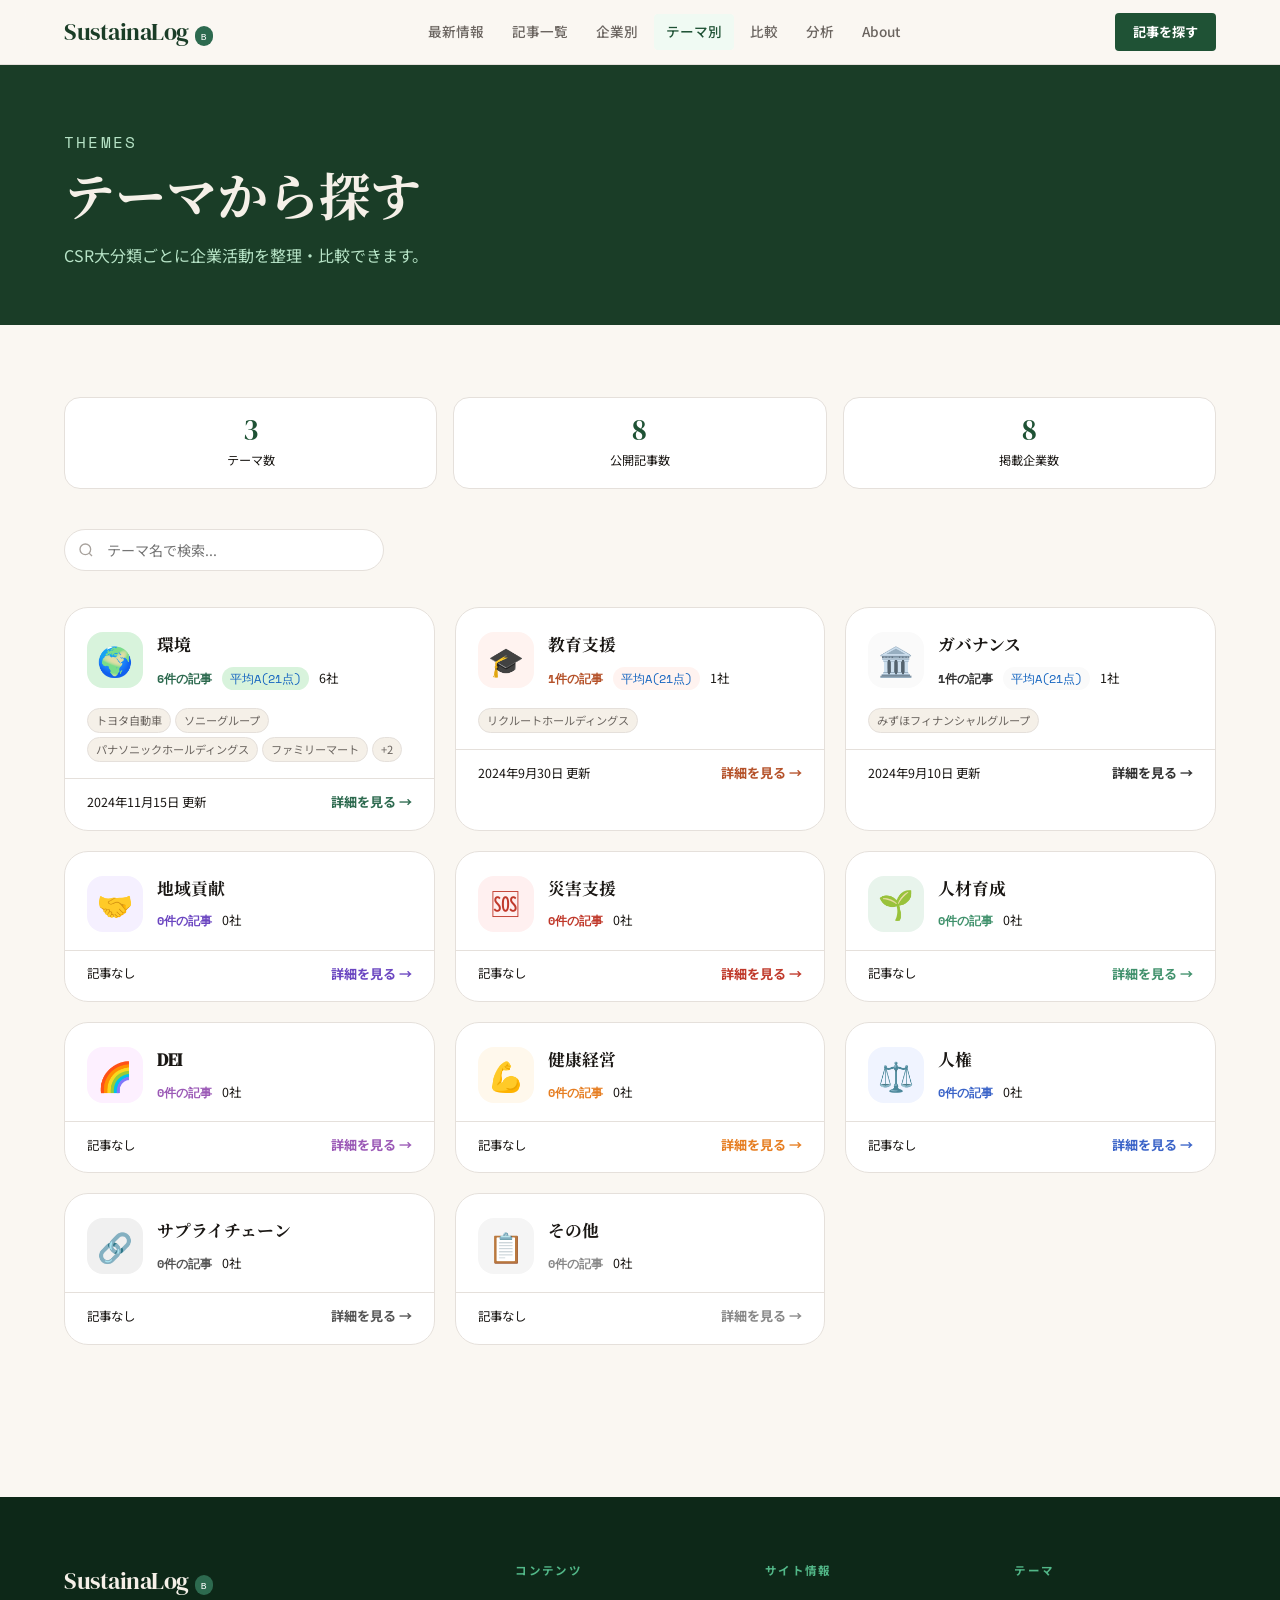
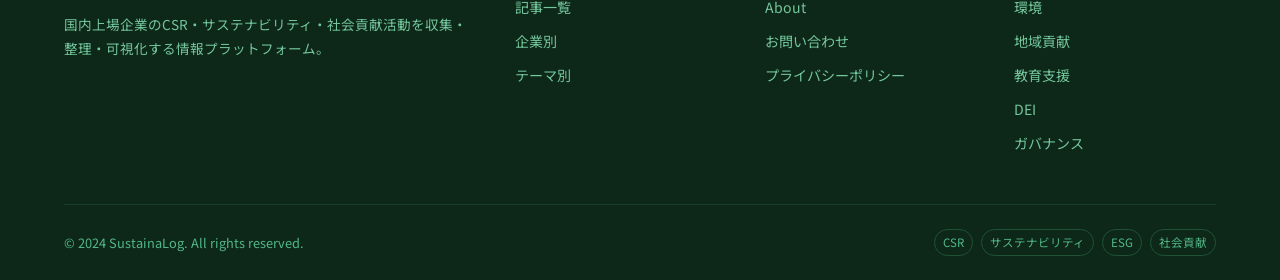
<file: themes.html>
<!DOCTYPE html>
<html lang="ja">
<head>
  <meta charset="UTF-8">
  <meta name="viewport" content="width=device-width, initial-scale=1.0">
  <title>テーマ別 — SustainaLog</title>
  <meta name="description" content="CSR・サステナビリティ活動をテーマ別に探せます。">
  <link rel="icon" href="data:image/svg+xml,<svg xmlns='http://www.w3.org/2000/svg' viewBox='0 0 100 100'><text y='.9em' font-size='90'>🌿</text></svg>">
  <meta property="og:type" content="website">
  <meta property="og:title" content="テーマ別 — SustainaLog">
  <meta property="og:description" content="CSR・サステナビリティ活動をテーマ別に探せます。環境・地域貢献・教育支援ほか全11テーマ。">
  <meta property="og:site_name" content="SustainaLog">
  <meta name="twitter:card" content="summary">
  <link rel="stylesheet" href="style.css">
  <style>
    @keyframes spin { to { transform: rotate(360deg); } }
    .themes-grid-main {
      display: grid;
      grid-template-columns: repeat(3, 1fr);
      gap: 20px;
    }
    @media (max-width: 900px) { .themes-grid-main { grid-template-columns: repeat(2, 1fr); } }
    @media (max-width: 560px) { .themes-grid-main { grid-template-columns: 1fr; } }
    .theme-card-big {
      background: var(--white);
      border: 1px solid var(--ink-100);
      border-radius: var(--radius-xl);
      overflow: hidden;
      transition: transform var(--transition), box-shadow var(--transition), border-color var(--transition);
      text-decoration: none;
      display: block;
    }
    .theme-card-big:hover {
      transform: translateY(-3px);
      box-shadow: var(--shadow-md);
      border-color: var(--green-300);
    }
    .theme-card-header {
      padding: 24px 22px 18px;
      display: flex;
      align-items: flex-start;
      gap: 14px;
    }
    .theme-icon-big {
      width: 56px; height: 56px;
      border-radius: var(--radius-lg);
      display: flex; align-items: center; justify-content: center;
      font-size: 1.8rem; flex-shrink: 0;
    }
    .theme-card-title {
      font-family: var(--font-serif);
      font-size: 1.05rem; color: var(--ink-900); margin-bottom: 6px;
    }
    .theme-card-meta {
      display: flex; gap: 10px; align-items: center; flex-wrap: wrap;
      font-size: .78rem; color: var(--ink-400);
    }
    .theme-card-count {
      font-family: var(--font-mono); font-weight: 700;
    }
    .theme-score-badge {
      font-family: var(--font-mono); font-size: .72rem;
      padding: 2px 8px; border-radius: 99px;
      background: var(--ink-50, #f9f9f9); color: var(--ink-400);
    }
    .theme-card-footer {
      padding: 12px 22px 16px;
      display: flex; justify-content: space-between; align-items: center;
      border-top: 1px solid var(--ink-100);
    }
    .theme-company-pills {
      display: flex; flex-wrap: wrap; gap: 4px; padding: 0 22px 16px;
    }
    .theme-company-pill {
      font-size: .7rem; padding: 2px 8px; border-radius: 99px;
      background: var(--cream); color: var(--ink-500);
      border: 1px solid var(--ink-100);
    }
    .stat-row {
      display: grid; grid-template-columns: repeat(3, 1fr);
      gap: 16px; margin-bottom: 40px;
    }
    @media (max-width: 560px) { .stat-row { gap: 8px; } }
    .stat-box {
      background: var(--white); border: 1px solid var(--ink-100);
      border-radius: var(--radius-lg); padding: 18px 14px; text-align: center;
    }
    .stat-box-num { font-family: var(--font-serif); font-size: 1.8rem; color: var(--green-700); line-height: 1; margin-bottom: 5px; }
    .stat-box-label { font-size: .76rem; color: var(--ink-400); }
  </style>
</head>
<body>

<div id="header-mount"></div>

<div class="page-hero">
  <div class="container">
    <p class="page-hero-label">Themes</p>
    <h1>テーマから探す</h1>
    <p>CSR大分類ごとに企業活動を整理・比較できます。</p>
  </div>
</div>

<section class="section">
  <div class="container">

    <!-- Stats -->
    <div class="stat-row">
      <div class="stat-box"><div class="stat-box-num" id="stat-themes">—</div><div class="stat-box-label">テーマ数</div></div>
      <div class="stat-box"><div class="stat-box-num" id="stat-arts">—</div><div class="stat-box-label">公開記事数</div></div>
      <div class="stat-box"><div class="stat-box-num" id="stat-cos">—</div><div class="stat-box-label">掲載企業数</div></div>
    </div>

    <!-- Search -->
    <div class="search-wrap" style="max-width:320px;margin-bottom:36px;">
      <svg class="search-icon" width="16" height="16" fill="none" stroke="currentColor" stroke-width="2" viewBox="0 0 24 24"><circle cx="11" cy="11" r="8"/><path d="m21 21-4.3-4.3"/></svg>
      <input type="text" class="search-input" placeholder="テーマ名で検索..." id="themeSearch" oninput="filterThemes()">
    </div>

    <!-- Themes grid -->
    <div id="themes-grid">
      <div style="text-align:center;padding:64px 0;">
        <div style="width:36px;height:36px;border:3px solid var(--ink-100);border-top-color:var(--green-500);border-radius:50%;animation:spin .7s linear infinite;margin:0 auto 16px;"></div>
        <p style="color:var(--ink-300);font-size:.88rem;">テーマデータを読み込み中...</p>
      </div>
    </div>

    <div class="empty-state" id="empty-state" style="display:none;">
      <div class="empty-state-icon">🌿</div>
      <h3>テーマが見つかりません</h3>
      <p>検索条件を変えてお試しください。</p>
    </div>
  </div>
</section>

<div id="footer-mount"></div>

<script src="schema.js"></script>
<script src="dummy-data.js"></script>
<script src="sheets-api.js"></script>
<script src="public-data.js"></script>
<script src="data.js"></script>
<script>
document.getElementById('header-mount').innerHTML = renderHeader('themes.html');
document.getElementById('footer-mount').innerHTML = renderFooter();

let _allThemes = [];
let _loaded = false;

function scoreColor(s) {
  if (s >= 22) return '#6a1fd1'; if (s >= 18) return '#1565c0';
  if (s >= 13) return '#2e7d32'; if (s >= 8)  return '#f57c00';
  return '#c62828';
}
function scoreLabel(s) {
  if (s >= 22) return 'S'; if (s >= 18) return 'A';
  if (s >= 13) return 'B'; if (s >= 8)  return 'C'; return 'D';
}

function renderThemeGrid(list) {
  const grid  = document.getElementById('themes-grid');
  const empty = document.getElementById('empty-state');
  if (list.length === 0) {
    grid.innerHTML = '';
    empty.style.display = 'block';
    return;
  }
  empty.style.display = 'none';
  grid.className = 'themes-grid-main';
  grid.innerHTML = list.map(t => {
    const nameEnc = encodeURIComponent(t.name);
    const rank    = t.avg_score > 0 ? scoreLabel(t.avg_score) : '';
    const rankCol = t.avg_score > 0 ? scoreColor(t.avg_score) : '';
    const cosSlice = t.companies.slice(0, 4);
    const moreCount = t.companies.length - cosSlice.length;
    return `
      <a href="theme.html?name=${nameEnc}" class="theme-card-big animate-in">
        <div class="theme-card-header">
          <div class="theme-icon-big" style="background:${t.color};color:${t.accent};">${t.icon}</div>
          <div style="flex:1;min-width:0;">
            <h3 class="theme-card-title">${t.name}</h3>
            <div class="theme-card-meta">
              <span class="theme-card-count" style="color:${t.accent};">${t.article_count}件の記事</span>
              ${rank ? `<span class="theme-score-badge" style="color:${rankCol};background:${t.color};">平均${rank}(${t.avg_score}点)</span>` : ''}
              <span>${t.companies.length}社</span>
            </div>
          </div>
        </div>
        ${cosSlice.length > 0 ? `
        <div class="theme-company-pills">
          ${cosSlice.map(c => `<span class="theme-company-pill">${c}</span>`).join('')}
          ${moreCount > 0 ? `<span class="theme-company-pill">+${moreCount}</span>` : ''}
        </div>` : ''}
        <div class="theme-card-footer">
          <span style="font-size:.78rem;color:var(--ink-400);">
            ${t.latest_date ? formatDate(t.latest_date) + ' 更新' : '記事なし'}
          </span>
          <span style="font-size:.82rem;font-weight:700;color:${t.accent};">詳細を見る →</span>
        </div>
      </a>
    `;
  }).join('');
  initScrollAnimations();
}

function filterThemes() {
  if (!_loaded) return;
  const q = (document.getElementById('themeSearch').value || '').toLowerCase();
  const filtered = q
    ? _allThemes.filter(t => t.name.toLowerCase().includes(q))
    : _allThemes;
  renderThemeGrid(filtered);
}

(async () => {
  await loadPublicArticles();
  _allThemes = getThemeSummaries();
  _loaded = true;

  // Stats
  const totalArts = _allThemes.reduce((s, t) => s + t.article_count, 0);
  const allCos    = new Set(_allThemes.flatMap(t => t.companies));
  document.getElementById('stat-themes').textContent = _allThemes.filter(t => t.article_count > 0).length || _allThemes.length;
  document.getElementById('stat-arts').textContent   = totalArts || '—';
  document.getElementById('stat-cos').textContent    = allCos.size || '—';

  renderThemeGrid(_allThemes);
})();
</script>
</body>
</html>
</file>
<file: style.css>
/* ================================================
   SustainaLog — Global Stylesheet
   Design: Editorial/Magazine, Natural × Modern
   Palette: Deep Forest Green × Cream × Warm Black
   ================================================ */

@import url('https://fonts.googleapis.com/css2?family=Noto+Serif+JP:wght@300;400;500;700&family=Noto+Sans+JP:wght@300;400;500;700&family=DM+Serif+Display:ital@0;1&family=Space+Mono&display=swap');

/* ── CSS Variables ── */
:root {
  --green-900: #0d2818;
  --green-800: #1a3d27;
  --green-700: #1f5235;
  --green-600: #2d6a4f;
  --green-500: #40916c;
  --green-400: #52b788;
  --green-300: #74c69d;
  --green-200: #b7e4c7;
  --green-100: #d8f3dc;
  --green-50:  #f0faf3;

  --cream-dark: #e8e0d0;
  --cream:      #f5f0e8;
  --cream-light:#faf7f2;
  --white:      #ffffff;

  --ink-900: #1a1714;
  --ink-700: #3a3530;
  --ink-500: #6b6560;
  --ink-300: #a8a29d;
  --ink-100: #e5e0db;

  --accent-gold: #c9a84c;
  --accent-rust: #b5522a;

  --font-serif: 'DM Serif Display', 'Noto Serif JP', serif;
  --font-sans:  'Noto Sans JP', sans-serif;
  --font-mono:  'Space Mono', monospace;

  --radius-sm: 4px;
  --radius-md: 8px;
  --radius-lg: 16px;
  --radius-xl: 24px;

  --shadow-sm: 0 1px 3px rgba(13,40,24,.08);
  --shadow-md: 0 4px 16px rgba(13,40,24,.10);
  --shadow-lg: 0 12px 40px rgba(13,40,24,.14);
  --shadow-xl: 0 24px 64px rgba(13,40,24,.18);

  --transition: 0.22s cubic-bezier(0.4,0,0.2,1);
  --max-w: 1200px;
}

/* ── Reset ── */
*, *::before, *::after { box-sizing: border-box; margin: 0; padding: 0; }
html { scroll-behavior: smooth; font-size: 16px; }
body {
  font-family: var(--font-sans);
  background: var(--cream-light);
  color: var(--ink-900);
  line-height: 1.7;
  -webkit-font-smoothing: antialiased;
}
img { max-width: 100%; display: block; }
a { color: inherit; text-decoration: none; }
ul { list-style: none; }
button { cursor: pointer; border: none; background: none; font-family: inherit; }

/* ── Container ── */
.container { max-width: var(--max-w); margin: 0 auto; padding: 0 24px; }

/* ================================================
   HEADER
   ================================================ */
.site-header {
  position: sticky;
  top: 0;
  z-index: 100;
  background: rgba(250,247,242,0.92);
  backdrop-filter: blur(12px);
  -webkit-backdrop-filter: blur(12px);
  border-bottom: 1px solid var(--ink-100);
}
.header-inner {
  display: flex;
  align-items: center;
  justify-content: space-between;
  height: 64px;
  gap: 24px;
}
.site-logo {
  display: flex;
  align-items: baseline;
  gap: 6px;
  flex-shrink: 0;
}
.logo-main {
  font-family: var(--font-serif);
  font-size: 1.5rem;
  color: var(--green-800);
  letter-spacing: -0.02em;
}
.logo-badge {
  font-family: var(--font-mono);
  font-size: 0.6rem;
  background: var(--green-600);
  color: var(--white);
  padding: 2px 6px;
  border-radius: 99px;
  letter-spacing: 0.05em;
  text-transform: uppercase;
}
.site-nav { display: flex; align-items: center; gap: 4px; }
.nav-link {
  font-size: 0.85rem;
  font-weight: 500;
  color: var(--ink-500);
  padding: 6px 12px;
  border-radius: var(--radius-sm);
  transition: color var(--transition), background var(--transition);
}
.nav-link:hover, .nav-link.active {
  color: var(--green-700);
  background: var(--green-50);
}
.header-cta {
  font-size: 0.82rem;
  font-weight: 700;
  color: var(--white);
  background: var(--green-700);
  padding: 8px 18px;
  border-radius: var(--radius-sm);
  transition: background var(--transition), transform var(--transition);
  flex-shrink: 0;
}
.header-cta:hover { background: var(--green-600); transform: translateY(-1px); }

/* Mobile hamburger */
.hamburger {
  display: none;
  flex-direction: column;
  gap: 5px;
  padding: 8px;
  border-radius: var(--radius-sm);
  transition: background var(--transition);
}
.hamburger:hover { background: var(--green-50); }
.hamburger span {
  display: block;
  width: 22px;
  height: 2px;
  background: var(--ink-700);
  border-radius: 2px;
  transition: transform var(--transition), opacity var(--transition);
}
.mobile-nav {
  display: none;
  flex-direction: column;
  background: var(--cream-light);
  border-top: 1px solid var(--ink-100);
  padding: 16px 24px 24px;
  gap: 4px;
}
.mobile-nav.open { display: flex; }
.mobile-nav-link {
  font-size: 1rem;
  font-weight: 500;
  color: var(--ink-700);
  padding: 10px 0;
  border-bottom: 1px solid var(--ink-100);
}
.mobile-nav-link:last-child { border-bottom: none; }

/* ================================================
   FOOTER
   ================================================ */
.site-footer {
  background: var(--green-900);
  color: var(--green-200);
  margin-top: 80px;
}
.footer-main {
  display: grid;
  grid-template-columns: 2fr 1fr 1fr 1fr;
  gap: 48px;
  padding: 64px 0 48px;
}
.footer-brand .logo-main { color: var(--cream); }
.footer-brand .logo-badge { background: var(--green-600); }
.footer-desc {
  font-size: 0.85rem;
  color: var(--green-300);
  margin-top: 12px;
  line-height: 1.7;
}
.footer-col-title {
  font-size: 0.72rem;
  font-weight: 700;
  letter-spacing: 0.12em;
  text-transform: uppercase;
  color: var(--green-400);
  margin-bottom: 16px;
}
.footer-links { display: flex; flex-direction: column; gap: 10px; }
.footer-links a {
  font-size: 0.88rem;
  color: var(--green-300);
  transition: color var(--transition);
}
.footer-links a:hover { color: var(--white); }
.footer-bottom {
  border-top: 1px solid var(--green-800);
  padding: 24px 0;
  display: flex;
  justify-content: space-between;
  align-items: center;
  flex-wrap: wrap;
  gap: 12px;
}
.footer-copy { font-size: 0.8rem; color: var(--green-400); }
.footer-tags { display: flex; gap: 8px; flex-wrap: wrap; }
.footer-tag {
  font-size: 0.72rem;
  color: var(--green-400);
  border: 1px solid var(--green-700);
  padding: 3px 8px;
  border-radius: 99px;
}

/* ================================================
   SHARED COMPONENTS
   ================================================ */

/* Page Hero */
.page-hero {
  background: var(--green-800);
  color: var(--white);
  padding: 64px 0 56px;
}
.page-hero-label {
  font-family: var(--font-mono);
  font-size: 0.72rem;
  letter-spacing: 0.14em;
  text-transform: uppercase;
  color: var(--green-300);
  margin-bottom: 12px;
}
.page-hero h1 {
  font-family: var(--font-serif);
  font-size: clamp(2rem, 5vw, 3.2rem);
  line-height: 1.2;
  color: var(--cream);
  margin-bottom: 12px;
}
.page-hero p {
  font-size: 1rem;
  color: var(--green-200);
  max-width: 600px;
}

/* Article Card */
.card {
  background: var(--white);
  border-radius: var(--radius-lg);
  border: 1px solid var(--ink-100);
  overflow: hidden;
  transition: transform var(--transition), box-shadow var(--transition);
  display: flex;
  flex-direction: column;
}
.card:hover {
  transform: translateY(-3px);
  box-shadow: var(--shadow-lg);
}
.card-img-wrap {
  aspect-ratio: 16/9;
  background: var(--green-100);
  position: relative;
  overflow: hidden;
  display: flex;
  align-items: center;
  justify-content: center;
}
.card-img-placeholder {
  width: 100%;
  height: 100%;
  display: flex;
  align-items: center;
  justify-content: center;
}
.card-body { padding: 20px 24px 24px; flex: 1; display: flex; flex-direction: column; }
.card-meta {
  display: flex;
  align-items: center;
  gap: 8px;
  flex-wrap: wrap;
  margin-bottom: 10px;
}
.tag {
  display: inline-flex;
  align-items: center;
  font-size: 0.72rem;
  font-weight: 700;
  padding: 3px 9px;
  border-radius: 99px;
  letter-spacing: 0.03em;
  white-space: nowrap;
}
.tag-theme {
  background: var(--green-100);
  color: var(--green-700);
}
.tag-industry {
  background: var(--cream-dark);
  color: var(--ink-700);
}
.tag-company {
  background: rgba(201,168,76,0.12);
  color: #8a6c1a;
}
.card-title {
  font-family: var(--font-serif);
  font-size: 1.05rem;
  line-height: 1.45;
  color: var(--ink-900);
  margin-bottom: 8px;
  transition: color var(--transition);
}
.card:hover .card-title { color: var(--green-700); }
.card-summary {
  font-size: 0.84rem;
  color: var(--ink-500);
  line-height: 1.7;
  flex: 1;
  display: -webkit-box;
  -webkit-line-clamp: 3;
  -webkit-box-orient: vertical;
  overflow: hidden;
}
.card-footer {
  display: flex;
  justify-content: space-between;
  align-items: center;
  margin-top: 16px;
  padding-top: 16px;
  border-top: 1px solid var(--ink-100);
  gap: 8px;
}
.card-date {
  font-family: var(--font-mono);
  font-size: 0.72rem;
  color: var(--ink-300);
}
.card-source {
  font-size: 0.72rem;
  color: var(--ink-300);
  max-width: 120px;
  overflow: hidden;
  text-overflow: ellipsis;
  white-space: nowrap;
}
.read-more {
  font-size: 0.78rem;
  font-weight: 700;
  color: var(--green-600);
  display: flex;
  align-items: center;
  gap: 4px;
  flex-shrink: 0;
  transition: gap var(--transition), color var(--transition);
}
.read-more:hover { gap: 8px; color: var(--green-700); }

/* Section Titles */
.section-label {
  font-family: var(--font-mono);
  font-size: 0.7rem;
  letter-spacing: 0.14em;
  text-transform: uppercase;
  color: var(--green-600);
  margin-bottom: 8px;
}
.section-title {
  font-family: var(--font-serif);
  font-size: clamp(1.6rem, 3vw, 2.2rem);
  color: var(--ink-900);
  line-height: 1.25;
}
.section-header {
  display: flex;
  align-items: flex-end;
  justify-content: space-between;
  margin-bottom: 36px;
  gap: 24px;
  flex-wrap: wrap;
}
.view-all {
  font-size: 0.85rem;
  font-weight: 700;
  color: var(--green-600);
  display: flex;
  align-items: center;
  gap: 6px;
  flex-shrink: 0;
  transition: gap var(--transition);
}
.view-all:hover { gap: 10px; }

/* Grid */
.articles-grid {
  display: grid;
  grid-template-columns: repeat(3, 1fr);
  gap: 24px;
}

/* Buttons */
.btn {
  display: inline-flex;
  align-items: center;
  gap: 8px;
  font-weight: 700;
  border-radius: var(--radius-sm);
  transition: background var(--transition), transform var(--transition), box-shadow var(--transition);
  cursor: pointer;
}
.btn-primary {
  background: var(--green-700);
  color: var(--white);
  padding: 12px 28px;
  font-size: 0.9rem;
}
.btn-primary:hover { background: var(--green-600); transform: translateY(-1px); box-shadow: var(--shadow-md); }
.btn-outline {
  border: 2px solid var(--green-700);
  color: var(--green-700);
  padding: 10px 24px;
  font-size: 0.88rem;
}
.btn-outline:hover { background: var(--green-50); transform: translateY(-1px); }
.btn-sm { padding: 8px 16px; font-size: 0.8rem; }

/* Filter bar */
.filter-bar {
  display: flex;
  gap: 8px;
  flex-wrap: wrap;
  margin-bottom: 32px;
}
.filter-btn {
  font-size: 0.82rem;
  font-weight: 600;
  padding: 7px 16px;
  border-radius: 99px;
  border: 1.5px solid var(--ink-200, #d5d0cb);
  color: var(--ink-500);
  background: var(--white);
  transition: all var(--transition);
}
.filter-btn:hover, .filter-btn.active {
  background: var(--green-700);
  color: var(--white);
  border-color: var(--green-700);
}

/* Search input */
.search-wrap {
  position: relative;
  max-width: 420px;
  width: 100%;
}
.search-input {
  width: 100%;
  padding: 10px 16px 10px 42px;
  border: 1.5px solid var(--ink-100);
  border-radius: 99px;
  font-size: 0.88rem;
  font-family: var(--font-sans);
  background: var(--white);
  color: var(--ink-900);
  outline: none;
  transition: border-color var(--transition), box-shadow var(--transition);
}
.search-input:focus { border-color: var(--green-500); box-shadow: 0 0 0 3px rgba(64,145,108,.12); }
.search-icon {
  position: absolute;
  left: 14px;
  top: 50%;
  transform: translateY(-50%);
  color: var(--ink-300);
  pointer-events: none;
}

/* Breadcrumb */
.breadcrumb {
  display: flex;
  align-items: center;
  gap: 8px;
  font-size: 0.8rem;
  color: var(--ink-300);
  margin-bottom: 32px;
  flex-wrap: wrap;
}
.breadcrumb a { color: var(--green-600); }
.breadcrumb a:hover { text-decoration: underline; }
.breadcrumb-sep { color: var(--ink-200, #d5d0cb); }

/* Empty state */
.empty-state {
  text-align: center;
  padding: 80px 24px;
  color: var(--ink-300);
}
.empty-state-icon { font-size: 3rem; margin-bottom: 16px; }
.empty-state h3 { font-size: 1.1rem; color: var(--ink-500); margin-bottom: 8px; }
.empty-state p { font-size: 0.88rem; }

/* ================================================
   ARTICLE DETAIL PAGE
   ================================================ */
.article-layout {
  display: grid;
  grid-template-columns: 1fr 320px;
  gap: 48px;
  align-items: start;
  padding: 48px 0 80px;
}
.article-header { margin-bottom: 32px; }
.article-tags { display: flex; gap: 8px; flex-wrap: wrap; margin-bottom: 16px; }
.article-title {
  font-family: var(--font-serif);
  font-size: clamp(1.6rem, 4vw, 2.6rem);
  line-height: 1.25;
  color: var(--ink-900);
  margin-bottom: 20px;
}
.article-byline {
  display: flex;
  align-items: center;
  gap: 20px;
  flex-wrap: wrap;
  padding-bottom: 20px;
  border-bottom: 1px solid var(--ink-100);
  margin-bottom: 32px;
}
.byline-company {
  font-weight: 700;
  color: var(--green-700);
  font-size: 0.9rem;
}
.byline-date {
  font-family: var(--font-mono);
  font-size: 0.78rem;
  color: var(--ink-300);
}
.article-summary-block {
  background: var(--green-50);
  border-left: 4px solid var(--green-500);
  padding: 24px 28px;
  border-radius: 0 var(--radius-md) var(--radius-md) 0;
  margin-bottom: 36px;
}
.article-summary-block h3 {
  font-size: 0.72rem;
  font-weight: 700;
  letter-spacing: 0.12em;
  text-transform: uppercase;
  color: var(--green-600);
  margin-bottom: 10px;
}
.article-summary-block p {
  font-size: 0.95rem;
  color: var(--ink-700);
  line-height: 1.75;
}
.ai-block {
  background: linear-gradient(135deg, #f0faf3, #e8f4ec);
  border: 1px solid var(--green-200);
  border-radius: var(--radius-lg);
  padding: 28px;
  margin-bottom: 36px;
}
.ai-block-header {
  display: flex;
  align-items: center;
  gap: 10px;
  margin-bottom: 16px;
}
.ai-badge {
  display: flex;
  align-items: center;
  gap: 6px;
  background: var(--green-700);
  color: var(--white);
  font-size: 0.68rem;
  font-weight: 700;
  padding: 4px 10px;
  border-radius: 99px;
  letter-spacing: 0.06em;
}
.ai-badge::before {
  content: '✦';
  font-size: 0.7em;
}
.ai-block h3 {
  font-family: var(--font-serif);
  font-size: 1rem;
  color: var(--green-800);
}
.ai-block p { font-size: 0.9rem; color: var(--ink-700); line-height: 1.75; }

/* Sidebar */
.article-sidebar { position: sticky; top: 80px; }
.sidebar-card {
  background: var(--white);
  border: 1px solid var(--ink-100);
  border-radius: var(--radius-lg);
  padding: 24px;
  margin-bottom: 20px;
}
.sidebar-title {
  font-size: 0.72rem;
  font-weight: 700;
  letter-spacing: 0.12em;
  text-transform: uppercase;
  color: var(--ink-300);
  margin-bottom: 16px;
}
.company-name-big {
  font-family: var(--font-serif);
  font-size: 1.25rem;
  color: var(--ink-900);
  margin-bottom: 6px;
}
.company-industry {
  font-size: 0.82rem;
  color: var(--ink-500);
  margin-bottom: 14px;
}
.company-stock {
  font-family: var(--font-mono);
  font-size: 0.75rem;
  color: var(--green-600);
  background: var(--green-50);
  padding: 4px 10px;
  border-radius: var(--radius-sm);
  display: inline-block;
  margin-bottom: 16px;
}
.source-link {
  display: flex;
  align-items: center;
  gap: 8px;
  font-size: 0.85rem;
  color: var(--green-700);
  font-weight: 600;
  padding: 10px 0;
  border-bottom: 1px solid var(--ink-100);
  transition: color var(--transition), gap var(--transition);
}
.source-link:last-child { border-bottom: none; }
.source-link:hover { color: var(--green-600); gap: 12px; }

/* ================================================
   HOME PAGE SPECIFIC
   ================================================ */
.hero {
  background: var(--green-900);
  position: relative;
  overflow: hidden;
  padding: 96px 0 80px;
}
.hero-bg-decor {
  position: absolute;
  inset: 0;
  overflow: hidden;
  pointer-events: none;
}
.hero-circle {
  position: absolute;
  border-radius: 50%;
  opacity: 0.05;
  background: var(--green-300);
}
.hero-label {
  font-family: var(--font-mono);
  font-size: 0.72rem;
  letter-spacing: 0.16em;
  text-transform: uppercase;
  color: var(--green-400);
  margin-bottom: 20px;
}
.hero h1 {
  font-family: var(--font-serif);
  font-size: clamp(2.4rem, 6vw, 4.5rem);
  line-height: 1.12;
  color: var(--cream);
  margin-bottom: 24px;
  max-width: 760px;
}
.hero h1 em {
  font-style: italic;
  color: var(--green-300);
}
.hero-desc {
  font-size: 1rem;
  color: var(--green-200);
  max-width: 540px;
  line-height: 1.8;
  margin-bottom: 36px;
}
.hero-actions { display: flex; gap: 12px; flex-wrap: wrap; }
.hero-stats {
  display: flex;
  gap: 40px;
  margin-top: 56px;
  padding-top: 40px;
  border-top: 1px solid rgba(255,255,255,0.1);
  flex-wrap: wrap;
  gap: 32px;
}
.stat-item {}
.stat-num {
  font-family: var(--font-serif);
  font-size: 2rem;
  color: var(--green-300);
  line-height: 1;
}
.stat-label {
  font-size: 0.78rem;
  color: var(--green-400);
  margin-top: 4px;
}

/* Featured article */
.featured-card {
  display: grid;
  grid-template-columns: 1.2fr 1fr;
  border-radius: var(--radius-xl);
  overflow: hidden;
  background: var(--white);
  border: 1px solid var(--ink-100);
  box-shadow: var(--shadow-lg);
  margin-bottom: 64px;
  transition: transform var(--transition), box-shadow var(--transition);
}
.featured-card:hover {
  transform: translateY(-4px);
  box-shadow: var(--shadow-xl);
}
.featured-img {
  background: linear-gradient(135deg, var(--green-800), var(--green-600));
  display: flex;
  align-items: center;
  justify-content: center;
  min-height: 320px;
}
.featured-body {
  padding: 40px;
  display: flex;
  flex-direction: column;
  justify-content: center;
}
.featured-eyebrow {
  font-family: var(--font-mono);
  font-size: 0.68rem;
  letter-spacing: 0.14em;
  text-transform: uppercase;
  color: var(--green-600);
  margin-bottom: 12px;
}
.featured-title {
  font-family: var(--font-serif);
  font-size: 1.55rem;
  line-height: 1.3;
  color: var(--ink-900);
  margin-bottom: 16px;
}
.featured-summary {
  font-size: 0.88rem;
  color: var(--ink-500);
  line-height: 1.75;
  margin-bottom: 24px;
}

/* Theme tiles */
.themes-grid {
  display: grid;
  grid-template-columns: repeat(3, 1fr);
  gap: 16px;
}
.theme-tile {
  background: var(--white);
  border: 1px solid var(--ink-100);
  border-radius: var(--radius-lg);
  padding: 24px;
  display: flex;
  align-items: center;
  gap: 16px;
  transition: transform var(--transition), box-shadow var(--transition), border-color var(--transition);
  cursor: pointer;
}
.theme-tile:hover {
  transform: translateY(-2px);
  box-shadow: var(--shadow-md);
  border-color: var(--green-300);
}
.theme-icon {
  width: 48px;
  height: 48px;
  border-radius: var(--radius-md);
  display: flex;
  align-items: center;
  justify-content: center;
  font-size: 1.5rem;
  flex-shrink: 0;
}
.theme-name {
  font-weight: 700;
  font-size: 0.9rem;
  color: var(--ink-900);
  margin-bottom: 2px;
}
.theme-count {
  font-size: 0.78rem;
  color: var(--ink-300);
}

/* Companies grid */
.companies-grid {
  display: grid;
  grid-template-columns: repeat(4, 1fr);
  gap: 16px;
}
.company-card {
  background: var(--white);
  border: 1px solid var(--ink-100);
  border-radius: var(--radius-lg);
  padding: 20px;
  text-align: center;
  transition: transform var(--transition), box-shadow var(--transition);
}
.company-card:hover {
  transform: translateY(-2px);
  box-shadow: var(--shadow-md);
}
.company-logo-placeholder {
  width: 56px;
  height: 56px;
  border-radius: var(--radius-md);
  background: var(--green-100);
  display: flex;
  align-items: center;
  justify-content: center;
  font-size: 1.4rem;
  margin: 0 auto 12px;
}
.company-card-name {
  font-weight: 700;
  font-size: 0.88rem;
  color: var(--ink-900);
  margin-bottom: 4px;
}
.company-card-industry {
  font-size: 0.75rem;
  color: var(--ink-300);
  margin-bottom: 10px;
}
.company-card-count {
  font-size: 0.75rem;
  font-weight: 600;
  color: var(--green-600);
}

/* Pagination */
.pagination {
  display: flex;
  justify-content: center;
  align-items: center;
  gap: 6px;
  margin-top: 48px;
}
.page-btn {
  width: 38px;
  height: 38px;
  border-radius: var(--radius-sm);
  font-size: 0.85rem;
  font-weight: 600;
  color: var(--ink-500);
  border: 1.5px solid var(--ink-100);
  background: var(--white);
  display: flex;
  align-items: center;
  justify-content: center;
  transition: all var(--transition);
}
.page-btn:hover { border-color: var(--green-500); color: var(--green-700); }
.page-btn.active { background: var(--green-700); color: var(--white); border-color: var(--green-700); }
.page-btn-arrow { width: 38px; height: 38px; }

/* ================================================
   SECTION SPACING
   ================================================ */
.section { padding: 72px 0; }
.section-alt { background: var(--cream); }
.section-dark { background: var(--green-900); }

/* ================================================
   ABOUT PAGE
   ================================================ */
.about-grid {
  display: grid;
  grid-template-columns: 1fr 1fr;
  gap: 64px;
  align-items: center;
  padding: 72px 0;
}
.about-visual {
  background: linear-gradient(135deg, var(--green-800), var(--green-600));
  border-radius: var(--radius-xl);
  min-height: 400px;
  display: flex;
  align-items: center;
  justify-content: center;
  font-size: 5rem;
  position: relative;
  overflow: hidden;
}
.about-text h2 {
  font-family: var(--font-serif);
  font-size: 2rem;
  color: var(--ink-900);
  margin-bottom: 20px;
  line-height: 1.3;
}
.about-text p {
  color: var(--ink-500);
  line-height: 1.8;
  margin-bottom: 16px;
  font-size: 0.95rem;
}
.value-cards { display: flex; flex-direction: column; gap: 16px; margin-top: 32px; }
.value-card {
  display: flex;
  gap: 16px;
  align-items: flex-start;
}
.value-icon {
  width: 40px;
  height: 40px;
  border-radius: var(--radius-md);
  background: var(--green-100);
  display: flex;
  align-items: center;
  justify-content: center;
  flex-shrink: 0;
  font-size: 1.1rem;
}
.value-text h4 {
  font-weight: 700;
  font-size: 0.9rem;
  color: var(--ink-900);
  margin-bottom: 4px;
}
.value-text p { font-size: 0.84rem; color: var(--ink-500); line-height: 1.6; }

/* ================================================
   RESPONSIVE
   ================================================ */
@media (max-width: 1024px) {
  .articles-grid { grid-template-columns: repeat(2, 1fr); }
  .themes-grid { grid-template-columns: repeat(2, 1fr); }
  .companies-grid { grid-template-columns: repeat(3, 1fr); }
  .footer-main { grid-template-columns: 1fr 1fr; }
  .featured-card { grid-template-columns: 1fr; }
  .featured-img { min-height: 220px; }
  .article-layout { grid-template-columns: 1fr; }
  .article-sidebar { position: static; }
  .about-grid { grid-template-columns: 1fr; }
}

@media (max-width: 768px) {
  .site-nav, .header-cta { display: none; }
  .hamburger { display: flex; }
  .articles-grid { grid-template-columns: 1fr; }
  .themes-grid { grid-template-columns: repeat(2, 1fr); }
  .companies-grid { grid-template-columns: repeat(2, 1fr); }
  .footer-main { grid-template-columns: 1fr; gap: 32px; padding: 40px 0 32px; }
  .hero { padding: 64px 0 56px; }
  .hero-stats { gap: 24px; }
  .section { padding: 48px 0; }
  .featured-body { padding: 24px; }
}

@media (max-width: 480px) {
  .themes-grid { grid-template-columns: 1fr; }
  .companies-grid { grid-template-columns: repeat(2, 1fr); }
  .hero h1 { font-size: 2rem; }
  .hero-actions { flex-direction: column; }
}

/* ================================================
   ANIMATIONS
   ================================================ */
@keyframes fadeInUp {
  from { opacity: 0; transform: translateY(20px); }
  to   { opacity: 1; transform: translateY(0); }
}
.animate-in {
  animation: fadeInUp 0.5s ease both;
}
.animate-in:nth-child(1) { animation-delay: 0.05s; }
.animate-in:nth-child(2) { animation-delay: 0.10s; }
.animate-in:nth-child(3) { animation-delay: 0.15s; }
.animate-in:nth-child(4) { animation-delay: 0.20s; }
.animate-in:nth-child(5) { animation-delay: 0.25s; }
.animate-in:nth-child(6) { animation-delay: 0.30s; }

/* Leaf SVG decoration */
.leaf-decor {
  position: absolute;
  opacity: 0.06;
  pointer-events: none;
  color: var(--green-300);
}
</file>
